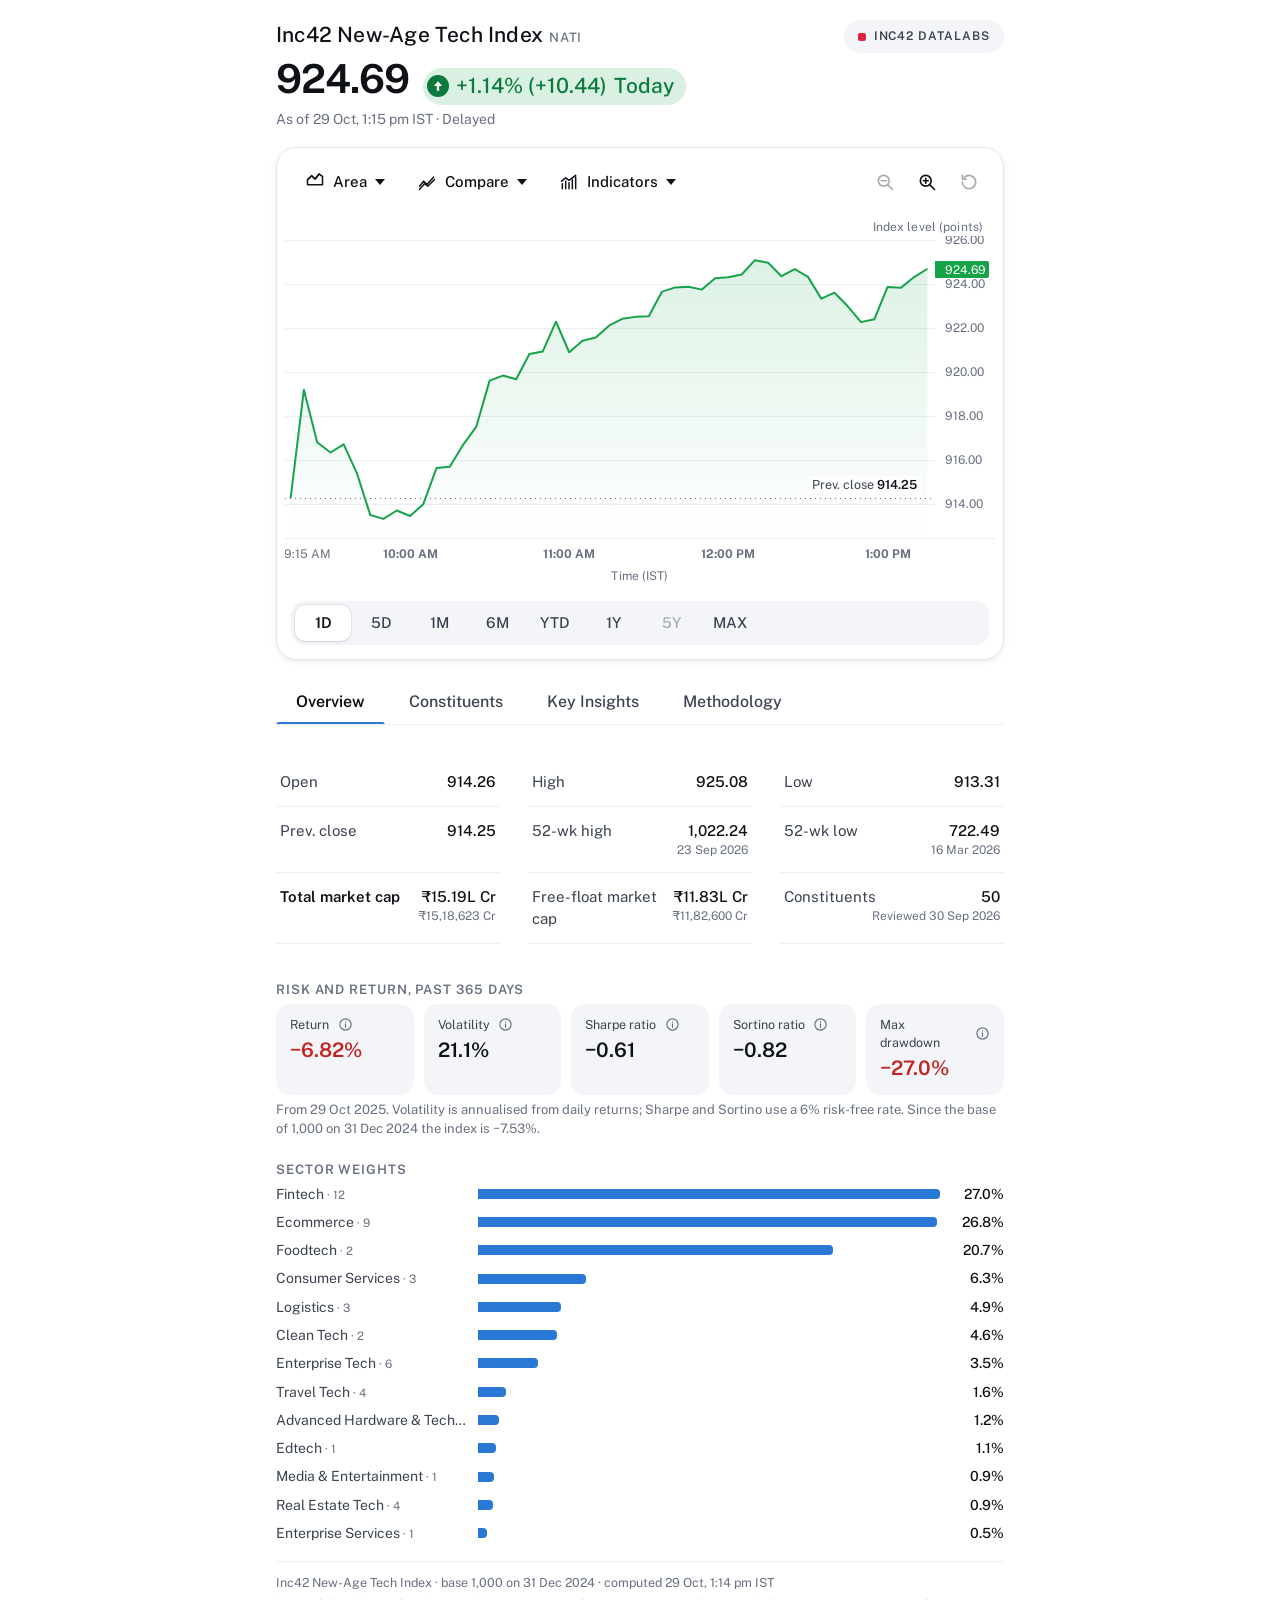
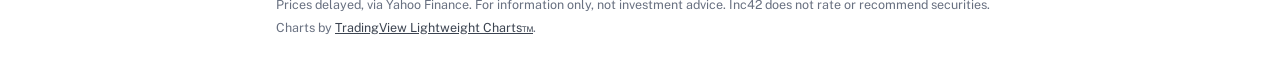
<file: v2/site/index.html>
<!doctype html>
<html lang="en">
<head>
<meta charset="utf-8">
<meta name="viewport" content="width=device-width, initial-scale=1, viewport-fit=cover">
<!-- /HEAD-START -->
<title>Inc42 New-Age Tech Index</title>
<meta name="description" content="The Inc42 New-Age Tech Index (NATI): 50 Indian new-age tech stocks, live chart and comparisons, constituent heatmap, weekly insights and company profiles.">
<link rel="icon" href="data:image/svg+xml,%3Csvg xmlns='http://www.w3.org/2000/svg' viewBox='0 0 32 32'%3E%3Crect width='32' height='32' rx='8' fill='%23dd2543'/%3E%3Cpath d='M7 22l6-7 5 4 7-9' fill='none' stroke='%23fff' stroke-width='3' stroke-linecap='round' stroke-linejoin='round'/%3E%3C/svg%3E">
<script>
  // Apply ?theme=light|dark (or #light/#dark) before first paint, so an embed in a white
  // article never flashes the dark theme while the chart library loads
  (function () {
    try {
      var q = new URLSearchParams(location.search).get("theme"), h = location.hash.replace("#", "");
      var t = q || (h === "light" || h === "dark" ? h : null);
      if (t === "light" || t === "dark") document.documentElement.setAttribute("data-theme", t);
    } catch (e) {}
  })();
</script>
<link rel="preconnect" href="https://fonts.googleapis.com">
<link rel="preconnect" href="https://fonts.gstatic.com" crossorigin>
<link rel="stylesheet" href="https://fonts.googleapis.com/css2?family=Public+Sans:wght@400;500;600;700&display=swap">
<style>
/* Layout: one column, quote header → chart card (toolbar, chart, range tabs) → tabbed detail (overview, constituents, method). Sized for an article column (≤ 760px). */
/* colour tokens live in assets/nati-ui.css, shared with the other page */

* { box-sizing: border-box; }
[hidden] { display: none !important; }
html, body { background: var(--bg); color: var(--ink); }
body { margin: 0; font: 15px/1.45 var(--font); -webkit-font-smoothing: antialiased; }
button { font: inherit; color: inherit; }
:focus-visible { outline: 2px solid var(--focus); outline-offset: 2px; }
.num { font-variant-numeric: tabular-nums; }

.wrap { max-width: 760px; margin: 0 auto; padding-block: 20px 28px; padding-inline: 16px; display: grid; gap: 18px; }

/* ---------- quote header ---------- */
.quote { display: grid; grid-template-columns: 1fr auto; gap: 4px 16px; align-items: start; }
.quote .name { grid-column: 1; grid-row: 1; font-size: 21px; font-weight: 500; letter-spacing: 0.01em; margin: 0; text-wrap: balance; }
.quote .name small { font-size: 13px; color: var(--muted); font-weight: 500; letter-spacing: 0.06em; margin-left: 6px; }
.mark { grid-column: 2; grid-row: 1; display: flex; align-items: center; gap: 8px; padding: 8px 14px; border-radius: var(--r-ctl);
  background: var(--surface); font-size: 12px; font-weight: 600; letter-spacing: 0.08em; text-transform: uppercase; color: var(--ink-2); white-space: nowrap; }
.mark i { width: 8px; height: 8px; border-radius: 2px; background: var(--brand); display: block; }
.price-row { display: flex; flex-wrap: wrap; align-items: baseline; gap: 6px 14px; grid-column: 1 / -1; grid-row: 2; }
.last { font-size: 40px; font-weight: 600; letter-spacing: -0.01em; line-height: 1.1; }
.chg { display: inline-flex; align-items: center; gap: 8px; font-size: 21px; font-weight: 500; }
.chg .dot { width: 22px; height: 22px; border-radius: 50%; display: grid; place-items: center; }
.chg.up { color: var(--up); } .chg.up .dot { background: var(--up); }
.chg.down { color: var(--down); } .chg.down .dot { background: var(--down); }
.chg .dot svg { width: 14px; height: 14px; fill: var(--bg); }
.chg.down .dot svg { transform: rotate(180deg); }
.stamp { grid-column: 1 / -1; grid-row: 3; color: var(--muted); font-size: 14px; }
.stamp .live { display: inline-flex; align-items: center; gap: 6px; }
.stamp .live::before { content: ""; width: 7px; height: 7px; border-radius: 50%; background: var(--up-line); }

/* ---------- chart card ---------- */
.card { background: var(--surface); border-radius: var(--r-card); padding: 6px; display: grid; gap: 6px; min-width: 0; }
.toolbar { display: flex; flex-wrap: wrap; gap: 4px; padding: 6px 6px 2px; }
.tb { position: relative; }
.tb > button { display: inline-flex; align-items: center; gap: 8px; height: 40px; padding: 0 14px; border: 0; border-radius: var(--r-ctl);
  background: transparent; cursor: pointer; font-weight: 500; font-size: 15px; }
.tb > button:hover, .tb > button[aria-expanded="true"] { background: var(--wash); }
.tb > button svg.ic { width: 20px; height: 20px; fill: none; stroke: currentColor; stroke-width: 1.8; stroke-linejoin: round; stroke-linecap: round; }
.tb > button .caret { width: 0; height: 0; border-left: 5px solid transparent; border-right: 5px solid transparent; border-top: 6px solid currentColor; transition: transform .15s; }
.tb > button[aria-expanded="true"] .caret { transform: rotate(180deg); }
.tb > button:disabled { opacity: .45; cursor: not-allowed; }
.pop { position: absolute; top: calc(100% + 6px); left: 0; z-index: 20; min-width: 220px; background: var(--raised); border-radius: 16px;
  box-shadow: var(--shadow); padding: 8px 0; }
.pop[hidden] { display: none !important; }
.menu-item { display: flex; align-items: center; gap: 14px; width: 100%; border: 0; background: none; padding: 12px 18px; cursor: pointer; text-align: left; font-size: 15px; }
.menu-item:hover, .menu-item:focus-visible { background: var(--wash); }
.menu-item[aria-checked="true"] { background: var(--wash); }
.menu-item svg { width: 22px; height: 22px; flex: none; fill: none; stroke: currentColor; stroke-width: 1.8; stroke-linejoin: round; stroke-linecap: round; }
.menu-item .check { width: 18px; flex: none; color: var(--focus); font-weight: 700; visibility: hidden; }
.menu-item[aria-checked="true"] .check { visibility: visible; }
.menu-item small { display: block; color: var(--muted); font-size: 12.5px; }

.cmp { width: min(420px, calc(100vw - 32px)); padding: 0; overflow: hidden; }
.cmp .search { display: flex; align-items: center; gap: 12px; padding: 12px 16px; border-bottom: 2px solid var(--focus); }
.cmp .search svg { width: 20px; height: 20px; fill: none; stroke: var(--focus); stroke-width: 2; flex: none; }
.cmp input { flex: 1; min-width: 0; border: 0; background: transparent; color: var(--ink); font: inherit; font-size: 16px; outline: none; }
.cmp input::placeholder { color: var(--muted); }
.cmp .x { border: 0; background: none; cursor: pointer; padding: 4px; color: var(--ink-2); font-size: 20px; line-height: 1; }
.cmp .list { max-height: 330px; overflow-y: auto; padding: 4px 0 8px; }
.cmp .group { padding: 12px 18px 4px; font-size: 13px; color: var(--muted); font-weight: 500; }
.sym { display: grid; grid-template-columns: 1fr auto; gap: 0 14px; width: 100%; border: 0; background: none; text-align: left; cursor: pointer; padding: 9px 18px; }
.sym:hover, .sym:focus-visible { background: var(--wash); }
.sym[aria-pressed="true"] { background: var(--wash); }
.sym:disabled { opacity: .45; cursor: not-allowed; }
.sym .n { font-weight: 600; font-size: 15.5px; display: flex; align-items: center; gap: 8px; min-width: 0; }
.sym .n span { overflow: hidden; text-overflow: ellipsis; white-space: nowrap; }
.sym .n i { width: 10px; height: 10px; border-radius: 3px; flex: none; }
.sym .s { color: var(--muted); font-size: 13px; overflow: hidden; text-overflow: ellipsis; white-space: nowrap; }
.sym .why { grid-column: 1 / -1; color: var(--muted); font-size: 12px; }
.sym .v { text-align: right; font-weight: 600; font-variant-numeric: tabular-nums; }
.sym .p { text-align: right; font-size: 13px; font-weight: 500; font-variant-numeric: tabular-nums; display: inline-flex; gap: 6px; align-items: center; justify-content: flex-end; }
.sym .p.up { color: var(--up); } .sym .p.down { color: var(--down); }
.sym .p b { width: 16px; height: 16px; border-radius: 50%; display: grid; place-items: center; }
.sym .p.up b { background: var(--up); } .sym .p.down b { background: var(--down); }
.sym .p b svg { width: 10px; height: 10px; fill: var(--bg); }
.sym .p.down b svg { transform: rotate(180deg); }
.cmp .empty { padding: 18px; color: var(--muted); }

.chips { display: flex; flex-wrap: wrap; gap: 6px; padding: 0 8px; }
.chips:empty { display: none; }
.chip { display: inline-flex; align-items: center; gap: 8px; height: 30px; padding: 0 6px 0 12px; border-radius: var(--r-ctl);
  background: var(--raised); font-size: 13.5px; font-weight: 500; border: 1px solid var(--hair); }
.chip i { width: 10px; height: 10px; border-radius: 3px; }
.chip .pct { font-variant-numeric: tabular-nums; color: var(--ink-2); }
.chip button { border: 0; background: none; cursor: pointer; width: 22px; height: 22px; border-radius: 50%; color: var(--ink-2); font-size: 16px; line-height: 1; }
.chip button:hover { background: var(--wash); }
.chip.na { opacity: .6; }

.plot { position: relative; background: var(--surface); border-radius: 12px; min-width: 0; }
#chart { height: 330px; }
#chart.with-macd { height: 430px; }
.axis-row { display: flex; justify-content: space-between; align-items: flex-end; gap: 4px 12px; flex-wrap: wrap; padding: 8px 12px 0; min-height: 26px; }
.legend { display: flex; flex-wrap: wrap; gap: 4px 14px; font-size: 12.5px; color: var(--ink-2); min-width: 0; }
.ytitle, .xtitle { font-size: 12px; color: var(--muted); letter-spacing: 0.01em; }
.ytitle { margin-left: auto; white-space: nowrap; }
.xtitle { text-align: center; padding: 2px 12px 8px; }
.chartbox { position: relative; }
.chartbox.zoomed #chart { cursor: grab; }
.chartbox.zoomed #chart:active { cursor: grabbing; }
#chart:focus-visible { outline: 2px solid var(--focus); outline-offset: -2px; border-radius: 8px; }
.zoom { margin-left: auto; display: flex; align-items: center; gap: 2px; }
.zoom button { width: 40px; height: 40px; border: 0; border-radius: 50%; background: transparent; cursor: pointer; display: grid; place-items: center; color: var(--ink); }
.zoom button:hover:not(:disabled) { background: var(--wash); }
.zoom button:disabled { opacity: .35; cursor: not-allowed; }
.zoom svg { width: 20px; height: 20px; fill: none; stroke: currentColor; stroke-width: 2; stroke-linecap: round; stroke-linejoin: round; }
.legend span { display: inline-flex; align-items: center; gap: 6px; }
.legend i { width: 14px; height: 0; border-top: 2px solid; display: inline-block; }
.legend i.dash { border-top-style: dashed; }
.legend .from { color: var(--muted); }
.legend b { font-weight: 600; font-variant-numeric: tabular-nums; color: var(--ink); }
.tip { position: absolute; top: 6px; z-index: 4; pointer-events: none; background: var(--raised); color: var(--ink); border-radius: 10px; box-shadow: var(--shadow);
  padding: 8px 11px; font-size: 13px; min-width: 120px; transform: translateX(-50%); white-space: nowrap; }
.tip[hidden] { display: none !important; }
.tip .t { color: var(--muted); font-size: 12px; margin-bottom: 2px; }
.tip .row { display: flex; align-items: center; gap: 8px; justify-content: space-between; font-variant-numeric: tabular-nums; }
.tip .row b { font-weight: 600; }
.tip .row i { width: 8px; height: 8px; border-radius: 2px; display: inline-block; margin-right: 6px; }
.tip .up { color: var(--up); } .tip .down { color: var(--down); }
.pcl { position: absolute; right: 74px; z-index: 2; transform: translateY(-120%); font-size: 12.5px; color: var(--ink-2); pointer-events: none; background: var(--surface); padding: 0 4px; }
.pcl b { color: var(--ink); font-weight: 600; font-variant-numeric: tabular-nums; }
.pcl.below { transform: translateY(20%); }
.loading { position: absolute; inset: 0; display: grid; place-items: center; color: var(--muted); font-size: 14px; }

.ranges { display: flex; gap: 4px; padding: 4px 6px 6px; overflow-x: auto; scrollbar-width: none; }
.ranges::-webkit-scrollbar { display: none; }
.ranges button { border: 0; background: none; cursor: pointer; height: 40px; min-width: 56px; padding: 0 12px; border-radius: 12px; font-size: 15px; font-weight: 500; color: var(--ink-2); flex: none; }
.ranges button:hover { background: var(--wash); }
.ranges button[aria-pressed="true"] { background: var(--raised); color: var(--ink); font-weight: 600; box-shadow: 0 0 0 1px var(--hair); }
.ranges button:disabled { opacity: .4; cursor: not-allowed; background: none; }

/* ---------- tabs ---------- */
.tabs { display: flex; gap: 4px; border-bottom: 1px solid var(--hair-strong); overflow-x: auto; scrollbar-width: none; }
.tabs button { border: 0; background: none; cursor: pointer; padding: 12px 20px 11px; font-size: 16px; font-weight: 500; color: var(--ink-2); position: relative; flex: none; }
.tabs button[aria-selected="true"] { color: var(--ink); }
.tabs button[aria-selected="true"]::after { content: ""; position: absolute; left: 0; right: 0; bottom: -1px; height: 3px; border-radius: 3px 3px 0 0; background: var(--focus); }
.panel { display: grid; gap: 22px; min-width: 0; }

.stats { display: grid; grid-template-columns: repeat(3, 1fr); column-gap: 28px; }
.stat { display: flex; justify-content: space-between; gap: 12px; padding: 13px 4px; border-bottom: 1px solid var(--hair); min-width: 0; }
.stat dt { color: var(--ink-2); min-width: 0; }
.stat dd { margin: 0; font-weight: 500; text-align: right; font-variant-numeric: tabular-nums; white-space: nowrap; }
.stat dd small { display: block; font-size: 12px; color: var(--muted); font-weight: 400; }
.stat.hl dt { color: var(--ink); font-weight: 600; }

h3 { margin: 0 0 4px; font-size: 13px; font-weight: 600; letter-spacing: 0.07em; text-transform: uppercase; color: var(--muted); }
.risk { display: grid; grid-template-columns: repeat(5, 1fr); gap: 10px; }
.risk div { background: var(--surface); border-radius: 12px; padding: 12px 14px; min-width: 0; }
.risk span { display: flex; align-items: center; gap: 4px; font-size: 12.5px; color: var(--ink-2); }
/* (i) explainers on the risk metrics: one shared card, placed under the tile that opened it */
.infowrap { position: relative; }
.info { display: inline-grid; place-items: center; width: 24px; height: 24px; margin: -4px -4px -4px 0; padding: 0; border: 0; border-radius: 50%;
  background: none; color: var(--muted); cursor: pointer; flex: none; }
.info svg { width: 15px; height: 15px; fill: none; stroke: currentColor; stroke-width: 1.8; stroke-linecap: round; }
.info:hover, .info[aria-expanded="true"] { color: var(--focus); background: var(--wash); }
.infopop { position: absolute; z-index: 6; width: min(300px, 100%); background: var(--raised); color: var(--ink); border-radius: 12px; box-shadow: var(--shadow);
  padding: 12px 14px; font-size: 13.5px; line-height: 1.45; }
.infopop b { display: block; font-size: 14px; margin-bottom: 4px; }
.infopop p { margin: 0 0 6px; color: var(--ink-2); }
.infopop p:last-child { margin-bottom: 0; }
.infopop em { font-style: normal; color: var(--ink); font-weight: 600; }
.risk b { display: block; font-size: 20px; font-weight: 600; margin-top: 2px; font-variant-numeric: tabular-nums; }
.risk b.up { color: var(--up); } .risk b.down { color: var(--down); }
.note { color: var(--muted); font-size: 13px; margin: 6px 0 0; }

.sectors { display: grid; gap: 8px; }
.sec { display: grid; grid-template-columns: minmax(0, 190px) 1fr 52px; gap: 12px; align-items: center; font-size: 14px; }
.sec .lab { overflow: hidden; text-overflow: ellipsis; white-space: nowrap; color: var(--ink-2); }
.sec .lab small { color: var(--muted); }
.sec .track { height: 10px; border-radius: 0 4px 4px 0; position: relative; }
.sec .track i { position: absolute; left: 0; top: 0; bottom: 0; background: var(--bar); border-radius: 0 4px 4px 0; min-width: 2px; }
.sec .val { text-align: right; font-variant-numeric: tabular-nums; font-weight: 500; }

/* constituents table */
.tools { display: flex; gap: 10px; align-items: center; flex-wrap: wrap; }
.tools input { flex: 1; min-width: 180px; height: 40px; border-radius: var(--r-ctl); border: 1px solid var(--hair-strong); background: var(--bg); color: var(--ink); padding: 0 16px; font: inherit; }
.tools span { color: var(--muted); font-size: 13px; }
.tablewrap { overflow-x: auto; }
table { width: 100%; border-collapse: collapse; font-size: 14px; }
th { text-align: left; font-weight: 500; color: var(--muted); font-size: 12.5px; padding: 8px 10px; border-bottom: 1px solid var(--hair-strong); white-space: nowrap; }
th button { border: 0; background: none; cursor: pointer; color: inherit; font: inherit; padding: 0; display: inline-flex; gap: 4px; align-items: center; }
th[aria-sort] button { color: var(--ink); font-weight: 600; }
th.r, td.r { text-align: right; }
td { padding: 10px; border-bottom: 1px solid var(--hair); font-variant-numeric: tabular-nums; vertical-align: middle; }
td .co { font-weight: 600; }
td .co small { display: block; font-weight: 400; color: var(--muted); font-size: 12.5px; }
td .w { display: grid; grid-template-columns: 1fr 52px; gap: 8px; align-items: center; min-width: 120px; }
td .w i { height: 8px; background: var(--bar); border-radius: 0 3px 3px 0; display: block; }
td.up { color: var(--up); } td.down { color: var(--down); }
.more { justify-self: center; height: 40px; padding: 0 20px; border-radius: var(--r-ctl); border: 1px solid var(--hair-strong);
  background: var(--bg); color: var(--ink); cursor: pointer; font-weight: 500; }
.more:hover { background: var(--wash); }
tr.cap td .w b::after { content: " cap"; font-size: 10.5px; color: var(--muted); font-weight: 500; }

/* constituents heatmap: sectors, then companies, sized by index weight and coloured by the day's change */
.seg { display: inline-flex; padding: 3px; border-radius: var(--r-ctl); background: var(--surface); flex: none; }
.seg button { border: 0; background: none; cursor: pointer; height: 34px; padding: 0 16px; border-radius: var(--r-ctl); font-weight: 500; font-size: 14px; color: var(--ink-2); }
.seg button[aria-pressed="true"] { background: var(--raised); color: var(--ink); font-weight: 600; box-shadow: 0 0 0 1px var(--hair); }
.heat { display: grid; gap: 10px; min-width: 0; }
.heat-controls { display: flex; flex-wrap: wrap; justify-content: space-between; gap: 8px 12px; }
.heat-controls .seg button { padding: 0 12px; }
.movers li small { color: var(--muted); font-size: 11.5px; }
.heat-key { display: flex; flex-wrap: wrap; justify-content: space-between; align-items: center; gap: 8px 16px; font-size: 13px; color: var(--ink-2); }
.heat-key .up { color: var(--up); font-weight: 600; } .heat-key .down { color: var(--down); font-weight: 600; }
.scale { display: grid; grid-template-columns: repeat(9, 24px); row-gap: 3px; font-size: 11px; color: var(--muted); font-variant-numeric: tabular-nums; }
.scale i { height: 10px; display: block; }
.scale i:first-child { border-radius: 3px 0 0 3px; } .scale i:nth-child(9) { border-radius: 0 3px 3px 0; }
.scale span { grid-row: 2; text-align: center; white-space: nowrap; }
.heatbox { position: relative; }
.heatmap { position: relative; background: var(--bg); }
.hsec { position: absolute; height: 18px; padding: 1px 2px 0; font-size: 10.5px; font-weight: 600; letter-spacing: 0.06em; text-transform: uppercase;
  color: var(--muted); overflow: hidden; white-space: nowrap; text-overflow: ellipsis; }
.ht { position: absolute; border: 0; padding: 5px 6px; margin: 0; cursor: pointer; overflow: hidden; text-align: left;
  display: flex; flex-direction: column; justify-content: center; align-items: center; gap: 1px; border-radius: 2px;
  color: var(--heat-lo); font-size: 11.5px; line-height: 1.2; }
.ht b { font-weight: 600; white-space: nowrap; max-width: 100%; overflow: hidden; text-overflow: clip; }
.ht span { font-variant-numeric: tabular-nums; white-space: nowrap; opacity: .9; }
.ht.big { font-size: 13px; } .ht.big b { font-size: 14px; }
.h-n { background: var(--heat-n); }
.h-u1 { background: var(--heat-u1); } .h-u2 { background: var(--heat-u2); }
.h-u3 { background: var(--heat-u3); color: var(--heat-hi); } .h-u4 { background: var(--heat-u4); color: var(--heat-hi); }
.h-d1 { background: var(--heat-d1); } .h-d2 { background: var(--heat-d2); }
.h-d3 { background: var(--heat-d3); color: var(--heat-hi); } .h-d4 { background: var(--heat-d4); color: var(--heat-hi); }
.ht.dim { opacity: .22; }
@media (hover: hover) { .ht:hover { box-shadow: inset 0 0 0 2px var(--ink); } }
.ht:focus-visible { outline: 2px solid var(--ink); outline-offset: -2px; z-index: 1; }
.ht.on { box-shadow: inset 0 0 0 2px var(--ink); }
.heattip { position: absolute; z-index: 5; pointer-events: none; background: var(--raised); color: var(--ink); border-radius: 10px; box-shadow: var(--shadow);
  padding: 9px 12px; font-size: 13px; min-width: 190px; max-width: 260px; }
.heattip .hn { font-weight: 600; font-size: 14.5px; }
.heattip .t { color: var(--muted); font-size: 12px; margin-bottom: 4px; }
.heattip .row { display: flex; justify-content: space-between; gap: 14px; font-variant-numeric: tabular-nums; }
.heattip .row b { font-weight: 600; }
.heattip .up { color: var(--up); } .heattip .down { color: var(--down); }
.heattip.pinned { pointer-events: auto; }
.heattip .go { display: block; margin-top: 7px; padding-top: 7px; border-top: 1px solid var(--hair); font-size: 12.5px; font-weight: 600; color: var(--focus); text-decoration: none; }
td .co a { color: inherit; text-decoration: underline; text-decoration-color: var(--hair-strong); text-underline-offset: 3px; }
td .co a:hover { text-decoration-color: currentColor; }
.movers { display: grid; grid-template-columns: 1fr 1fr; gap: 10px 24px; }
.movers h4 { margin: 0 0 4px; font-size: 12px; font-weight: 600; letter-spacing: 0.06em; text-transform: uppercase; color: var(--muted); }
.movers ol { margin: 0; padding: 0; list-style: none; display: grid; gap: 2px; }
.movers li { display: flex; justify-content: space-between; gap: 10px; font-size: 14px; padding: 5px 0; border-bottom: 1px solid var(--hair); }
.movers li span { overflow: hidden; text-overflow: ellipsis; white-space: nowrap; color: var(--ink-2); }
.movers li b { font-weight: 600; font-variant-numeric: tabular-nums; white-space: nowrap; }
.movers .up { color: var(--up); } .movers .down { color: var(--down); }

/* ---------- key insights ---------- */
.ins-head { display: flex; flex-wrap: wrap; justify-content: space-between; align-items: flex-end; gap: 8px 20px; }
.ins-head h3 { margin: 0 0 2px; }
.ins-title { display: grid; gap: 12px; justify-items: start; }
.days.many { gap: 3px; }
.days.many .day small { font-size: 11px; min-height: 2.5em; }
.days.many .day .col i { left: 8%; right: 8%; }
.ins-range { font-size: 14px; color: var(--ink-2); }
.ins-big { text-align: right; }
.ins-big b { display: block; font-size: 30px; font-weight: 600; line-height: 1.1; font-variant-numeric: tabular-nums; }
.ins-big b.up { color: var(--up); } .ins-big b.down { color: var(--down); }
.ins-big span { font-size: 13px; color: var(--muted); font-variant-numeric: tabular-nums; }
.ins-lines { margin: 0; padding: 0; list-style: none; display: grid; gap: 8px; }
.ins-lines li { position: relative; padding-left: 18px; color: var(--ink-2); max-width: 70ch; }
.ins-lines li::before { content: ""; position: absolute; left: 3px; top: 0.62em; width: 6px; height: 6px; border-radius: 50%; background: var(--focus); }
.ins-grid { display: grid; grid-template-columns: 1fr 1fr; gap: 14px; }
.ins-card { background: var(--surface); border-radius: 14px; padding: 14px 16px 16px; display: grid; gap: 10px; min-width: 0; align-content: start; }
.ins-card h4 { margin: 0; font-size: 15px; font-weight: 600; display: flex; align-items: center; gap: 4px; }
.ins-card .sub { margin: -6px 0 0; font-size: 12.5px; color: var(--muted); }
/* diverging bars: label | two-sided track around zero | value */
.dvs { display: grid; gap: 9px; }
.dv { display: grid; grid-template-columns: minmax(0, 118px) 1fr 62px; gap: 10px; align-items: center; font-size: 13.5px; }
.dv .lab { overflow: hidden; text-overflow: ellipsis; white-space: nowrap; color: var(--ink-2); }
.dv.me .lab { color: var(--ink); font-weight: 600; }
.dv .trk { position: relative; height: 12px; }
.dv .trk::before { content: ""; position: absolute; left: 50%; top: -4px; bottom: -4px; width: 1px; background: var(--hair-strong); }
.dv .trk i { position: absolute; top: 0; bottom: 0; min-width: 2px; }
.dv .trk i.pos { left: 50%; background: var(--up-line); border-radius: 0 4px 4px 0; }
.dv .trk i.neg { right: 50%; background: var(--down-line); border-radius: 4px 0 0 4px; }
.dvs.one .trk::before { left: 0; }
.dvs.one .trk i.pos, .dvs.one .trk i.neg { left: 0; right: auto; border-radius: 0 4px 4px 0; }
.dvs.wide .dv { grid-template-columns: minmax(0, 210px) 1fr 62px; }
.dv .val { text-align: right; font-weight: 600; font-variant-numeric: tabular-nums; white-space: nowrap; }
/* day-by-day columns around a zero line */
.days { display: grid; grid-template-columns: repeat(5, 1fr); gap: 8px; }
.day { display: grid; grid-template-rows: 132px auto; gap: 6px; text-align: center; min-width: 0; }
.day .col { position: relative; }
.day .col::before { content: ""; position: absolute; left: -4px; right: -4px; top: var(--zero); height: 1px; background: var(--hair-strong); }
.day .col i { position: absolute; left: 18%; right: 18%; min-height: 2px; }
.day .col i.pos { background: var(--up-line); border-radius: 4px 4px 0 0; }
.day .col i.neg { background: var(--down-line); border-radius: 0 0 4px 4px; }
.day .col span { position: absolute; left: -4px; right: -4px; font-size: 11.5px; font-weight: 600; font-variant-numeric: tabular-nums; color: var(--ink-2); white-space: nowrap; }
.day small { font-size: 12px; color: var(--muted); line-height: 1.25; }
.day small b { display: block; color: var(--ink-2); font-weight: 600; }
/* movers: lifted | dragged, each with a bar scaled to the largest move */
.movers2 { display: grid; grid-template-columns: 1fr 1fr; gap: 6px 28px; }
.movers2 h5 { margin: 0 0 2px; font-size: 12px; font-weight: 600; letter-spacing: 0.06em; text-transform: uppercase; color: var(--muted); }
.movers2 ol { margin: 0; padding: 0; list-style: none; }
.movers2 li { display: grid; grid-template-columns: minmax(0, 1fr) auto; gap: 2px 10px; padding: 8px 0; border-bottom: 1px solid var(--hair); }
.movers2 .co { min-width: 0; font-weight: 600; font-size: 14px; overflow: hidden; text-overflow: ellipsis; white-space: nowrap; }
.movers2 .co a { color: inherit; text-decoration: none; } .movers2 .co a:hover { text-decoration: underline; text-underline-offset: 3px; }
.movers2 .co small { display: block; font-weight: 400; font-size: 12px; color: var(--muted); overflow: hidden; text-overflow: ellipsis; }
.movers2 b { font-variant-numeric: tabular-nums; font-weight: 600; text-align: right; }
.movers2 .bar { grid-column: 1 / -1; height: 4px; border-radius: 2px; background: var(--wash); position: relative; overflow: hidden; }
.movers2 .bar i { position: absolute; left: 0; top: 0; bottom: 0; border-radius: 2px; }
.movers2 .up { color: var(--up); } .movers2 .down { color: var(--down); }
.movers2 .bar i.up { background: var(--up-line); } .movers2 .bar i.down { background: var(--down-line); }
/* correlation chart */
.corrlegend { display: flex; flex-wrap: wrap; gap: 4px 16px; font-size: 13px; color: var(--ink-2); }
.corrlegend span { display: inline-flex; align-items: center; gap: 6px; }
.corrlegend i { width: 14px; height: 0; border-top: 2px solid; }
.corrlegend b { color: var(--ink); font-weight: 600; font-variant-numeric: tabular-nums; }
.corrbox { position: relative; }
#insCorr { display: block; width: 100%; height: 220px; overflow: visible; touch-action: pan-y; }
#insCorr text { font: 11.5px var(--font); fill: var(--muted); font-variant-numeric: tabular-nums; }
#insCorr .dl { font-size: 12px; font-weight: 600; fill: var(--ink-2); }
.ctip { position: absolute; z-index: 4; pointer-events: none; background: var(--raised); color: var(--ink); border-radius: 10px; box-shadow: var(--shadow);
  padding: 8px 11px; font-size: 13px; white-space: nowrap; transform: translateX(-50%); }
.ctip .t { color: var(--muted); font-size: 12px; margin-bottom: 2px; }
.ctip .row { display: flex; justify-content: space-between; gap: 14px; font-variant-numeric: tabular-nums; }
.ctip .row i { width: 8px; height: 8px; border-radius: 2px; display: inline-block; margin-right: 6px; }
.corrtable summary { font-size: 13px; font-weight: 500; color: var(--ink-2); }
.corrtable table { margin-top: 8px; }
.method { display: grid; gap: 14px; max-width: 65ch; }
.method p, .method li { color: var(--ink-2); }
.method ul { margin: 0; padding-left: 18px; display: grid; gap: 6px; }
.method b { color: var(--ink); }
details { border-top: 1px solid var(--hair); padding-top: 10px; }
summary { cursor: pointer; font-weight: 600; }
details ul { margin-top: 8px; }

footer { color: var(--muted); font-size: 12.5px; display: grid; gap: 4px; border-top: 1px solid var(--hair); padding-top: 12px; }
footer a { color: var(--ink-2); }

@media (max-width: 640px) {
  .last { font-size: 32px; }
  .chg { font-size: 17px; }
  .quote .name { font-size: 18px; }
  .quote .name { grid-column: 1 / -1; grid-row: 2; }
  .mark { grid-row: 1; grid-column: 1 / -1; justify-self: start; padding: 6px 12px; }
  .price-row { grid-row: 3; } .stamp { grid-row: 4; }
  #chart { height: 260px; } #chart.with-macd { height: 350px; }
  .toolbar { position: relative; gap: 0; padding-inline: 2px; }
  .tb { position: static; }
  .pop { left: 6px; }
  .tb > button { padding: 0 9px; gap: 6px; font-size: 14px; }
  .tb > button .caret { border-left-width: 4px; border-right-width: 4px; border-top-width: 5px; }
  .tabs button { padding: 12px 14px 11px; font-size: 15px; }
  .tb > button .lbl-opt { display: none; }
  .stats { grid-template-columns: 1fr; }
  .risk { grid-template-columns: repeat(2, 1fr); }
  .sec { grid-template-columns: minmax(0, 120px) 1fr 48px; }
  .hide-sm { display: none; }
  .movers { grid-template-columns: 1fr; }
  .ins-grid, .movers2 { grid-template-columns: 1fr; }
  .ins-big { text-align: left; }
  .dv, .dvs.wide .dv { grid-template-columns: minmax(0, 118px) 1fr 58px; }
  .tools #consCount { margin-left: auto; }
  .tools input { order: 1; flex-basis: 100%; }
  .ranges { gap: 0; padding-inline: 2px; justify-content: space-between; }
  .ranges button { min-width: 0; padding: 0 9px; font-size: 14px; height: 36px; }
  .zoom button { width: 34px; height: 34px; }
  .zoom svg { width: 18px; height: 18px; }
  .axis-row { padding-inline: 8px; }
}
@media (max-width: 420px) { .lbl-long { display: none; } .tb > button svg.ic, #typeIcon { display: none; } .tb > button { padding: 0 7px; } #zoomReset { display: none; }
  .tabs button { padding: 12px 11px 11px; } }
@media (max-width: 359px) {
  .wrap { padding-inline: 12px; }
  .tb > button { padding: 0 5px; gap: 4px; font-size: 13.5px; }
  .zoom button { width: 30px; height: 32px; }
  .ranges button { padding: 0 5px; font-size: 13px; }
  .tabs button { padding: 12px 8px 11px; font-size: 14px; }
}
.stamp .nw { white-space: nowrap; }
@media (min-width: 641px) and (max-width: 760px) { .risk { grid-template-columns: repeat(3, 1fr); } }
@media (prefers-reduced-motion: reduce) { * { transition: none !important; } }
</style>
<link rel="stylesheet" href="assets/nati-ui.css">
<!-- /HEAD-END -->
</head>
<body>
<!-- /BODY-START -->
<noscript><p style="padding:16px;font:15px/1.5 system-ui,sans-serif">The Inc42 New-Age Tech Index chart needs JavaScript. Please enable it to see the index.</p></noscript>
<div class="wrap" id="app">
  <header class="quote">
    <h1 class="name">Inc42 New-Age Tech Index<small>NATI</small></h1>
    <div class="mark" title="Inc42 Datalabs"><i></i>Inc42 Datalabs</div>
    <div class="price-row">
      <span class="last num" id="last">—</span>
      <span class="chg" id="chg"></span>
    </div>
    <div class="stamp" id="stamp">Loading index…</div>
  </header>

  <section class="card" aria-label="Index chart">
    <div class="toolbar">
      <div class="tb">
        <button id="typeBtn" aria-haspopup="menu" aria-expanded="false" aria-controls="typeMenu">
          <span id="typeIcon"></span><span id="typeLabel">Area</span><span class="caret"></span>
        </button>
        <div class="pop" id="typeMenu" role="menu" hidden></div>
      </div>
      <div class="tb">
        <button id="cmpBtn" aria-haspopup="dialog" aria-expanded="false" aria-controls="cmpPop">
          <svg class="ic" viewBox="0 0 24 24"><path d="M3 17l5-6 4 4 8-9"/><path d="M3 21l6-7 4 3 8-8"/></svg><span>Compare</span><span class="caret"></span>
        </button>
        <div class="pop cmp" id="cmpPop" role="dialog" aria-label="Compare with an index or a constituent" hidden>
          <div class="search">
            <svg viewBox="0 0 24 24"><circle cx="10.5" cy="10.5" r="6.5"/><path d="M15.5 15.5L21 21"/></svg>
            <input id="cmpSearch" type="search" placeholder="Search indices or companies…" autocomplete="off" aria-label="Search indices or companies">
            <button class="x" id="cmpClose" aria-label="Close">×</button>
          </div>
          <div class="list" id="cmpList"></div>
        </div>
      </div>
      <div class="tb">
        <button id="indBtn" aria-haspopup="menu" aria-expanded="false" aria-controls="indMenu">
          <svg class="ic" viewBox="0 0 24 24"><path d="M4 20V14M8 20V11M12 20V13M16 20V9M20 20V6"/><path d="M3 11l5-4 4 3 8-6"/></svg><span>Indicators</span><span class="caret"></span>
        </button>
        <div class="pop" id="indMenu" role="menu" hidden></div>
      </div>
      <div class="zoom" role="group" aria-label="Zoom">
        <button id="zoomOut" type="button" aria-label="Zoom out" title="Zoom out (−)"><svg viewBox="0 0 24 24"><circle cx="10.5" cy="10.5" r="6.5"/><path d="M15.5 15.5L21 21M7.5 10.5h6"/></svg></button>
        <button id="zoomIn" type="button" aria-label="Zoom in" title="Zoom in (+)"><svg viewBox="0 0 24 24"><circle cx="10.5" cy="10.5" r="6.5"/><path d="M15.5 15.5L21 21M7.5 10.5h6M10.5 7.5v6"/></svg></button>
        <button id="zoomReset" type="button" aria-label="Reset zoom" title="Reset zoom (0)"><svg viewBox="0 0 24 24"><path d="M4 12a8 8 0 1 0 2.4-5.7"/><path d="M4 4v4.5h4.5"/></svg></button>
      </div>
    </div>
    <div class="chips" id="chips"></div>
    <div class="plot">
      <div class="axis-row">
        <div class="legend" id="legend"></div>
        <div class="ytitle" id="ytitle" aria-hidden="true">Index level (points)</div>
      </div>
      <div class="chartbox" id="chartbox">
        <div id="chart" role="img" tabindex="0" aria-label="Index chart"></div>
        <div class="tip" id="tip" hidden></div>
        <div class="pcl" id="pcl" hidden></div>
        <div class="loading" id="loading">Loading chart…</div>
      </div>
      <div class="xtitle" id="xtitle" aria-hidden="true"></div>
    </div>
    <div class="ranges" id="ranges" role="group" aria-label="Time range"></div>
  </section>

  <nav class="tabs" role="tablist" aria-label="Index details">
    <button role="tab" id="tab-overview" aria-selected="true" aria-controls="p-overview">Overview</button>
    <button role="tab" id="tab-constituents" aria-selected="false" aria-controls="p-constituents">Constituents</button>
    <button role="tab" id="tab-insights" aria-selected="false" aria-controls="p-insights" aria-label="Key Insights" hidden><span class="lbl-long">Key </span>Insights</button>
    <button role="tab" id="tab-method" aria-selected="false" aria-controls="p-method" aria-label="Methodology">Method<span class="lbl-long">ology</span></button>
  </nav>

  <section class="panel" id="p-overview" role="tabpanel" aria-labelledby="tab-overview">
    <dl class="stats" id="stats"></dl>
    <div>
      <h3>Risk and return, past 365 days</h3>
      <div class="riskwrap infowrap">
        <div class="risk" id="risk"></div>
        <div class="infopop" id="infoPop" role="note" hidden></div>
      </div>
      <p class="note" id="riskNote"></p>
    </div>
    <div>
      <h3>Sector weights</h3>
      <div class="sectors" id="sectors"></div>
    </div>
  </section>

  <section class="panel" id="p-constituents" role="tabpanel" aria-labelledby="tab-constituents" hidden>
    <div class="tools">
      <div class="seg" id="consView" role="group" aria-label="Show constituents as">
        <button type="button" data-view="map" aria-pressed="true">Heatmap</button>
        <button type="button" data-view="table" aria-pressed="false">Table</button>
      </div>
      <input id="consSearch" type="search" placeholder="Filter by company or sector" aria-label="Filter constituents">
      <span id="consCount"></span>
    </div>
    <div class="heat" id="heatView">
      <div class="heat-controls">
        <div class="seg" id="heatPeriod" role="group" aria-label="Return period">
          <button type="button" data-hp="1D" aria-pressed="true">1D</button>
          <button type="button" data-hp="1W" aria-pressed="false">1W</button>
          <button type="button" data-hp="1M" aria-pressed="false">1M</button>
          <button type="button" data-hp="YTD" aria-pressed="false">YTD</button>
          <button type="button" data-hp="1Y" aria-pressed="false">1Y</button>
        </div>
        <div class="seg" id="heatGroup" role="group" aria-label="Group companies by">
          <button type="button" data-hg="sector" aria-pressed="true">By sector</button>
          <button type="button" data-hg="return" aria-pressed="false">By return</button>
        </div>
      </div>
      <div class="heat-key"><span id="heatBreadth"></span><div class="scale" id="heatScale" aria-hidden="true"></div></div>
      <div class="heatbox">
        <div class="heatmap" id="heatmap" role="group" aria-label="Heatmap of index constituents"></div>
        <div class="heattip" id="heatTip" hidden></div>
      </div>
      <div class="movers" id="heatMovers"></div>
      <p class="note" id="heatNote"></p>
    </div>
    <div class="tablewrap" id="tableView" hidden>
      <table>
        <thead><tr id="consHead"></tr></thead>
        <tbody id="consBody"></tbody>
      </table>
    </div>
    <button class="more" id="consMore" type="button" aria-expanded="false" hidden></button>
  </section>

  <section class="panel" id="p-insights" role="tabpanel" aria-labelledby="tab-insights" hidden>
    <div class="ins-head">
      <div class="ins-title">
        <div class="seg" id="insWin" role="group" aria-label="Insights period">
          <button type="button" data-win="5" aria-pressed="true" aria-label="Past 5 sessions">1W</button>
          <button type="button" data-win="10" aria-pressed="false" aria-label="Past 10 sessions">2W</button>
          <button type="button" data-win="20" aria-pressed="false" aria-label="Past 20 sessions">1M</button>
        </div>
        <div><h3 id="insLabel">Past week</h3><div class="ins-range" id="insRange"></div></div>
      </div>
      <div class="ins-big" id="insBig"></div>
    </div>
    <ul class="ins-lines" id="insLines"></ul>
    <div class="ins-grid">
      <div class="ins-card"><h4>Against benchmarks</h4><p class="sub" id="insBenchSub">Change over the same sessions</p><div class="dvs" id="insBench"></div></div>
      <div class="ins-card"><h4>Day by day</h4><p class="sub">NATI's change each session</p><div class="days" id="insDays"></div></div>
    </div>
    <div class="ins-card">
      <h4>What moved the index</h4>
      <p class="sub" id="insMoversSub">Index points each company added or took away (its weight going into each session × its move)</p>
      <div class="movers2" id="insMovers"></div>
      <p class="note" id="insPct"></p>
    </div>
    <div class="ins-card"><h4>By sector</h4><p class="sub" id="insSectorsSub">Index points by sector</p><div class="dvs wide" id="insSectors"></div></div>
    <div class="ins-card infowrap" id="insCorrCard">
      <h4 data-anchor>Correlation with benchmarks<button type="button" class="info" data-info="corr" aria-expanded="false"
        aria-controls="infoPop2" aria-label="What is correlation?"><svg viewBox="0 0 24 24" aria-hidden="true"><circle cx="12" cy="12" r="9"/><path d="M12 11v5.5M12 7.6v.2"/></svg></button></h4>
      <div class="infopop" id="infoPop2" role="note" hidden></div>
      <p class="sub" id="insCorrSub"></p>
      <div class="corrlegend" id="insCorrLegend"></div>
      <div class="corrbox" id="insCorrBox"><svg id="insCorr" role="img"></svg><div class="ctip" id="insCorrTip" hidden></div></div>
      <details class="corrtable"><summary>Show as a table</summary><div class="tablewrap"><table id="insCorrTable"></table></div></details>
      <p class="note" id="insCorrNote"></p>
    </div>
  </section>

  <section class="panel" id="p-method" role="tabpanel" aria-labelledby="tab-method" hidden>
    <div class="method" id="method"></div>
  </section>

  <footer id="foot"></footer>
</div>

<script src="vendor/lightweight-charts-5.0.9.standalone.production.js"></script>
<script>
(() => {
"use strict";
const LWC = window.LightweightCharts;
const DATA = "data/";
const MAX_COMPARE = 4;
const RANGES = [
  { id: "1D", label: "1D", phrase: "Today" },
  { id: "5D", label: "5D", phrase: "past 5 days" },
  { id: "1M", label: "1M", phrase: "past month" },
  { id: "6M", label: "6M", phrase: "past 6 months" },
  { id: "YTD", label: "YTD", phrase: "year to date" },
  { id: "1Y", label: "1Y", phrase: "past year" },
  { id: "5Y", label: "5Y", phrase: "past 5 years" },
  { id: "MAX", label: "MAX", phrase: "since launch base" },
];
const TYPES = [
  { id: "line", label: "Line", icon: '<path d="M3 17l6-6 4 4 8-8"/>' },
  { id: "area", label: "Area", icon: '<path d="M3 19V13l5-5 4 4 5-6 4 3v10z"/><path d="M3 13l5-5 4 4 5-6 4 3"/>' },
  { id: "candle", label: "Candle", icon: '<path d="M8 3v4M8 15v6M16 3v6M16 17v4"/><rect x="5.5" y="7" width="5" height="8" rx="1"/><rect x="13.5" y="9" width="5" height="8" rx="1"/>' },
  { id: "bar", label: "Bar", icon: '<path d="M6 20V11M12 20V5M18 20V14"/><path d="M4 11h2M12 8h2M10 5h2M16 14h2M18 17h2"/>' },
];
const INDICATORS = [
  { id: "ma", label: "Moving average", sub: "20 sessions intraday and 1M · 50 sessions on longer ranges" },
  { id: "macd", label: "Moving average convergence divergence", sub: "MACD 12, 26, 9 · shown below the chart" },
  { id: "env", label: "Moving average envelope", sub: "20-period average ± 2.5%" },
];
const ARROW = '<svg viewBox="0 0 24 24"><path d="M12 4l7 8h-5v8h-4v-8H5z"/></svg>';

const state = {
  range: "1D", type: "area", compares: [], ind: { ma: false, macd: false, env: false },
  sortKey: "weight", sortDir: -1, consFilter: "", consAll: false, consView: "map", insWin: "5", heatPeriod: "1D", heatGroup: "sector",
};
let IDX, SYMBOLS, CONS, REVIEWS;
// The reader's view (range, chart type, comparisons, indicators, tab, constituents view) is kept
// for the browser tab's session, so a reload or a trip to a company profile and back keeps it
const STORE_KEY = "nati:v2:index";
function saveState() {
  try {
    const tab = document.querySelector('[role="tab"][aria-selected="true"]');
    sessionStorage.setItem(STORE_KEY, JSON.stringify({ range: state.range, type: state.type, compares: state.compares,
      ind: state.ind, sortKey: state.sortKey, sortDir: state.sortDir, consView: state.consView, insWin: state.insWin, heatPeriod: state.heatPeriod, heatGroup: state.heatGroup, tab: tab ? tab.id : null }));
  } catch (e) { /* storage blocked (private mode, partitioned iframe): the view simply isn't remembered */ }
}
// Restores what is still valid against the current data; returns the saved tab id
function restoreState() {
  let s = null;
  try { s = JSON.parse(sessionStorage.getItem(STORE_KEY) || "null"); } catch (e) {}
  if (!s || typeof s !== "object") return null;
  if (RANGES.some((r) => r.id === s.range)) state.range = s.range;
  if (TYPES.some((t) => t.id === s.type)) state.type = s.type;
  if (Array.isArray(s.compares)) state.compares = s.compares.filter((id) => findSymbol(id)).slice(0, MAX_COMPARE);
  if (s.ind) for (const k of Object.keys(state.ind)) state.ind[k] = !!s.ind[k];
  if (COLS.some((c) => c.key === s.sortKey)) { state.sortKey = s.sortKey; state.sortDir = s.sortDir === 1 ? 1 : -1; }
  if (s.consView === "map" || s.consView === "table") state.consView = s.consView;
  if (["5", "10", "20"].includes(s.insWin)) state.insWin = s.insWin;
  if (["1D", "1W", "1M", "YTD", "1Y"].includes(s.heatPeriod)) state.heatPeriod = s.heatPeriod;
  if (s.heatGroup === "sector" || s.heatGroup === "return") state.heatGroup = s.heatGroup;
  return typeof s.tab === "string" ? s.tab : null;
}
// Companies with a profile page (data/companies/index.json); none when the list is missing
let PROFILES = new Set();
let RETURNS = {};       // id -> {"1W", "1M", "YTD", "1Y", since?}: the heatmap's longer periods
const profileHref = (id) => {
  const q = new URLSearchParams({ id });
  const t = new URLSearchParams(location.search).get("theme");
  if (t) q.set("theme", t);
  return "company.html?" + q + "#" + id;     // the hash carries the id where a host drops the query
};
const seriesCache = new Map();
let chart = null;

const $ = (s) => document.querySelector(s);
const css = (name) => getComputedStyle(document.documentElement).getPropertyValue(name).trim();
const nf2 = new Intl.NumberFormat("en-IN", { minimumFractionDigits: 2, maximumFractionDigits: 2 });
const nf0 = new Intl.NumberFormat("en-IN", { maximumFractionDigits: 0 });
const fmt = (v) => nf2.format(v);
const pct = (v, d = 2) => (v > 0 ? "+" : v < 0 ? "−" : "") + Math.abs(v * 100).toFixed(d) + "%";
const signed = (v) => (v > 0 ? "+" : v < 0 ? "−" : "") + nf2.format(Math.abs(v));
const lakhCr = (cr) => "₹" + (cr / 1e5).toFixed(2) + "L Cr";
const ratio = (v) => (v == null ? "—" : (v < 0 ? "−" : "") + Math.abs(v).toFixed(2));
const MONTHS = ["Jan","Feb","Mar","Apr","May","Jun","Jul","Aug","Sep","Oct","Nov","Dec"];
const dstr = (s) => { const [y, m, d] = s.split("-").map(Number); return `${d} ${MONTHS[m - 1]} ${y}`; };
const clock = (sec) => { const d = new Date(sec * 1000); let h = d.getUTCHours(); const m = d.getUTCMinutes();
  const ap = h >= 12 ? "PM" : "AM"; h = h % 12 || 12; return `${h}:${String(m).padStart(2, "0")} ${ap}`; };
const dayOf = (sec) => { const d = new Date(sec * 1000); return `${MONTHS[d.getUTCMonth()]} ${d.getUTCDate()}`; };

async function getJSON(path) {
  const r = await fetch(DATA + path, { cache: "no-cache" });
  if (!r.ok) throw new Error(`${path}: ${r.status}`);
  return r.json();
}
// Every constituent with a profile can be compared too, in weight order
function constituentSymbols() {
  return [...CONS].filter((c) => PROFILES.has(c.id)).sort((a, b) => b.weight - a.weight).map((c) => ({
    id: c.id, name: c.company, sub: `${c.ticker} · ${c.sector}`,
    kind: "constituent", region: "IN", intraday: true, last: c.price, change_pct: c.change_pct, rupee: true }));
}
const findSymbol = (id) => SYMBOLS.find((s) => s.id === id) || constituentSymbols().find((s) => s.id === id);
const isConstituent = (id) => CONS.some((c) => c.id === id);
async function getSeries(id) {
  if (!seriesCache.has(id)) {
    // a company's prices come from its profile file, reshaped like an index series
    const p = isConstituent(id)
      ? getJSON(`companies/${id}.json`).then((d) => ({ id, name: d.company, daily: d.daily.map((r) => [r[0], r[4]]), sessions: d.sessions }))
      : getJSON(`series/${id}.json`);
    p.catch(() => seriesCache.delete(id));
    seriesCache.set(id, p);
  }
  return seriesCache.get(id);
}
// One entry per comparison; null where the file could not be loaded (the chart still draws)
async function loadCompares() {
  const res = await Promise.allSettled(state.compares.map(getSeries));
  return res.map((x) => (x.status === "fulfilled" ? x.value : null));
}
// A compare index on NATI's own sessions: the last close on or before each date
// (Indian and US markets keep different holidays, and US closes come later in the day)
function alignDaily(rows, dates) {
  const out = []; let i = -1;
  for (const d of dates) {
    while (i + 1 < rows.length && rows[i + 1][0] <= d) i++;
    if (i >= 0) out.push({ time: d, value: rows[i][1] });
  }
  return out;
}
const shortDate = (s) => { const [, m, d] = s.split("-").map(Number); return `${d} ${MONTHS[m - 1]}`; };
// "Live" only while the market is open and the last refresh is recent; a stalled refresh
// must not keep showing a live dot
const isLive = () => IDX.market_open &&
  Date.now() - new Date(IDX.as_of).getTime() < ((IDX.refresh_minutes || 20) + 45) * 60000;

/* ---------------- range maths ---------------- */
const isIntraday = (r) => r === "1D" || r === "5D";
function rangeStart(lastDate, r) {
  const d = new Date(lastDate + "T00:00:00Z");
  const back = { "1M": [0, 1], "6M": [0, 6], "1Y": [1, 0], "5Y": [5, 0] }[r];
  if (back) { d.setUTCFullYear(d.getUTCFullYear() - back[0]); d.setUTCMonth(d.getUTCMonth() - back[1]); }
  if (r === "YTD") return `${d.getUTCFullYear() - 1}-12-31`;
  if (r === "MAX") return "0000-00-00";
  return d.toISOString().slice(0, 10);
}
// daily rows [[date, ...]] → slice from the last row on or before the range start (the anchor)
function sliceDaily(rows, r, lastDate) {
  const start = rangeStart(lastDate, r);
  let i = 0;
  for (let k = 0; k < rows.length; k++) { if (rows[k][0] <= start) i = k; else break; }
  return rows.slice(i);
}
// intraday sessions → points plus the baseline (previous close)
function sliceSessions(sessions, r) {
  const use = r === "1D" ? sessions.slice(-1) : sessions.slice(-5);
  if (!use.length) return null;
  const pts = use.flatMap((s) => s.points);
  return { pts, base: use[0].prev_close ?? pts[0][1], dates: use.map((s) => s.date) };
}

function indexView(r) {
  if (isIntraday(r)) {
    const s = sliceSessions(IDX.sessions, r);
    return { kind: "intraday", pts: s.pts.map(([t, v]) => ({ time: t, value: v })), base: s.base, dates: s.dates };
  }
  const rows = sliceDaily(IDX.daily, r, IDX.session_date);
  return {
    kind: "daily",
    pts: rows.map((x) => ({ time: x[0], value: x[4] })),
    ohlc: rows.map((x) => ({ time: x[0], open: x[1], high: x[2], low: x[3], close: x[4] })),
    base: rows[0][4],
  };
}

// Candles for intraday ranges, built from the index's own 5-minute path
function intradayCandles(pts, minutes) {
  const out = []; let cur = null; let prev = null;
  for (const p of pts) {
    const b = Math.floor(p.time / (minutes * 60)) * minutes * 60;
    if (!cur || cur.time !== b) {
      if (cur) out.push(cur);
      const o = prev && dayOf(prev.time) === dayOf(p.time) ? prev.value : p.value;
      cur = { time: b, open: o, high: Math.max(o, p.value), low: Math.min(o, p.value), close: p.value };
    } else {
      cur.high = Math.max(cur.high, p.value); cur.low = Math.min(cur.low, p.value); cur.close = p.value;
    }
    prev = p;
  }
  if (cur) out.push(cur);
  return out;
}

/* ---------------- indicators ---------------- */
function sma(vals, n) { const out = new Array(vals.length).fill(null); let s = 0;
  for (let i = 0; i < vals.length; i++) { s += vals[i]; if (i >= n) s -= vals[i - n]; if (i >= n - 1) out[i] = s / n; } return out; }
function ema(vals, n) { const out = new Array(vals.length).fill(null); const k = 2 / (n + 1); let e = null;
  for (let i = 0; i < vals.length; i++) { if (vals[i] == null) continue; e = e == null ? vals[i] : vals[i] * k + e * (1 - k); out[i] = i >= n - 1 ? e : null; } return out; }
// Full-history series for the active granularity, so indicators are warmed up at the range start
function fullIndexSeries(r) {
  if (isIntraday(r)) return IDX.sessions.flatMap((s) => s.points).map(([t, v]) => ({ time: t, value: v }));
  return IDX.daily.map((x) => ({ time: x[0], value: x[4] }));
}

/* ---------------- header ---------------- */
function renderHeader(view) {
  const last = isIntraday(state.range) ? IDX.last : view.pts[view.pts.length - 1].value;
  const ch = last - view.base;
  const up = ch >= 0;
  $("#last").textContent = fmt(isIntraday(state.range) ? IDX.last : last);
  const phrase = RANGES.find((x) => x.id === state.range).phrase;
  const el = $("#chg");
  el.className = "chg " + (up ? "up" : "down");
  el.innerHTML = `<span class="dot" aria-hidden="true">${ARROW}</span><span class="num">${pct(ch / view.base)} (${signed(ch)})</span><span>${phrase}</span>`;
  renderStamp();
}
function renderStamp() {
  const t = new Date(IDX.as_of);
  const when = t.toLocaleString("en-IN", { timeZone: "Asia/Kolkata", month: "short", day: "numeric", hour: "numeric", minute: "2-digit" });
  $("#stamp").innerHTML = isLive()
    ? `<span class="live">${when} IST</span> · Delayed · <span class="nw">Updates every ${IDX.refresh_minutes || 20} minutes</span>`
    : IDX.market_open ? `As of ${when} IST · Delayed` : `${when} IST · At close`;
}

/* ---------------- chart ---------------- */
function themeColors() {
  return {
    surface: css("--card"), ink: css("--ink"), ink2: css("--ink-2"), muted: css("--muted"), hair: css("--hair"),
    up: css("--up-line"), upFill: css("--up-fill"), down: css("--down-line"), downFill: css("--down-fill"),
    s: [css("--s1"), css("--s2"), css("--s3"), css("--s4"), css("--s5")], font: css("--font"),
  };
}
function transparent(c) { return c.startsWith("rgba") ? c.replace(/[\d.]+\)$/, "0)") : c + "00"; }

let renderToken = 0;
let chartSlots = 0, dataSlots = 0, chartFit = null, zoomMemo = null;
// The reader's zoom (a visible time range), or null when the whole range is shown. Only
// recorded once a new chart has settled, so its initial default view never counts as a zoom.
let zoomState = null, settling = false;
const MIN_ZOOM_SLOTS = 8;

function isZoomed() {
  if (!chart) return false;
  const lr = chart.timeScale().getVisibleLogicalRange();
  return !!lr && lr.to - lr.from < (chartSlots - 1) * 0.98;
}
function updateZoomUI() {
  const lr = chart && chart.timeScale().getVisibleLogicalRange();
  const w = lr ? lr.to - lr.from : 0;
  const zoomed = isZoomed();
  $("#zoomIn").disabled = !lr || w <= Math.min(MIN_ZOOM_SLOTS, chartSlots - 1) + 0.5;
  $("#zoomOut").disabled = !zoomed;
  $("#zoomReset").disabled = !zoomed;
  $("#chartbox").classList.toggle("zoomed", zoomed);
}
// f < 1 zooms in, f > 1 zooms out. Zooming keeps the latest data in view when it already is.
function zoomBy(f) {
  if (!chart) return;
  const ts = chart.timeScale();
  const lr = ts.getVisibleLogicalRange();
  if (!lr) return;
  const max = chartSlots - 1, end = dataSlots - 1;
  const nw = Math.max(Math.min(MIN_ZOOM_SLOTS, max), Math.min(max, (lr.to - lr.from) * f));
  if (nw >= max * 0.98) { chartFit(); return; }
  let to = lr.to >= end - 0.5 ? end : (lr.from + lr.to) / 2 + nw / 2;
  let from = to - nw;
  if (from < 0) { from = 0; to = nw; }
  if (to > max) { to = max; from = max - nw; }
  ts.setVisibleLogicalRange({ from, to });
}
function panBy(frac) {
  if (!chart || !isZoomed()) return;
  const ts = chart.timeScale();
  const lr = ts.getVisibleLogicalRange();
  const w = lr.to - lr.from, max = chartSlots - 1;
  const from = Math.max(0, Math.min(max - w, lr.from + w * frac));
  ts.setVisibleLogicalRange({ from, to: from + w });
}

async function renderChart() {
  const token = ++renderToken;
  saveState();
  const r = state.range;
  const view = indexView(r);
  renderHeader(view);
  const comparing = state.compares.length > 0;
  const compareData = comparing ? await loadCompares() : [];
  if (token !== renderToken) return;
  // A redraw of the same view (indicator toggled, theme change, resize) keeps the zoom
  const zoomKey = `${r}|${comparing ? "cmp" : state.type}`;
  const keep = zoomMemo === zoomKey ? zoomState : null;
  if (!keep) zoomState = null;

  const C = themeColors();
  const el = $("#chart");
  $("#tip").hidden = true;
  el.classList.toggle("with-macd", state.ind.macd);
  if (chart) { chart.remove(); chart = null; }
  $("#loading").hidden = true;

  const intraday = view.kind === "intraday";
  chart = LWC.createChart(el, {
    autoSize: true,
    layout: { background: { type: "solid", color: C.surface }, textColor: C.muted, fontFamily: C.font, fontSize: 12,
      attributionLogo: false, panes: { separatorColor: C.hair, enableResize: false } },
    grid: { vertLines: { visible: false }, horzLines: { color: C.hair } },
    rightPriceScale: { borderVisible: false, scaleMargins: { top: 0.08, bottom: 0.06 } },
    timeScale: { borderVisible: false, timeVisible: intraday, secondsVisible: false, rightOffset: 0,
      fixLeftEdge: true, fixRightEdge: true,
      lockVisibleTimeRangeOnResize: true,
      tickMarkFormatter: (time, type) => {
        if (typeof time === "number") return type === LWC.TickMarkType.Time ? clock(time) : dayOf(time);
        const s = typeof time === "string" ? time : `${time.year}-${String(time.month).padStart(2, "0")}-${String(time.day).padStart(2, "0")}`;
        const [y, m, d] = s.split("-").map(Number);
        if (type === LWC.TickMarkType.Year) return String(y);
        if (type === LWC.TickMarkType.Month) return MONTHS[m - 1];
        return `${MONTHS[m - 1]} ${d}`;
      } },
    crosshair: { mode: LWC.CrosshairMode.Normal,
      vertLine: { color: C.muted, width: 1, style: LWC.LineStyle.Solid, labelVisible: false },
      horzLine: { color: C.muted, width: 1, style: LWC.LineStyle.Dashed, labelBackgroundColor: C.ink2 } },
    // Wheel scrolling is left to the page (the widget sits inside articles). Zoom with the
    // buttons, Ctrl/⌘ + wheel, a pinch, or by dragging the date axis; drag the chart to pan.
    handleScroll: { mouseWheel: false, pressedMouseMove: true, horzTouchDrag: true, vertTouchDrag: false },
    handleScale: { mouseWheel: false, pinch: true, axisPressedMouseMove: { time: true, price: false },
      axisDoubleClickReset: { time: true, price: true } },
    localization: { locale: "en-IN", priceFormatter: (v) => comparing ? (v >= 0 ? "+" : "−") + Math.abs(v).toFixed(2) + "%" : fmt(v) },
  });

  const up = view.pts[view.pts.length - 1].value >= view.base;
  const lineCol = comparing ? C.s[0] : up ? C.up : C.down;
  const toPct = (v, base) => (v / base - 1) * 100;
  const legend = [];
  const tipSeries = [];       // [{series, label, color, kind}]
  let main, mainData = [], padSlots = 0;
  let natiBase = view.base;              // a comparison may start NATI later than the range start

  if (comparing) {
    // Each comparison's points over the view: intraday sessions, or daily closes on NATI's dates
    const lines = compareData.map((sd) => {
      if (!sd) return null;                              // failed to load; the chip says so
      if (intraday) {
        const sess = sliceSessions(sd.sessions || [], r);
        return sess ? { sd, pts: sess.pts.map(([t, v]) => ({ time: t, value: v })), base: sess.base } : null;  // daily-only index
      }
      const pts = alignDaily(sd.daily, view.pts.map((p) => p.time));
      return pts.length ? { sd, pts } : null;
    });
    // A company listed after the start of the range has a shorter history: every line then starts
    // on the latest first date, so all the percentages cover the same days
    let from = view.pts[0].time;
    if (!intraday) for (const l of lines) if (l && l.pts[0].time > from) from = l.pts[0].time;
    const own = view.pts.filter((p) => p.time >= from);
    natiBase = from === view.pts[0].time ? view.base : own[0].value;
    main = chart.addSeries(LWC.LineSeries, { color: lineCol, lineWidth: 2, priceLineVisible: false, crosshairMarkerRadius: 4 });
    mainData = own.map((p) => ({ time: p.time, value: toPct(p.value, natiBase) }));
    main.setData(mainData);
    tipSeries.push({ series: main, label: "NATI", color: lineCol, pct: true });
    // each line's change over the period sits in the legend, as on the company profile
    const endPct = (d) => { const v = d[d.length - 1].value; return (v >= 0 ? "+" : "−") + Math.abs(v).toFixed(2) + "%"; };
    legend.push(`<span><i style="border-color:${lineCol}"></i>NATI <b>${endPct(mainData)}</b></span>`);
    lines.forEach((l, k) => {
      if (!l) return;
      const col = C.s[k + 1];
      const pts = intraday ? l.pts : l.pts.filter((p) => p.time >= from);
      const base = intraday ? l.base : pts[0].value;
      const s = chart.addSeries(LWC.LineSeries, { color: col, lineWidth: 2, priceLineVisible: false, crosshairMarkerRadius: 4 });
      const line = pts.map((p) => ({ time: p.time, value: toPct(p.value, base) }));
      s.setData(line);
      tipSeries.push({ series: s, label: l.sd.name, color: col, pct: true });
      legend.push(`<span><i style="border-color:${col}"></i>${l.sd.name} <b>${endPct(line)}</b></span>`);
    });
    if (from !== view.pts[0].time) {
      const late = lines.filter((l) => l && l.pts[0].time === from).map((l) => l.sd.name);
      legend.push(`<span class="from">From ${dstr(from)}, when ${late.join(" and ")} ${late.length > 1 ? "were" : "was"} listed</span>`);
    }
  } else if (state.type === "candle" || state.type === "bar") {
    const data = intraday ? intradayCandles(view.pts, r === "1D" ? 15 : 60) : view.ohlc;
    const def = state.type === "candle" ? LWC.CandlestickSeries : LWC.BarSeries;
    const opts = state.type === "candle"
      ? { upColor: C.up, downColor: C.down, borderVisible: false, wickUpColor: C.up, wickDownColor: C.down, priceLineVisible: false }
      : { upColor: C.up, downColor: C.down, thinBars: false, priceLineVisible: false };
    main = chart.addSeries(def, opts);
    mainData = data;
    main.setData(data);
    tipSeries.push({ series: main, label: "NATI", color: lineCol, ohlc: true });
  } else if (state.type === "line") {
    main = chart.addSeries(LWC.LineSeries, { color: lineCol, lineWidth: 2, priceLineVisible: false, crosshairMarkerRadius: 4 });
    mainData = view.pts;
    main.setData(mainData);
    tipSeries.push({ series: main, label: "NATI", color: lineCol });
  } else {
    main = chart.addSeries(LWC.AreaSeries, { lineColor: lineCol, topColor: up ? C.upFill : C.downFill,
      bottomColor: transparent(up ? C.upFill : C.downFill), lineWidth: 2, priceLineVisible: false, crosshairMarkerRadius: 4 });
    mainData = view.pts;
    main.setData(mainData);
    tipSeries.push({ series: main, label: "NATI", color: lineCol });
  }

  // Whitespace to the end of today's session so the 1D chart spans 9:15 AM–3:30 PM
  if (intraday && r === "1D" && isLive()) {
    const lastT = view.pts[view.pts.length - 1].time;
    const close = lastT - (lastT % 86400) + (15 * 60 + 30) * 60;
    const ws = [];
    const step = state.type === "candle" || state.type === "bar" ? (comparing ? 300 : 900) : 300;
    for (let t = lastT + step; t < close; t += step) ws.push({ time: t });
    if (ws.length) {
      main.setData([...mainData, ...ws]); padSlots = ws.length;
      // fixRightEdge stops at the last real bar, which would push the line to the right edge
      // and leave the morning blank; the range handler below keeps the right edge at 3:30 PM
      chart.applyOptions({ timeScale: { fixRightEdge: false } });
    }
  }

  // Previous close reference on intraday ranges
  const pcl = $("#pcl");
  pcl.hidden = true;
  if (intraday && !comparing) {
    main.createPriceLine({ price: view.base, color: C.muted, lineWidth: 1, lineStyle: LWC.LineStyle.SparseDotted,
      axisLabelVisible: false, title: "" });
    // Keep the reference line inside the price scale, so it never sits off the chart
    main.applyOptions({ autoscaleInfoProvider: (orig) => {
      const res = orig();
      if (!res || !res.priceRange) return res;
      return { ...res, priceRange: { minValue: Math.min(res.priceRange.minValue, view.base),
                                     maxValue: Math.max(res.priceRange.maxValue, view.base) } };
    } });
    pcl.innerHTML = `${r === "1D" ? "Prev. close" : "Close before period"} <b>${fmt(view.base)}</b>`;
    const owner = chart;
    const placePcl = () => {
      if (chart !== owner) return;                    // a newer chart has replaced this one
      const y = main.priceToCoordinate(view.base);
      if (y == null) { pcl.hidden = true; return; }
      pcl.style.top = y + "px";
      pcl.classList.toggle("below", y < 24);          // no room above the line: label goes under it
      pcl.hidden = false;
    };
    requestAnimationFrame(placePcl);
    chart.timeScale().subscribeVisibleLogicalRangeChange(() => requestAnimationFrame(placePcl));
  }

  // Indicators on the index (price, or % when comparing)
  const full = fullIndexSeries(r);
  const firstTime = (comparing ? mainData[0] : view.pts[0]).time;
  const startAt = full.findIndex((p) => p.time === firstTime);
  const vals = full.map((p) => p.value);
  const tx = (v) => (comparing ? toPct(v, natiBase) : v);
  const showFrom = (arr) => arr.map((v, i) => ({ time: full[i].time, value: v })).slice(Math.max(startAt, 0)).filter((p) => p.value != null).map((p) => ({ time: p.time, value: tx(p.value) }));
  const maN = r === "1D" || r === "5D" || r === "1M" ? 20 : 50;
  if (state.ind.ma) {
    const s = chart.addSeries(LWC.LineSeries, { color: C.ink2, lineWidth: 1.5, priceLineVisible: false, lastValueVisible: false, crosshairMarkerVisible: false });
    s.setData(showFrom(sma(vals, maN)));
    legend.push(`<span><i style="border-color:${C.ink2}"></i>MA ${maN}</span>`);
    tipSeries.push({ series: s, label: `MA ${maN}`, color: C.ink2, pct: comparing, quiet: true });
  }
  if (state.ind.env) {
    const m = sma(vals, 20);
    for (const f of [1.025, 0.975]) {
      const s = chart.addSeries(LWC.LineSeries, { color: C.muted, lineWidth: 1, lineStyle: LWC.LineStyle.Dashed, priceLineVisible: false, lastValueVisible: false, crosshairMarkerVisible: false });
      s.setData(showFrom(m.map((v) => (v == null ? null : v * f))));
    }
    legend.push(`<span><i class="dash" style="border-color:${C.muted}"></i>Envelope 20 ± 2.5%</span>`);
  }
  if (state.ind.macd) {
    const e12 = ema(vals, 12), e26 = ema(vals, 26);
    const macd = vals.map((_, i) => (e12[i] != null && e26[i] != null ? e12[i] - e26[i] : null));
    const firstMacd = macd.findIndex((v) => v != null);
    const sig = new Array(vals.length).fill(null);
    if (firstMacd >= 0) ema(macd.slice(firstMacd), 9).forEach((v, i) => (sig[firstMacd + i] = v));
    const pick = (arr) => arr.map((v, i) => ({ time: full[i].time, value: v })).slice(Math.max(startAt, 0)).filter((p) => p.value != null);
    const hist = macd.map((v, i) => (v != null && sig[i] != null ? v - sig[i] : null));
    const h = chart.addSeries(LWC.HistogramSeries, { priceLineVisible: false, lastValueVisible: false, priceFormat: { type: "price", precision: 2, minMove: 0.01 } }, 1);
    h.setData(pick(hist).map((p) => ({ ...p, color: p.value >= 0 ? C.upFill : C.downFill })));
    const ml = chart.addSeries(LWC.LineSeries, { color: C.s[0], lineWidth: 1.5, priceLineVisible: false, lastValueVisible: false, crosshairMarkerVisible: false }, 1);
    ml.setData(pick(macd));
    const sl = chart.addSeries(LWC.LineSeries, { color: C.s[1], lineWidth: 1.5, priceLineVisible: false, lastValueVisible: false, crosshairMarkerVisible: false }, 1);
    sl.setData(pick(sig));
    const panes = chart.panes();
    if (panes[1]) panes[1].setHeight(el.clientHeight > 380 ? 96 : 80);
    legend.push(`<span><i style="border-color:${C.s[0]}"></i>MACD</span><span><i style="border-color:${C.s[1]}"></i>Signal</span>`);
    tipSeries.push({ series: ml, label: "MACD", color: C.s[0], quiet: true, raw: true });
  }

  // Whole range in view unless zoomed; refit after a resize only when not zoomed
  dataSlots = mainData.length;
  chartSlots = dataSlots + padSlots;
  const ts = chart.timeScale();
  chartFit = () => (padSlots ? ts.setVisibleLogicalRange({ from: 0, to: chartSlots - 1 }) : ts.fitContent());
  settling = true;
  chartFit();
  if (keep) { try { ts.setVisibleRange(keep); } catch (e) { chartFit(); } }
  zoomMemo = zoomKey;
  const thisChart = chart;
  // a timer, not animation frames: frames pause in hidden tabs and off-screen iframes
  setTimeout(() => {
    if (chart !== thisChart) return;
    settling = false;
    updateZoomUI();
  }, 120);
  ts.subscribeSizeChange(() => { if (!zoomState) chartFit(); });
  ts.subscribeVisibleLogicalRangeChange(() => {
    const lr = padSlots && ts.getVisibleLogicalRange();
    if (lr && lr.to > chartSlots - 0.5) {            // panned or zoomed out past the session close
      ts.setVisibleLogicalRange({ from: Math.max(0, lr.from - (lr.to - (chartSlots - 1))), to: chartSlots - 1 });
      return;
    }
    if (!settling) zoomState = isZoomed() ? ts.getVisibleRange() : null;
    updateZoomUI();
  });
  $("#ytitle").textContent = comparing ? "Change since start of period (%)" : "Index level (points)";
  $("#xtitle").textContent = r === "1D" ? "Time (IST)" : r === "5D" ? "Date and time (IST)" : "Date";
  $("#legend").innerHTML = legend.join("");
  el.setAttribute("aria-label", `NATI ${RANGES.find((x) => x.id === r).phrase}: from ${fmt(view.base)} to ${fmt(view.pts[view.pts.length - 1].value)}`);
  renderChips(compareData, intraday);
  wireTooltip(tipSeries, intraday, comparing, view.base);
}

function wireTooltip(tipSeries, intraday, comparing, base) {
  const tip = $("#tip");
  chart.subscribeCrosshairMove((p) => {
    if (!p || p.time == null || !p.point || p.point.x < 0) { tip.hidden = true; return; }
    const rows = [];
    for (const t of tipSeries) {
      const d = p.seriesData.get(t.series);
      if (!d) continue;
      if (t.ohlc) {
        rows.push(`<div class="row"><span>Open</span><b>${fmt(d.open)}</b></div><div class="row"><span>High</span><b>${fmt(d.high)}</b></div><div class="row"><span>Low</span><b>${fmt(d.low)}</b></div><div class="row"><span>Close</span><b>${fmt(d.close)}</b></div>`);
      } else if (t.pct) {
        const v = d.value;
        rows.push(`<div class="row"><span><i style="background:${t.color}"></i>${t.label}</span><b class="${v >= 0 ? "up" : "down"}">${v >= 0 ? "+" : "−"}${Math.abs(v).toFixed(2)}%</b></div>`);
      } else if (t.quiet) {
        rows.push(`<div class="row"><span>${t.label}</span><span>${fmt(d.value)}</span></div>`);
      } else {
        const ch = d.value / base - 1;
        rows.push(`<div class="row"><b style="font-size:15px">${fmt(d.value)}</b><span class="${ch >= 0 ? "up" : "down"}">${pct(ch)}</span></div>`);
      }
    }
    if (!rows.length) { tip.hidden = true; return; }
    const tl = typeof p.time === "number" ? `${dayOf(p.time)}, ${clock(p.time)}` : dstr(p.time);
    tip.innerHTML = `<div class="t">${tl}</div>${rows.join("")}`;
    tip.hidden = false;
    const w = $("#chart").clientWidth;
    const half = tip.offsetWidth / 2;
    tip.style.left = Math.min(Math.max(p.point.x, half + 4), w - half - 60) + "px";
  });
}

/* ---------------- compare ---------------- */
function renderChips(compareData, intraday) {
  const C = themeColors();
  const self = state.compares.length ? `<span class="chip"><i style="background:${C.s[0]}"></i>NATI</span>` : "";
  $("#chips").innerHTML = self + state.compares.map((id, k) => {
    const sym = findSymbol(id);
    const sd = compareData[k];
    const failed = !sd;
    const dailyOnly = !failed && intraday && !(sd.sessions || []).length;
    const why = failed ? "Could not load. Try again later" : dailyOnly ? "Daily data only. Pick 1M or longer" : "";
    const tag = failed ? " · unavailable" : dailyOnly ? " · 1M and longer" : "";
    return `<span class="chip${why ? " na" : ""}" title="${why}"><i style="background:${C.s[k + 1]}"></i>${sym ? sym.name : id}${tag}<button aria-label="Remove ${sym ? sym.name : id}" data-rm="${id}">×</button></span>`;
  }).join("");
}
function symRow(s) {
  const on = state.compares.includes(s.id);
  const full = !on && state.compares.length >= MAX_COMPARE;
  const dailyOnly = !on && isIntraday(state.range) && !s.intraday;
  const k = state.compares.indexOf(s.id);
  const dir = s.change_pct >= 0 ? "up" : "down";
  const sub = s.region === "US" && s.last_date ? `${s.sub} · ${shortDate(s.last_date)} close` : s.sub;
  return `<button class="sym" data-id="${s.id}" aria-pressed="${on}" ${full || dailyOnly ? "disabled" : ""}>
    <span class="n">${on ? `<i style="background:var(--s${k + 2})"></i>` : ""}<span>${s.name}</span></span>
    <span class="v">${s.rupee ? "₹" : ""}${fmt(s.last)}</span>
    <span class="s">${sub}</span>
    <span class="p ${dir}">${pct(s.change_pct)}<b aria-hidden="true">${ARROW}</b></span>
    ${dailyOnly ? `<span class="why">Trades outside Indian hours. Pick 1M or longer to compare.</span>` : ""}</button>`;
}
function renderCompareList() {
  const q = $("#cmpSearch").value.trim().toLowerCase();
  const match = (s) => !q || s.name.toLowerCase().includes(q) || s.sub.toLowerCase().includes(q) || s.id.toLowerCase().includes(q);
  const india = SYMBOLS.filter((s) => s.region !== "US" && match(s));
  const us = SYMBOLS.filter((s) => s.region === "US" && match(s));
  const cos = constituentSymbols().filter(match);
  let html = "";
  if (india.length) html += `<div class="group">Indian indices</div>` + india.map(symRow).join("");
  if (us.length) html += `<div class="group">US indices · daily</div>` + us.map(symRow).join("");
  if (cos.length) html += `<div class="group">NATI constituents${q ? "" : ` · ${cos.length}`}</div>` + cos.map(symRow).join("");
  const safe = q.replace(/[&<>"]/g, (ch) => ({ "&": "&amp;", "<": "&lt;", ">": "&gt;", '"': "&quot;" })[ch]);
  if (!html) html = `<div class="empty">No index or company matches “${safe}”.</div>`;
  if (state.compares.length >= MAX_COMPARE) html = `<div class="group">Up to ${MAX_COMPARE} comparisons. Remove one to add another.</div>` + html;
  $("#cmpList").innerHTML = html;
}
function toggleCompare(id) {
  const i = state.compares.indexOf(id);
  if (i >= 0) state.compares.splice(i, 1);
  else if (state.compares.length < MAX_COMPARE) state.compares.push(id);
  renderTypeMenu();
  renderCompareList();
  renderChart();
}

/* ---------------- menus ---------------- */
function renderTypeMenu() {
  const t = TYPES.find((x) => x.id === state.type);
  const comparing = state.compares.length > 0;
  $("#typeIcon").innerHTML = `<svg class="ic" viewBox="0 0 24 24">${(comparing ? TYPES[0] : t).icon}</svg>`;
  $("#typeLabel").textContent = comparing ? "Line" : t.label;
  $("#typeBtn").disabled = comparing;
  $("#typeBtn").title = comparing ? "Comparisons are drawn as lines" : "";
  $("#typeMenu").innerHTML = TYPES.map((x) => `<button class="menu-item" role="menuitemradio" aria-checked="${x.id === state.type}" data-type="${x.id}">
      <svg viewBox="0 0 24 24" style="${x.id === state.type ? "stroke:var(--focus);stroke-width:2.4" : ""}">${x.id === state.type ? '<path d="M4 12.5l5 5L20 6.5"/>' : x.icon}</svg><span>${x.label}</span></button>`).join("");
}
function renderIndMenu() {
  $("#indMenu").innerHTML = INDICATORS.map((x) => `<button class="menu-item" role="menuitemcheckbox" aria-checked="${state.ind[x.id]}" data-ind="${x.id}">
      <span class="check">✓</span><span>${x.label}<small>${x.sub}</small></span></button>`).join("");
}
function openPop(btn, pop, open) {
  for (const [b, p] of [["#typeBtn", "#typeMenu"], ["#cmpBtn", "#cmpPop"], ["#indBtn", "#indMenu"]]) {
    const on = open && $(b) === btn;
    $(b).setAttribute("aria-expanded", on);
    $(p).hidden = !on;
  }
  if (open && pop.id === "cmpPop") { renderCompareList(); setTimeout(() => $("#cmpSearch").focus(), 0); }
  else if (open) { const first = pop.querySelector("button"); if (first) first.focus(); }
}

/* ---------------- ranges ---------------- */
function renderRanges() {
  const first = IDX.daily[0][0];
  $("#ranges").innerHTML = RANGES.map((r) => {
    const unavailable = !isIntraday(r.id) && r.id !== "MAX" && rangeStart(IDX.session_date, r.id) < first;
    return `<button data-range="${r.id}" aria-pressed="${state.range === r.id}" ${unavailable ? `disabled title="Index history starts ${dstr(first)}"` : ""}>${r.label}</button>`;
  }).join("");
}

/* ---------------- overview ---------------- */
function renderOverview() {
  const o = IDX.overview;
  const stat = (k, v, sub, hl) => `<div class="stat${hl ? " hl" : ""}"><dt>${k}</dt><dd>${v}${sub ? `<small>${sub}</small>` : ""}</dd></div>`;
  $("#stats").innerHTML = [
    stat("Open", fmt(o.open)), stat("High", fmt(o.high)), stat("Low", fmt(o.low)),
    stat("Prev. close", fmt(o.prev_close)),
    stat("52-wk high", fmt(o.wk52_high), dstr(o.wk52_high_date)),
    stat("52-wk low", fmt(o.wk52_low), dstr(o.wk52_low_date)),
    stat("Total market cap", lakhCr(o.total_mcap_cr), `₹${nf0.format(o.total_mcap_cr)} Cr`, true),
    stat("Free-float market cap", lakhCr(o.ffmc_cr), `₹${nf0.format(o.ffmc_cr)} Cr`),
    stat("Constituents", o.constituents, `Reviewed ${dstr(o.last_review)}`),
  ].join("");
  const m = IDX.metrics_1y;
  const tile = (key, k, v, cls) => `<div><span>${k}<button type="button" class="info" data-info="${key}" aria-expanded="false"
      aria-controls="infoPop" aria-label="What is ${k.toLowerCase()}?">${INFO_ICON}</button></span><b class="${cls || ""}">${v}</b></div>`;
  $("#risk").innerHTML = [
    tile("ret", "Return", pct(m.total_return), m.total_return >= 0 ? "up" : "down"),
    tile("vol", "Volatility", (m.volatility * 100).toFixed(1) + "%"),
    tile("sharpe", "Sharpe ratio", ratio(m.sharpe)),
    tile("sortino", "Sortino ratio", ratio(m.sortino)),
    tile("mdd", "Max drawdown", pct(m.max_drawdown, 1), "down"),
  ].join("");
  closeInfo();
  $("#riskNote").textContent = `From ${dstr(m.window_start)}. Volatility is annualised from daily returns; Sharpe and Sortino use a ${(m.risk_free * 100).toFixed(0)}% risk-free rate. Since the base of ${nf0.format(IDX.base_value)} on ${dstr(IDX.base_date)} the index is ${pct(IDX.since_base)}.`;
  const max = Math.max(...IDX.sectors.map((s) => s.weight));
  $("#sectors").innerHTML = IDX.sectors.map((s) => `<div class="sec"><span class="lab" title="${s.sector}">${s.sector} <small>· ${s.count}</small></span>
    <span class="track"><i style="width:${(s.weight / max) * 100}%"></i></span><span class="val">${(s.weight * 100).toFixed(1)}%</span></div>`).join("");
}

/* ---------------- metric explainers ---------------- */
const INFO_ICON = '<svg viewBox="0 0 24 24" aria-hidden="true"><circle cx="12" cy="12" r="9"/><path d="M12 11v5.5M12 7.6v.2"/></svg>';
// What the metric is · how it is worked out · how to read it
function infoText(key) {
  const m = IDX.metrics_1y, rf = `${(m.risk_free * 100).toFixed(0)}%`;
  return {
    ret: ["Return", "How much the index rose or fell over the past 365 days.",
      "Latest close ÷ the close a year earlier, minus 1. NATI is a price index, so dividends are not added back.",
      "The headline number: what holding the whole basket for the year would have done to its price."],
    vol: ["Volatility", "How widely the index swings from day to day.",
      "Standard deviation of daily returns, scaled to a year (× √252 trading days).",
      "Higher means bigger moves in both directions. It measures bumpiness, not direction."],
    sharpe: ["Sharpe ratio", "Return earned for each unit of risk taken.",
      `(Annualised return − ${rf} risk-free rate) ÷ volatility.`,
      "Above 1 is generally seen as good. Below 0 means the index returned less than a risk-free deposit."],
    sortino: ["Sortino ratio", "Like Sharpe, but only falls count as risk; upside swings are not penalised.",
      `(Annualised return − ${rf}) ÷ downside deviation, the volatility of returns below the risk-free rate.`,
      "Higher is better. A Sortino well above the Sharpe means most of the swings were upward."],
    corr: ["Correlation", "How closely NATI's daily moves track another index's, from −1 to +1.",
      "Pearson correlation of daily % changes within each quarter. NASDAQ-100 uses the previous US session, the last US move Indian markets have seen when they open.",
      "Near +1: they rise and fall together. Near 0: little relation. Above 0.7 is close; below 0.2 the two barely move together."],
    mdd: ["Max drawdown", "The deepest fall from a high to a later low during the year.",
      "On daily closes: lowest point ÷ the highest close before it, minus 1.",
      "The worst loss a holder could have sat through in the window. Smaller is easier to stomach."],
  }[key];
}
let infoBtn = null;
function closeInfo() {
  for (const p of document.querySelectorAll(".infopop")) p.hidden = true;
  if (infoBtn) infoBtn.setAttribute("aria-expanded", "false");
  infoBtn = null;
}
function openInfo(btn) {
  if (infoBtn === btn) { closeInfo(); return; }
  closeInfo();
  const [title, what, how, read] = infoText(btn.dataset.info);
  // the card opens in the button's .infowrap, under its [data-anchor] (or the tile around it)
  const wrap = btn.closest(".infowrap"), pop = wrap.querySelector(".infopop");
  pop.innerHTML = `<b>${title}</b><p>${what}</p><p><em>How it's calculated:</em> ${how}</p><p><em>How to read it:</em> ${read}</p>`;
  pop.hidden = false;
  const tileEl = btn.closest("[data-anchor]") || btn.closest("div");
  pop.style.top = tileEl.offsetTop + tileEl.offsetHeight + 6 + "px";
  pop.style.left = Math.max(0, Math.min(tileEl.offsetLeft, wrap.clientWidth - pop.offsetWidth)) + "px";
  btn.setAttribute("aria-expanded", "true");
  infoBtn = btn;
}

/* ---------------- constituents ---------------- */
const COLS = [
  { key: "company", label: "Company", cls: "" },
  { key: "weight", label: "Weight", cls: "" },
  { key: "price", label: "Price (₹)", cls: "r hide-sm" },
  { key: "change_pct", label: "Day", cls: "r" },
  { key: "mcap_cr", label: "Market cap (₹ Cr)", cls: "r hide-sm" },
];
function renderConstituents() {
  $("#consHead").innerHTML = COLS.map((c) => `<th class="${c.cls}" ${state.sortKey === c.key ? `aria-sort="${state.sortDir > 0 ? "ascending" : "descending"}"` : ""}>
    <button data-sort="${c.key}">${c.label}${state.sortKey === c.key ? (state.sortDir > 0 ? " ↑" : " ↓") : ""}</button></th>`).join("");
  const q = state.consFilter.toLowerCase();
  const rows = CONS.filter((c) => !q || c.company.toLowerCase().includes(q) || c.sector.toLowerCase().includes(q) || c.ticker.toLowerCase().includes(q))
    .sort((a, b) => { const x = a[state.sortKey], y = b[state.sortKey]; return (typeof x === "string" ? x.localeCompare(y) : x - y) * state.sortDir; });
  const maxW = Math.max(...CONS.map((c) => c.weight));
  const shown = q || state.consAll ? rows : rows.slice(0, CONS_PREVIEW);
  $("#consBody").innerHTML = shown.map((c) => `<tr class="${c.weight_at_review >= 0.1499 ? "cap" : ""}">
    <td><div class="co">${PROFILES.has(c.id) ? `<a href="${profileHref(c.id)}">${c.company}</a>` : c.company}<small>${c.sector} · ${c.ticker}</small></div></td>
    <td><div class="w"><i style="width:${(c.weight / maxW) * 100}%"></i><b${c.weight_at_review >= 0.1499 ? ' title="Capped at 15% at the last review; the weight has moved with prices since"' : ""}>${(c.weight * 100).toFixed(2)}%</b></div></td>
    <td class="r hide-sm">${fmt(c.price)}</td>
    <td class="r ${c.change_pct >= 0 ? "up" : "down"}">${pct(c.change_pct)}</td>
    <td class="r hide-sm">${nf0.format(c.mcap_cr)}</td></tr>`).join("");
  const map = state.consView === "map";
  $("#consCount").textContent = q
    ? `${rows.length} of ${CONS.length} match${map ? "" : " · 15% cap applies at each review; weights drift in between"}`
    : `${CONS.length} constituents${map ? "" : " · 15% cap applies at each review; weights drift in between"}`;
  const more = $("#consMore");
  more.hidden = map || !!q || rows.length <= CONS_PREVIEW;
  more.textContent = state.consAll ? `Show top ${CONS_PREVIEW}` : `Show all ${rows.length} constituents`;
  more.setAttribute("aria-expanded", state.consAll);
  for (const b of document.querySelectorAll("#consView [data-view]")) b.setAttribute("aria-pressed", b.dataset.view === state.consView);
  $("#heatView").hidden = !map;
  $("#tableView").hidden = map;
  if (map) renderHeatmap();
  saveState();
}
const CONS_PREVIEW = 15;

/* ---------------- heatmap ---------------- */
// Squarified treemap (Bruls, Huizing, van Wijk): fill the box row by row, adding items to a
// row while that keeps its rectangles closer to square. items: [{v}] sorted largest first.
function squarify(items, x, y, w, h) {
  const total = items.reduce((s, it) => s + it.v, 0);
  const out = [];
  if (!total || w <= 0 || h <= 0) return out;
  let rest = items.map((it) => ({ it, a: (it.v / total) * w * h }));
  const worst = (row, side) => {
    let s = 0, mx = 0, mn = Infinity;
    for (const r of row) { s += r.a; mx = Math.max(mx, r.a); mn = Math.min(mn, r.a); }
    return Math.max((side * side * mx) / (s * s), (s * s) / (side * side * mn));
  };
  while (rest.length) {
    const side = Math.min(w, h);
    let n = 1, best = worst(rest.slice(0, 1), side);
    while (n < rest.length) { const next = worst(rest.slice(0, n + 1), side); if (next > best) break; best = next; n++; }
    const row = rest.slice(0, n), sum = row.reduce((s, r) => s + r.a, 0);
    rest = rest.slice(n);
    if (w >= h) {
      const cw = sum / h; let yy = y;
      for (const r of row) { const rh = r.a / cw; out.push({ it: r.it, x, y: yy, w: cw, h: rh }); yy += rh; }
      x += cw; w -= cw;
    } else {
      const rh = sum / w; let xx = x;
      for (const r of row) { const rw = r.a / rh; out.push({ it: r.it, x: xx, y, w: rw, h: rh }); xx += rw; }
      y += rh; h -= rh;
    }
  }
  return out;
}
// Colour steps for each return period: flat, then three steps up or down, then beyond. Longer periods
// move more, so their steps are wider (a 3% day is as notable as a 15% month)
const HEAT_PERIODS = {
  "1D": { steps: [0.001, 0.01, 0.02, 0.03], word: () => sessionWord(), long: "today" },
  "1W": { steps: [0.0025, 0.025, 0.05, 0.075], word: () => "over the past week", long: "past week" },
  "1M": { steps: [0.005, 0.05, 0.10, 0.15], word: () => "over the past month", long: "past month" },
  "YTD": { steps: [0.01, 0.10, 0.20, 0.30], word: () => "this year", long: "year to date" },
  "1Y": { steps: [0.01, 0.10, 0.25, 0.40], word: () => "over the past year", long: "past year" },
};
function heatLevel(r, steps) {
  if (r == null) return "n";
  const a = Math.abs(r); let k = 0;
  while (k < steps.length && a >= steps[k]) k++;
  return k === 0 ? "n" : (r > 0 ? "u" : "d") + k;
}
const pctK = (v) => (v * 100 >= 10 || v * 100 <= -10 ? Math.round(v * 100) : +(v * 100).toFixed(1)) + "%";
// A company's return over the chosen period (1D from the index build, longer ones from the profiles)
function heatRet(c) {
  const P = state.heatPeriod;
  if (P === "1D") return c.change_pct;
  const r = RETURNS[c.id];
  return r && r[P] != null ? r[P] : null;
}
const heatSince = (c) => (state.heatPeriod !== "1D" && RETURNS[c.id] && RETURNS[c.id].since && RETURNS[c.id].since[state.heatPeriod]) || null;
// Group by return: five bands from the period's own steps, best first
function returnBands(steps) {
  const s1 = steps[1], s3 = steps[3];
  return [
    { name: `Up ${pctK(s3)} or more`, test: (r) => r >= s3 },
    { name: `Up ${pctK(s1)} to ${pctK(s3)}`, test: (r) => r >= s1 && r < s3 },
    { name: `Within ±${pctK(s1)}`, test: (r) => r > -s1 && r < s1 },
    { name: `Down ${pctK(s1)} to ${pctK(s3)}`, test: (r) => r <= -s1 && r > -s3 },
    { name: `Down ${pctK(s3)} or more`, test: (r) => r <= -s3 },
  ];
}
// Each company's share of today's index move, in index points. Weights in constituents.json
// already include today's price, so take them back to the previous close first.
function contributions() {
  const prevW = CONS.map((c) => c.weight / (1 + c.change_pct));
  const sum = prevW.reduce((a, b) => a + b, 0);
  return new Map(CONS.map((c, i) => [c.id, (prevW[i] / sum) * c.change_pct * IDX.prev_close]));
}
const sessionWord = () => {
  const today = new Date().toLocaleDateString("en-CA", { timeZone: "Asia/Kolkata" });
  return IDX.session_date === today ? "today" : `on ${dstr(IDX.session_date)}`;
};
let heatW = 0, heatContrib = new Map();
function renderHeatmap() {
  const box = $("#heatmap");
  const W = box.clientWidth;
  hideHeatTip();
  for (const b of document.querySelectorAll("#heatPeriod [data-hp]")) b.setAttribute("aria-pressed", b.dataset.hp === state.heatPeriod);
  for (const b of document.querySelectorAll("#heatGroup [data-hg]")) b.setAttribute("aria-pressed", b.dataset.hg === state.heatGroup);
  if (!W) return;                       // tab not shown yet: the resize observer draws it later
  heatW = W;
  const H = W <= 480 ? Math.round(W * 1.15) : Math.round(Math.min(440, Math.max(340, W * 0.6)));
  box.style.height = H + "px";
  heatContrib = contributions();
  const HP = HEAT_PERIODS[state.heatPeriod], steps = HP.steps;
  const q = state.consFilter.toLowerCase();
  const match = (c) => !q || c.company.toLowerCase().includes(q) || c.sector.toLowerCase().includes(q) || c.ticker.toLowerCase().includes(q);
  // Groups: sectors by weight, or return bands best first (an empty band is left out)
  let groups;
  if (state.heatGroup === "return") {
    const bands = returnBands(steps).map((b) => ({ ...b, list: [] }));
    const none = { name: "No data for this period", list: [] };
    for (const c of CONS) { const r = heatRet(c); (r == null ? none : bands.find((b) => b.test(r))).list.push(c); }
    groups = [...bands, none].filter((g) => g.list.length);
  } else {
    const m = new Map();
    for (const c of CONS) { if (!m.has(c.sector)) m.set(c.sector, []); m.get(c.sector).push(c); }
    groups = [...m].map(([name, list]) => ({ name, list }));
  }
  groups = groups.map((g) => ({ ...g, list: g.list.sort((a, b) => b.weight - a.weight), v: g.list.reduce((s, c) => s + c.weight, 0) }));
  if (state.heatGroup !== "return") groups.sort((a, b) => b.v - a.v);
  // 3px between groups, 1px between companies: lay groups out on a box 3px larger and trim
  // each one, so the outer edges still land flush with the widget column
  const html = [];
  for (const sr of squarify(groups, 0, 0, W + 3, H + 3)) {
    const x0 = Math.round(sr.x), y0 = Math.round(sr.y), x1 = Math.round(sr.x + sr.w) - 2, y1 = Math.round(sr.y + sr.h) - 2;
    // return bands are few and their name is the point, so they get a header in less room than a sector
    const head = state.heatGroup === "return" ? x1 - x0 >= 56 && y1 - y0 >= 40 : x1 - x0 >= 72 && y1 - y0 >= 64;
    if (head) html.push(`<div class="hsec" style="left:${x0}px;top:${y0}px;width:${x1 - x0}px" aria-hidden="true" title="${sr.it.name}">${sr.it.name}</div>`);
    const top = head ? y0 + 18 : y0;
    const tiles = squarify(sr.it.list.map((c) => ({ c, v: c.weight })), x0, top, x1 - x0, y1 - top);
    for (const t of tiles) {
      const c = t.it.c, r = heatRet(c);
      const l = Math.round(t.x), tp = Math.round(t.y), w = Math.round(t.x + t.w) - l - 1, h = Math.round(t.y + t.h) - tp - 1;
      if (w < 1 || h < 1) continue;
      const big = w >= 110 && h >= 64;
      // rough text widths at the tile's font size; tickers are all capitals, so wider per letter
      const fits = (s, caps) => h >= 18 && s.length * (big ? 8.4 : 7) * (caps ? 1.18 : 1) <= w - 12;
      const label = fits(c.company) ? c.company : fits(c.ticker, true) ? c.ticker : "";
      const rt = r == null ? "—" : pct(r);
      const dir = r == null ? "no data" : r > 0 ? "up" : r < 0 ? "down" : "flat";
      html.push(`<button type="button" class="ht h-${heatLevel(r, steps)}${big ? " big" : ""}${match(c) ? "" : " dim"}" tabindex="-1" data-id="${c.id}"
        style="left:${l}px;top:${tp}px;width:${w}px;height:${h}px"
        aria-label="${c.company}, ${c.sector}. ${(c.weight * 100).toFixed(2)}% of the index, ${dir}${r == null ? "" : ` ${(Math.abs(r) * 100).toFixed(2)}%`} ${HP.word()}${PROFILES.has(c.id) ? ". Opens the company profile" : ""}">${label
          ? `<b>${label}</b>${h >= (big ? 50 : 40) && rt.length * (big ? 7.6 : 6.8) <= w - 10 ? `<span>${rt}</span>` : ""}` : ""}</button>`);
    }
  }
  box.innerHTML = html.join("");
  const first = box.querySelector(".ht"); if (first) first.tabIndex = 0;

  const rets = CONS.map(heatRet).filter((r) => r != null);
  const up = rets.filter((r) => r > 0).length, down = rets.filter((r) => r < 0).length;
  const flat = rets.length - up - down;
  $("#heatBreadth").innerHTML = `<span class="up">${up} up</span> · <span class="down">${down} down</span>${flat ? ` · ${flat} unchanged` : ""} ${HP.word()}`;
  const ticks = [`−${pctK(steps[3])}`, "", `−${pctK(steps[1])}`, "", "0", "", `+${pctK(steps[1])}`, "", `+${pctK(steps[3])}`];
  $("#heatScale").innerHTML = ["d4", "d3", "d2", "d1", "n", "u1", "u2", "u3", "u4"].map((k) => `<i class="h-${k}"></i>`).join("") +
    ticks.map((t) => `<span>${t}</span>`).join("");
  // Today: the companies that moved the index most, in points. Longer periods: the best and worst returns
  if (state.heatPeriod === "1D") {
    const ranked = CONS.map((c) => ({ c, pts: heatContrib.get(c.id) })).sort((a, b) => b.pts - a.pts);
    const li = (x) => `<li><span>${x.c.company}</span><b class="${x.pts >= 0 ? "up" : "down"}">${signed(x.pts)}</b></li>`;
    const lift = ranked.filter((x) => x.pts > 0).slice(0, 3), drag = ranked.filter((x) => x.pts < 0).reverse().slice(0, 3);
    $("#heatMovers").innerHTML = (lift.length ? `<div><h4>Lifted the index most</h4><ol>${lift.map(li).join("")}</ol></div>` : "") +
      (drag.length ? `<div><h4>Weighed on it most</h4><ol>${drag.map(li).join("")}</ol></div>` : "");
  } else {
    const ranked = CONS.map((c) => ({ c, r: heatRet(c) })).filter((x) => x.r != null).sort((a, b) => b.r - a.r);
    const li = (x) => `<li><span>${x.c.company}${heatSince(x.c) ? ` <small>since listing</small>` : ""}</span><b class="${x.r >= 0 ? "up" : "down"}">${pct(x.r)}</b></li>`;
    const best = ranked.filter((x) => x.r > 0).slice(0, 3), worst = ranked.filter((x) => x.r < 0).reverse().slice(0, 3);
    $("#heatMovers").innerHTML = (best.length ? `<div><h4>Best, ${HP.long}</h4><ol>${best.map(li).join("")}</ol></div>` : "") +
      (worst.length ? `<div><h4>Worst, ${HP.long}</h4><ol>${worst.map(li).join("")}</ol></div>` : "");
  }
  const asOf = new Date(IDX.as_of).toLocaleString("en-IN", { timeZone: "Asia/Kolkata", hour: "numeric", minute: "2-digit" });
  const grouped = state.heatGroup === "return" ? "grouped by return" : "grouped by sector";
  const partial = CONS.filter(heatSince).length;
  $("#heatNote").textContent = `Tiles are ${grouped} and sized by weight in the index; colour shows each company's change ${HP.word()}, as of ${asOf} IST.` +
    (state.heatPeriod === "1D" ? ` Points are each company's share of the index's ${signed(IDX.change)}-point move.` : "") +
    (partial ? ` ${partial} ${partial === 1 ? "company listed" : "companies listed"} during the period ${partial === 1 ? "shows its" : "show their"} return since listing.` : "");
}
let heatTipId = null;
function hideHeatTip() {
  const tip = $("#heatTip"); if (tip) tip.hidden = true;
  const on = document.querySelector(".ht.on"); if (on) on.classList.remove("on");
  heatTipId = null;
}
// Show the company card above the pointer (or the tile, from the keyboard), below it near the top
function showHeatTip(tile, px, py, touch) {
  const c = CONS.find((x) => x.id === tile.dataset.id);
  if (!c) return;
  const tip = $("#heatTip");
  const pts = heatContrib.get(c.id) || 0;
  const cls = (v) => (v > 0 ? "up" : v < 0 ? "down" : "");
  const HP = HEAT_PERIODS[state.heatPeriod], r = heatRet(c), since = heatSince(c);
  tip.innerHTML = `<div class="hn">${c.company}</div><div class="t">${c.sector} · ${c.ticker}</div>
    <div class="row"><span>Change ${since ? `since listing (${shortDate(since)})` : HP.word()}</span><b class="${cls(r)}">${r == null ? "—" : pct(r)}</b></div>
    <div class="row"><span>Price</span><b>₹${fmt(c.price)}</b></div>
    <div class="row"><span>Weight in index</span><b>${(c.weight * 100).toFixed(2)}%</b></div>
    ${state.heatPeriod === "1D" ? `<div class="row"><span>Index points</span><b class="${cls(pts)}">${signed(pts)}</b></div>` : `<div class="row"><span>Change today</span><b class="${cls(c.change_pct)}">${pct(c.change_pct)}</b></div>`}` +
    (!PROFILES.has(c.id) ? "" : touch ? `<a class="go" href="${profileHref(c.id)}">View company profile →</a>` : `<div class="go">Click for the company profile</div>`);
  tip.classList.toggle("pinned", !!touch);
  const prev = document.querySelector(".ht.on"); if (prev) prev.classList.remove("on");
  tile.classList.add("on");
  heatTipId = c.id;
  tip.hidden = false;
  const ax = px ?? tile.offsetLeft + tile.offsetWidth / 2;
  const ay = py ?? tile.offsetTop;
  const tw = tip.offsetWidth, th = tip.offsetHeight;
  const above = ay - th - 12 >= 0;
  tip.style.top = (above ? ay - th - 12 : (py == null ? tile.offsetTop + tile.offsetHeight + 8 : ay + 18)) + "px";
  tip.style.left = Math.min(Math.max(ax - tw / 2, 0), heatW - tw) + "px";
}

/* ---------------- methodology ---------------- */
function renderMethod() {
  const last = REVIEWS[REVIEWS.length - 1];
  const ex = last.excluded;
  $("#method").innerHTML = `
    <p>NATI tracks Indian new-age tech companies listed on the NSE or BSE mainboard. It is a <b>capped free-float market cap</b> index: bigger companies weigh more, but only the shares available for public trading count.</p>
    <ul>
      <li><b>Eligibility.</b> Mainboard listing in India, market cap of at least ₹1,000 Cr and average daily traded value of at least ₹5 Cr over the past three months. Companies listed abroad are excluded.</li>
      <li><b>Seasoning.</b> A new listing joins after 90 days of trading. A mega IPO, whose free-float market cap would rank in the top 10% of eligible companies, can join after 30 days.</li>
      <li><b>Cap.</b> Each company's weight is limited to 15% at every quarterly review. Any excess is shared out among the others in proportion to their size, so the order by size never changes. Between reviews, a company that outperforms the index can rise above 15% until the next review resets it.</li>
      <li><b>Reviews.</b> Constituents and weights are reset on the last trading day of each quarter and apply from the next session. Between reviews, weights drift with prices.</li>
      <li><b>Base.</b> ${nf0.format(IDX.base_value)} on ${dstr(IDX.base_date)}. Levels are chain-linked, so a published value never changes. It is a price index; dividends are not reinvested.</li>
    </ul>
    <p>Last review ${dstr(last.cutoff)}: ${last.constituents} constituents, effective ${dstr(last.effective)}. Next review ${dstr(IDX.overview.next_review)}.</p>
    <details><summary>Candidates not in the index at the last review (${ex.length})</summary>
      <ul>${ex.map((x) => `<li>${x.company}: ${x.reason}</li>`).join("")}</ul></details>
    <details><summary>Data notes</summary><ul>
      <li>The page updates about every ${IDX.refresh_minutes || 20} minutes on trading days, from the 9:15 AM IST open until shortly after the 3:30 PM close. Each update recalculates the index from 5-minute bars, so intraday levels arrive in batches, not live.</li>
      <li>Prices are NSE end-of-day and 5-minute bars via Yahoo Finance, delayed. Share counts and free-float factors come from each company's latest filed shareholding pattern.</li>
      <li>History before the latest filing uses the current share count and free-float factor for each company.</li>
      <li>Share counts are adjusted for splits, bonuses and consolidations after the filing date, because past prices are restated for them.</li>
      <li>Daily high and low come from the index path sampled every 5 minutes (hourly before ${dstr(IDX.sessions.length ? firstFiveMinDate() : IDX.session_date)}). On ${IDX.hl_source.estimated || 0} sessions without intraday bars they are estimated.</li>
      <li>Intraday candles are built from the index's own 5-minute path.</li>
      <li>Compare: NIFTY 50, BSE SENSEX and NIFTY Next 50 on every range. S&amp;P 500, NASDAQ-100 and NASDAQ Composite trade outside Indian hours, so they are daily only (1M and longer), using each date's latest US close. Any of the index's constituents can be compared too, on every range. Up to four comparisons at a time. Lines show the change since the start of the period.</li>
      <li>Zoom with the + and − buttons, Ctrl/⌘ + scroll, a pinch, or by dragging the date axis. Drag the chart to pan; double-click the axis or press Reset to see the whole range.</li>
    </ul></details>`;
}
function firstFiveMinDate() { const rows = IDX.daily; return rows[Math.max(0, rows.length - (IDX.hl_source["5m"] || 0))][0]; }

/* ---------------- key insights (data/insights.json, built by v2/build_insights.py) ---------------- */
let INS = null;
const WEEKDAY = ["Sun", "Mon", "Tue", "Wed", "Thu", "Fri", "Sat"];
function span(a, b) {
  const [y1, m1, d1] = a.split("-").map(Number), [y2, m2, d2] = b.split("-").map(Number);
  if (y1 === y2 && m1 === m2) return `${d1}–${d2} ${MONTHS[m2 - 1]} ${y2}`;
  return y1 === y2 ? `${d1} ${MONTHS[m1 - 1]} – ${d2} ${MONTHS[m2 - 1]} ${y2}` : `${dstr(a)} – ${dstr(b)}`;
}
const ptsTxt = (v) => (v > 0 ? "+" : v < 0 ? "−" : "") + Math.abs(v).toFixed(2);
// One row of a two-sided bar chart; widths are a share of the largest absolute value
function dvRow(label, v, max, text, me, oneSided) {
  const w = max ? (Math.abs(v) / max) * (oneSided ? 100 : 50) : 0;
  return `<div class="dv${me ? " me" : ""}"><span class="lab" title="${label}">${label}</span>
    <span class="trk" aria-hidden="true"><i class="${v >= 0 ? "pos" : "neg"}" style="width:${w}%"></i></span>
    <span class="val ${v > 0 ? "up" : v < 0 ? "down" : ""}">${text}</span></div>`;
}
function renderInsights() {
  if (!INS) return;
  // insights.json carries the past 5, 10 and 20 sessions; older builds only the 5-session "week"
  const W = (INS.windows && INS.windows[state.insWin]) || INS.week;
  const n = W.sessions.length, spanTxt = W.span || "the past week";
  for (const b of document.querySelectorAll("#insWin [data-win]")) {
    b.setAttribute("aria-pressed", b.dataset.win === String(n));
    b.hidden = !!INS.windows && !INS.windows[b.dataset.win];
  }
  $("#insWin").hidden = !INS.windows;
  $("#insLabel").textContent = W.label || "Past week";
  $("#insRange").textContent = `${span(W.sessions[0].date, W.end)} · ${n} sessions`;
  $("#insBenchSub").textContent = `Change over the same ${n} sessions`;
  $("#insSectorsSub").textContent = `Index points by sector over ${spanTxt}`;
  $("#insBig").innerHTML = `<b class="${W.change_pct >= 0 ? "up" : "down"}">${pct(W.change_pct)}</b>
    <span>${ptsTxt(W.change_pts)} pts · ${fmt(W.start_level)} → ${fmt(W.end_level)}</span>`;
  $("#insLines").innerHTML = (W.headlines || INS.headlines).map((l) => `<li>${l}</li>`).join("");

  const rows = [{ name: "NATI", change_pct: W.change_pct, me: true }, ...W.benchmarks];
  // when every value has the same sign the zero line moves to the edge and bars get the full width
  const one = (vals) => vals.every((v) => v >= 0) || vals.every((v) => v <= 0);
  const bmax = Math.max(...rows.map((r) => Math.abs(r.change_pct)));
  const bOne = one(rows.map((r) => r.change_pct));
  $("#insBench").classList.toggle("one", bOne);
  $("#insBench").innerHTML = rows.map((r) => dvRow(r.name, r.change_pct, bmax, pct(r.change_pct), r.me, bOne)).join("");

  // Day columns share one scale so the zero line sits at the same height in each
  const hi = Math.max(0, ...W.sessions.map((d) => d.change_pct)), lo = Math.min(0, ...W.sessions.map((d) => d.change_pct));
  // bars use the column minus 18px at each end, which keeps room for the value labels
  const range = hi - lo || 1, zf = hi / range, at = (f) => `calc(18px + (100% - 36px) * ${f.toFixed(4)})`;
  // Longer windows: every session keeps its bar, but only the best and worst carry a value label
  // and the dates thin out, so 20 columns still fit a phone
  const many = n > 5;
  const best = W.sessions.reduce((a, d) => (d.change_pct > a.change_pct ? d : a)), worst = W.sessions.reduce((a, d) => (d.change_pct < a.change_pct ? d : a));
  const every = n > 10 ? 5 : 2;
  $("#insDays").classList.toggle("many", many);
  $("#insDays").style.gridTemplateColumns = `repeat(${n}, minmax(0, 1fr))`;
  $("#insDays").innerHTML = W.sessions.map((d, i) => {
    const hf = Math.abs(d.change_pct) / range, up = d.change_pct >= 0;
    const tf = up ? zf - hf : zf;
    const lab = up ? `top:calc(${at(tf)} - 17px)` : `top:calc(${at(tf + hf)} + 3px)`;
    const dt = new Date(d.date + "T00:00:00Z");
    const showVal = !many || d === best || d === worst;
    const showDate = !many || i === n - 1 || (n - 1 - i) % every === 0;
    return `<div class="day" title="${dstr(d.date)}: ${pct(d.change_pct)}"><div class="col" style="--zero:${at(zf)}"><i class="${up ? "pos" : "neg"}" style="top:${at(tf)};height:calc((100% - 36px) * ${hf.toFixed(4)})"></i>
      ${showVal ? `<span style="${lab}">${pct(d.change_pct)}</span>` : ""}</div><small>${showDate ? `${many ? "" : `<b>${WEEKDAY[dt.getUTCDay()]}</b>`}${dt.getUTCDate()} ${MONTHS[dt.getUTCMonth()]}` : ""}</small></div>`;
  }).join("");
  $("#insDays").setAttribute("aria-label", W.sessions.map((d) => `${dstr(d.date)} ${pct(d.change_pct)}`).join("; "));

  const mmax = Math.max(...[...W.lifted, ...W.dragged].map((r) => Math.abs(r.points)), 0.01);
  const mv = (r) => `<li><span class="co">${PROFILES.has(r.id) ? `<a href="${profileHref(r.id)}">${r.company}</a>` : r.company}
      <small>${r.sector} · ${pct(r.change_pct)}${r.since ? `, since joining ${shortDate(r.since)}` : ""}</small></span><b class="${r.points >= 0 ? "up" : "down"}">${ptsTxt(r.points)} pts</b>
      <span class="bar" aria-hidden="true"><i class="${r.points >= 0 ? "up" : "down"}" style="width:${(Math.abs(r.points) / mmax) * 100}%"></i></span></li>`;
  $("#insMovers").innerHTML = `<div><h5>Lifted the index</h5>${W.lifted.length ? `<ol>${W.lifted.map(mv).join("")}</ol>` : `<p class="note">No company added points over ${spanTxt}.</p>`}</div>
    <div><h5>Pulled it down</h5>${W.dragged.length ? `<ol>${W.dragged.map(mv).join("")}</ol>` : `<p class="note">No company took points off over ${spanTxt}.</p>`}</div>`;
  const list = (a) => a.map((r) => `${r.company} ${pct(r.change_pct)}`).join(", ");
  $("#insPct").textContent = [W.gainers.length ? `Biggest gainers: ${list(W.gainers)}.` : "", W.losers.length ? `Biggest fallers: ${list(W.losers)}.` : ""].join(" ");

  const smax = Math.max(...W.sectors.map((x) => Math.abs(x.points)), 0.01);
  const sOne = one(W.sectors.map((x) => x.points));
  $("#insSectors").classList.toggle("one", sOne);
  $("#insSectors").innerHTML = [...W.sectors].sort((a, b) => (sOne ? Math.abs(b.points) - Math.abs(a.points) : b.points - a.points))
    .map((x) => dvRow(`${x.sector} · ${x.count}`, x.points, smax, ptsTxt(x.points), false, sOne)).join("");

  const C = INS.correlation, py = C.past_year;
  $("#insCorrSub").textContent = `Daily moves, by calendar quarter. Over the past year: NIFTY 50 ${py.nifty50.toFixed(2)}, NASDAQ-100 ${py.nasdaq100.toFixed(2)}.`;
  $("#insCorrTable").innerHTML = `<thead><tr><th>Quarter</th><th class="r">Sessions</th><th class="r">NIFTY 50</th><th class="r">NASDAQ-100</th></tr></thead><tbody>` +
    C.quarters.map((q) => `<tr><td>${q.quarter}${q.partial ? " (so far)" : ""}</td><td class="r">${q.sessions}</td><td class="r">${q.nifty50.toFixed(2)}</td><td class="r">${q.nasdaq100.toFixed(2)}</td></tr>`).join("") + "</tbody>";
  $("#insCorrNote").textContent = C.method + ` Built ${new Date(INS.generated_at).toLocaleString("en-IN", { timeZone: "Asia/Kolkata", day: "numeric", month: "short", hour: "numeric", minute: "2-digit" })} IST.`;
  drawCorr();
}
// Two lines (NIFTY 50, NASDAQ-100) over quarters, with a hover/tap readout per quarter
function drawCorr() {
  if (!INS) return;
  const svg = $("#insCorr"), Wd = svg.clientWidth;
  if (!Wd) return;                                   // tab not showing yet
  const Q = INS.correlation.quarters, C = themeColors();
  const keys = [["nifty50", "NIFTY 50", C.s[0]], ["nasdaq100", "NASDAQ-100", C.s[1]]];
  const H = 220, L = 34, R = Wd < 420 ? 12 : 92, T = 12, B = 30;
  const lo = Math.min(0, ...Q.flatMap((q) => [q.nifty50, q.nasdaq100]));
  const y0 = Math.floor(lo * 4) / 4, y1 = 1;
  const x = (i) => L + (Q.length === 1 ? 0 : (i / (Q.length - 1)) * (Wd - L - R));
  const y = (v) => T + (1 - (v - y0) / (y1 - y0)) * (H - T - B);
  const ticks = []; for (let v = y0; v <= y1 + 1e-9; v += 0.25) ticks.push(v);
  let g = ticks.map((v) => `<line x1="${L}" x2="${Wd - R + 6}" y1="${y(v)}" y2="${y(v)}" stroke="${v === 0 ? C.muted : C.hair}" stroke-width="1"/>
    <text x="${L - 6}" y="${y(v) + 4}" text-anchor="end">${v.toFixed(2).replace(/^-/, "−")}</text>`).join("");
  const every = Wd < 420 ? 2 : 1;                    // thin the quarter labels on phones
  g += Q.map((q, i) => (i % every === (Q.length - 1) % every ? `<text x="${x(i)}" y="${H - 8}" text-anchor="middle">${q.quarter.replace(" 20", " ’")}</text>` : "")).join("");
  g += `<line id="corrHair" x1="0" x2="0" y1="${T}" y2="${H - B}" stroke="${C.muted}" stroke-width="1" visibility="hidden"/>`;
  for (const [k, name, col] of keys) {
    const pts = Q.map((q, i) => [x(i), y(q[k])]);
    const done = Q.filter((q) => !q.partial).length;
    const solid = pts.slice(0, Math.max(done, 1)), tail = pts.slice(Math.max(done - 1, 0));
    g += `<polyline points="${solid.map((p) => p.join(",")).join(" ")}" fill="none" stroke="${col}" stroke-width="2" stroke-linejoin="round"/>`;
    if (tail.length > 1 && done < Q.length) g += `<polyline points="${tail.map((p) => p.join(",")).join(" ")}" fill="none" stroke="${col}" stroke-width="2" stroke-dasharray="4 4"/>`;
    g += pts.map(([px, py], i) => `<circle cx="${px}" cy="${py}" r="4" fill="${Q[i].partial ? C.surface : col}" stroke="${Q[i].partial ? col : C.surface}" stroke-width="2"/>`).join("");
    if (R > 40) { const [lx, ly] = pts[pts.length - 1]; g += `<text class="dl" x="${lx + 10}" y="${ly + 4}">${name}</text>`; }
  }
  svg.setAttribute("viewBox", `0 0 ${Wd} ${H}`);
  svg.innerHTML = g;
  svg.setAttribute("aria-label", `Correlation of NATI's daily moves by quarter. ` + Q.map((q) => `${q.quarter}: NIFTY 50 ${q.nifty50.toFixed(2)}, NASDAQ-100 ${q.nasdaq100.toFixed(2)}`).join("; "));
  const last = Q[Q.length - 1];
  $("#insCorrLegend").innerHTML = keys.map(([k, name, col]) => `<span><i style="border-color:${col}"></i>${name} <b>${last[k].toFixed(2)}</b></span>`).join("") +
    `<span>${last.quarter}${last.partial ? ", so far" : ""}</span>`;
  const tip = $("#insCorrTip"), hair = svg.querySelector("#corrHair");
  const show = (e) => {
    const r = svg.getBoundingClientRect(), px = e.clientX - r.left;
    let i = Math.round(((px - L) / (Wd - L - R)) * (Q.length - 1));
    i = Math.max(0, Math.min(Q.length - 1, i));
    const q = Q[i];
    hair.setAttribute("x1", x(i)); hair.setAttribute("x2", x(i)); hair.setAttribute("visibility", "visible");
    tip.innerHTML = `<div class="t">${q.quarter} (${q.months})${q.partial ? " · so far" : ""} · ${q.sessions} sessions</div>` +
      keys.map(([k, name, col]) => `<div class="row"><span><i style="background:${col}"></i>${name}</span><b>${q[k].toFixed(2)}</b></div>`).join("");
    tip.hidden = false;
    const half = tip.offsetWidth / 2;
    tip.style.left = Math.min(Math.max(x(i), half), Wd - half) + "px";
    tip.style.top = "-8px";
    tip.style.transform = "translate(-50%, -100%)";
  };
  svg.onpointermove = show; svg.onpointerdown = show;
  svg.onpointerleave = (e) => { if (e.pointerType === "mouse") { tip.hidden = true; hair.setAttribute("visibility", "hidden"); } };
}

function renderFooter() {
  $("#foot").innerHTML = `<span>${IDX.name} · base ${nf0.format(IDX.base_value)} on ${dstr(IDX.base_date)} · computed ${new Date(IDX.generated_at).toLocaleString("en-IN", { timeZone: "Asia/Kolkata", day: "numeric", month: "short", hour: "numeric", minute: "2-digit" })} IST</span>
    <span>Prices delayed, via Yahoo Finance. For information only, not investment advice. Inc42 does not rate or recommend securities.</span>
    <span>Charts by <a href="https://www.tradingview.com/" target="_blank" rel="noopener">TradingView Lightweight Charts™</a>.</span>`;
}

/* ---------------- events ---------------- */
function wire() {
  $("#typeBtn").addEventListener("click", (e) => openPop(e.currentTarget, $("#typeMenu"), $("#typeMenu").hidden));
  $("#cmpBtn").addEventListener("click", (e) => openPop(e.currentTarget, $("#cmpPop"), $("#cmpPop").hidden));
  $("#indBtn").addEventListener("click", (e) => openPop(e.currentTarget, $("#indMenu"), $("#indMenu").hidden));
  $("#cmpClose").addEventListener("click", () => { openPop(null, null, false); $("#cmpBtn").focus(); });
  $("#typeMenu").addEventListener("click", (e) => { const b = e.target.closest("[data-type]"); if (!b) return;
    state.type = b.dataset.type; renderTypeMenu(); openPop(null, null, false); renderChart(); });
  $("#indMenu").addEventListener("click", (e) => { const b = e.target.closest("[data-ind]"); if (!b) return;
    state.ind[b.dataset.ind] = !state.ind[b.dataset.ind]; renderIndMenu(); renderChart(); });
  $("#cmpList").addEventListener("click", (e) => { const b = e.target.closest("[data-id]"); if (b && !b.disabled) toggleCompare(b.dataset.id); });
  $("#cmpSearch").addEventListener("input", renderCompareList);
  $("#chips").addEventListener("click", (e) => { const b = e.target.closest("[data-rm]"); if (b) toggleCompare(b.dataset.rm); });
  $("#ranges").addEventListener("click", (e) => { const b = e.target.closest("[data-range]"); if (!b || b.disabled) return;
    state.range = b.dataset.range; renderRanges(); renderChart(); });
  // clicks inside a menu re-render its rows, so judge "outside" by the menus, not the target
  for (const p of document.querySelectorAll(".tb")) p.addEventListener("click", (e) => e.stopPropagation());
  document.addEventListener("click", () => openPop(null, null, false));
  document.addEventListener("keydown", (e) => { if (e.key === "Escape") openPop(null, null, false); });
  for (const t of document.querySelectorAll('[role="tab"]')) t.addEventListener("click", () => {
    for (const x of document.querySelectorAll('[role="tab"]')) {
      const on = x === t; x.setAttribute("aria-selected", on); document.getElementById(x.getAttribute("aria-controls")).hidden = !on;
    }
    // The heatmap is laid out from its width, which it only has once its tab is showing
    if (t.id === "tab-constituents" && state.consView === "map" && $("#heatmap").clientWidth !== heatW) renderHeatmap();
    if (t.id === "tab-insights") drawCorr();
    saveState();
  });
  $("#consHead").addEventListener("click", (e) => { const b = e.target.closest("[data-sort]"); if (!b) return;
    const k = b.dataset.sort; if (state.sortKey === k) state.sortDir *= -1; else { state.sortKey = k; state.sortDir = k === "company" ? 1 : -1; }
    renderConstituents(); });
  $("#consSearch").addEventListener("input", (e) => { state.consFilter = e.target.value; renderConstituents(); });
  $("#consMore").addEventListener("click", () => {
    const collapsing = state.consAll;
    state.consAll = !state.consAll;
    renderConstituents();
    if (collapsing) $("#p-constituents").scrollIntoView({ block: "nearest" });
  });
  for (const box of document.querySelectorAll(".infowrap"))
    box.addEventListener("click", (e) => { const b = e.target.closest(".info"); if (b) { e.stopPropagation(); openInfo(b); } });
  document.addEventListener("click", (e) => { if (infoBtn && !e.target.closest("#infoPop")) closeInfo(); });
  document.addEventListener("keydown", (e) => { if (e.key === "Escape" && infoBtn) { const b = infoBtn; closeInfo(); b.focus(); } });
  $("#heatPeriod").addEventListener("click", (e) => { const b = e.target.closest("[data-hp]"); if (!b) return;
    state.heatPeriod = b.dataset.hp; renderHeatmap(); saveState(); });
  $("#heatGroup").addEventListener("click", (e) => { const b = e.target.closest("[data-hg]"); if (!b) return;
    state.heatGroup = b.dataset.hg; renderHeatmap(); saveState(); });
  $("#insWin").addEventListener("click", (e) => { const b = e.target.closest("[data-win]"); if (!b) return;
    state.insWin = b.dataset.win; renderInsights(); saveState(); });
  $("#consView").addEventListener("click", (e) => { const b = e.target.closest("[data-view]"); if (!b) return;
    state.consView = b.dataset.view; renderConstituents(); });
  // Heatmap: hover shows a company card for a mouse, a tap shows it on touch (tap again or
  // outside to close), and the arrow keys walk the tiles in order of weight within each sector
  const hm = $("#heatmap");
  let tapType = "mouse";
  const hmPoint = (e) => { const r = hm.getBoundingClientRect(); return [e.clientX - r.left, e.clientY - r.top]; };
  hm.addEventListener("pointerdown", (e) => { tapType = e.pointerType; });
  hm.addEventListener("pointermove", (e) => {
    if (e.pointerType !== "mouse") return;
    const t = e.target.closest(".ht");
    if (t) showHeatTip(t, ...hmPoint(e)); else hideHeatTip();
  });
  hm.addEventListener("pointerleave", (e) => { if (e.pointerType === "mouse") hideHeatTip(); });
  hm.addEventListener("click", (e) => {
    const t = e.target.closest(".ht"); if (!t) return;
    for (const x of hm.querySelectorAll(".ht")) x.tabIndex = x === t ? 0 : -1;
    const touch = tapType !== "mouse" && e.detail !== 0;
    // A click (or Enter) opens the profile; on touch the first tap shows the card with a link
    if (!touch && PROFILES.has(t.dataset.id)) { location.href = profileHref(t.dataset.id); return; }
    if (touch && heatTipId === t.dataset.id) { hideHeatTip(); return; }
    if (e.detail === 0) showHeatTip(t);                      // Enter or Space on a focused tile
    else showHeatTip(t, ...hmPoint(e), touch);
  });
  hm.addEventListener("focusin", (e) => { const t = e.target.closest(".ht"); if (t && t.matches(":focus-visible")) showHeatTip(t); });
  hm.addEventListener("focusout", (e) => { if (!hm.contains(e.relatedTarget)) hideHeatTip(); });
  hm.addEventListener("keydown", (e) => {
    const tiles = [...hm.querySelectorAll(".ht")], i = tiles.indexOf(document.activeElement);
    if (i < 0) return;
    const j = { ArrowRight: i + 1, ArrowDown: i + 1, ArrowLeft: i - 1, ArrowUp: i - 1, Home: 0, End: tiles.length - 1 }[e.key];
    if (e.key === "Escape") { hideHeatTip(); return; }
    if (j == null) return;
    e.preventDefault();
    const t = tiles[Math.max(0, Math.min(tiles.length - 1, j))];
    tiles[i].tabIndex = -1; t.tabIndex = 0; t.focus();
  });
  document.addEventListener("click", (e) => { if (!e.target.closest("#heatmap")) hideHeatTip(); });
  if ("ResizeObserver" in window) new ResizeObserver(() => {
    if (state.consView === "map" && hm.clientWidth && hm.clientWidth !== heatW) renderHeatmap();
  }).observe(hm);
  $("#zoomIn").addEventListener("click", () => zoomBy(0.6));
  $("#zoomOut").addEventListener("click", () => zoomBy(1.7));
  $("#zoomReset").addEventListener("click", () => chartFit && chartFit());
  $("#chart").addEventListener("keydown", (e) => {
    const k = { "+": () => zoomBy(0.6), "=": () => zoomBy(0.6), "-": () => zoomBy(1.7), "_": () => zoomBy(1.7),
      "0": () => chartFit && chartFit(), ArrowLeft: () => panBy(-0.2), ArrowRight: () => panBy(0.2) }[e.key];
    if (k) { e.preventDefault(); k(); }
  });
  // Trackpad pinch arrives as Ctrl + wheel; plain wheel keeps scrolling the article
  $("#chart").addEventListener("wheel", (e) => {
    if (!(e.ctrlKey || e.metaKey)) return;
    e.preventDefault();
    zoomBy(e.deltaY > 0 ? 1.2 : 0.83);
  }, { passive: false });
  const mq = window.matchMedia("(prefers-color-scheme: dark)");
  const retheme = () => { renderChart(); drawCorr(); };
  (mq.addEventListener ? mq.addEventListener("change", retheme) : mq.addListener(retheme));
  new MutationObserver(retheme).observe(document.documentElement, { attributes: true, attributeFilter: ["data-theme"] });
  // Embedded in an article: report the content height so the host page can size the iframe.
  // Measure <body>, not documentElement.scrollHeight: inside an iframe that never drops below
  // the frame's current height, so the frame could grow but never shrink back.
  if (window.parent !== window) {
    let last = 0;
    const post = () => {
      const h = Math.ceil(document.body.getBoundingClientRect().height);
      if (!h || h === last) return;
      last = h;
      window.parent.postMessage({ type: "nati:height", height: h }, "*");
      // AMP pages size an <amp-iframe resizable> from this message
      window.parent.postMessage({ sentinel: "amp", type: "embed-size", height: h }, "*");
    };
    if ("ResizeObserver" in window) new ResizeObserver(post).observe(document.body);
    window.addEventListener("load", post);
    post();
    // Tell the host which page is showing; after a move between the index and a company
    // profile the host scrolls the frame's top back into view
    window.parent.postMessage({ type: "nati:page", page: "index" }, "*");
  }
  // Keep an open page current: look for a new data build every few minutes while visible
  setInterval(refreshData, POLL_MS);
  document.addEventListener("visibilitychange", () => { if (!document.hidden) refreshData(); });
}

/* ---------------- live refresh ---------------- */
const POLL_MS = 5 * 60 * 1000;
let refreshing = false;
async function refreshData() {
  if (document.hidden || refreshing) return;
  refreshing = true;
  try {
    const next = await getJSON("index.json");
    if (next && next.generated_at !== IDX.generated_at) {
      const [s, c, rv] = await Promise.all([getJSON("symbols.json"), getJSON("constituents.json"), getJSON("reviews.json")]);
      IDX = next; SYMBOLS = s; CONS = c; REVIEWS = rv;
      // Fetch the comparison series again, but keep the copy already on screen if a fetch
      // fails (the build may be rewriting the file at that moment), so a comparison never drops out
      const old = new Map(seriesCache);
      seriesCache.clear();
      await Promise.all(state.compares.map(async (id) => {
        try { await getSeries(id); } catch (e) { if (old.has(id)) seriesCache.set(id, old.get(id)); }
      }));
      try { INS = await getJSON("insights.json"); $("#tab-insights").hidden = false; } catch (e) { /* keep the insights on screen */ }
      try { const pj = await getJSON("companies/index.json"); PROFILES = new Set(pj.ids); RETURNS = pj.returns || {}; } catch (e) { /* keep the last copy */ }
      renderRanges(); renderOverview(); renderConstituents(); renderMethod(); renderInsights(); renderFooter();
      if (LWC) renderChart();          // keeps the reader's range, comparisons and zoom
    } else {
      renderStamp();                   // no new build: the stamp may still need to stop saying live
    }
  } catch (e) {
    renderStamp();                     // offline or a failed fetch: keep showing the last data
  } finally {
    refreshing = false;
  }
}

function applyThemeHint() {
  const q = new URLSearchParams(location.search).get("theme");
  const h = location.hash.replace("#", "");
  const t = q || (h === "light" || h === "dark" ? h : null);
  if (t === "light" || t === "dark") document.documentElement.setAttribute("data-theme", t);
}

async function init() {
  applyThemeHint();
  const profiles = getJSON("companies/index.json").catch(() => null);
  const insights = getJSON("insights.json").catch(() => null);
  try {
    [IDX, SYMBOLS, CONS, REVIEWS] = await Promise.all([getJSON("index.json"), getJSON("symbols.json"), getJSON("constituents.json"), getJSON("reviews.json")]);
  } catch (err) {
    $("#stamp").textContent = "The index data could not be loaded. Refresh the page to try again.";
    $("#loading").textContent = "Data unavailable";
    return;
  }
  if (!LWC) { $("#loading").textContent = "The chart library did not load. Refresh the page to try again."; }
  const pj = await profiles;
  PROFILES = new Set((pj && pj.ids) || []);
  RETURNS = (pj && pj.returns) || {};
  INS = await insights;
  $("#tab-insights").hidden = !INS;
  const savedTab = restoreState();
  renderTypeMenu(); renderIndMenu(); renderRanges(); renderOverview(); renderConstituents(); renderMethod(); renderInsights(); renderFooter();
  wire();
  let rz = 0;
  window.addEventListener("resize", () => { clearTimeout(rz); rz = setTimeout(drawCorr, 150); });
  // ?tab=constituents|method (the company profile's back link) wins over the remembered tab
  const hashTab = location.hash.slice(1);
  const want = new URLSearchParams(location.search).get("tab") || (/^(overview|constituents|insights|method)$/.test(hashTab) ? hashTab : null);
  const tab = want ? document.getElementById("tab-" + want) : savedTab && document.getElementById(savedTab);
  if (tab && tab.getAttribute("role") === "tab") tab.click();
  if (LWC) renderChart();
}
init();
})();
</script>
<!-- /BODY-END -->
</body>
</html>
</file>
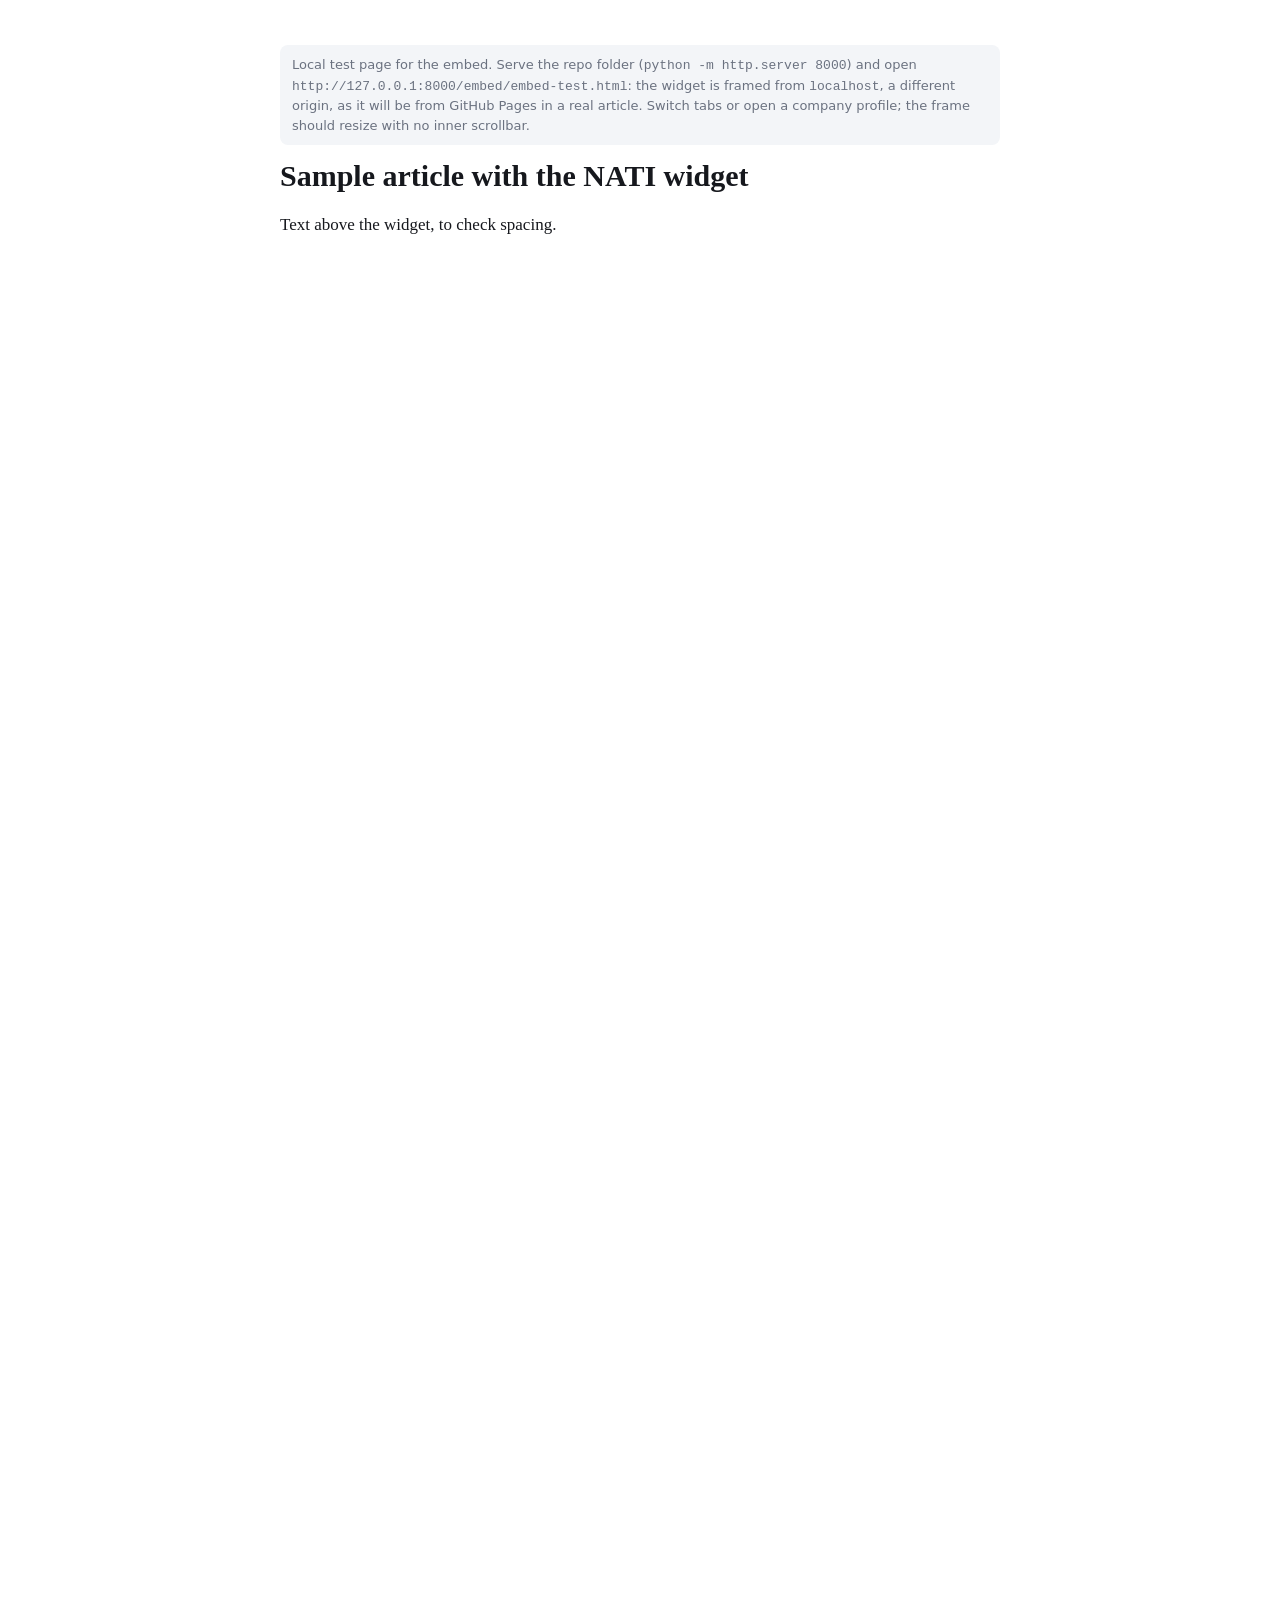
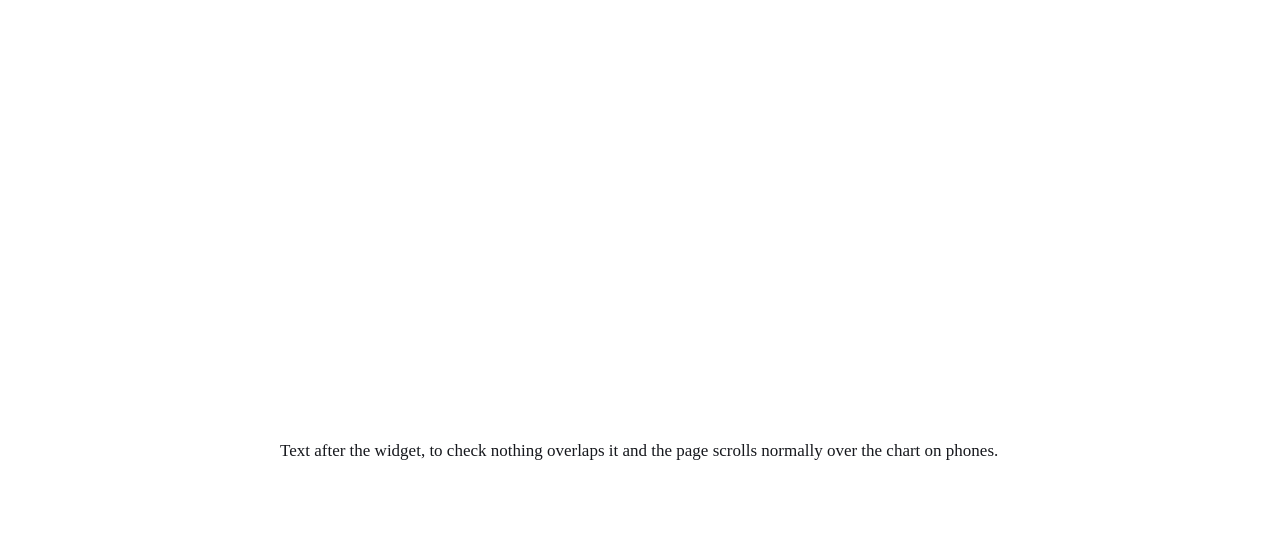
<file: embed/embed-test.html>
<!doctype html>
<html lang="en">
<head>
<meta charset="utf-8">
<meta name="viewport" content="width=device-width, initial-scale=1">
<title>NATI embed test</title>
<style>
  body { margin: 0; background: #fff; color: #16181d; font: 17px/1.65 Georgia, "Times New Roman", serif; }
  article { max-width: 720px; margin: 0 auto; padding: 32px 16px 64px; }
  h1 { font-size: 30px; line-height: 1.2; margin: 0 0 12px; }
  .note { font: 13px/1.5 system-ui, sans-serif; color: #6b7280; background: #f3f5f8; padding: 10px 12px; border-radius: 8px; }
</style>
</head>
<body>
<article>
  <p class="note">Local test page for the embed. Serve the repo folder (<code>python -m http.server 8000</code>) and open
    <code>http://127.0.0.1:8000/embed/embed-test.html</code>: the widget is framed from <code>localhost</code>, a different origin,
    as it will be from GitHub Pages in a real article. Switch tabs or open a company profile; the frame should resize with no
    inner scrollbar.</p>
  <h1>Sample article with the NATI widget</h1>
  <p>Text above the widget, to check spacing.</p>

  <!-- ===== the embed, as in wordpress-embed.html, pointed at the local server ===== -->
  <style>
    #nati-index-widget { height: 1750px; }
    @media (max-width: 640px) { #nati-index-widget { height: 2250px; } }
  </style>
  <figure class="nati-embed" style="margin:24px 0;padding:0;">
    <iframe id="nati-index-widget" src="http://localhost:8000/v2/site/?theme=light"
      title="Inc42 New-Age Tech Index: interactive chart, constituents, insights and company profiles"
      loading="lazy" width="100%" height="1750" style="display:block;width:100%;border:0;"
      referrerpolicy="strict-origin-when-cross-origin"></iframe>
  </figure>
  <script>
    (function () {
      var frame = document.getElementById("nati-index-widget");
      var origin = new URL(frame.getAttribute("src"), location.href).origin;
      var pages = 0;
      window.addEventListener("message", function (e) {
        if (e.origin !== origin || e.source !== frame.contentWindow) return;
        var d = e.data;
        if (!d) return;
        if (d.type === "nati:page") { if (pages++ && frame.getBoundingClientRect().top < 0) frame.scrollIntoView({ block: "start" }); return; }
        if (d.type !== "nati:height" || typeof d.height !== "number") return;
        frame.style.height = Math.max(400, Math.min(6000, Math.round(d.height))) + "px";
      });
    })();
  </script>
  <!-- ===== end of the embed ===== -->

  <p>Text after the widget, to check nothing overlaps it and the page scrolls normally over the chart on phones.</p>
</article>
</body>
</html>
</file>
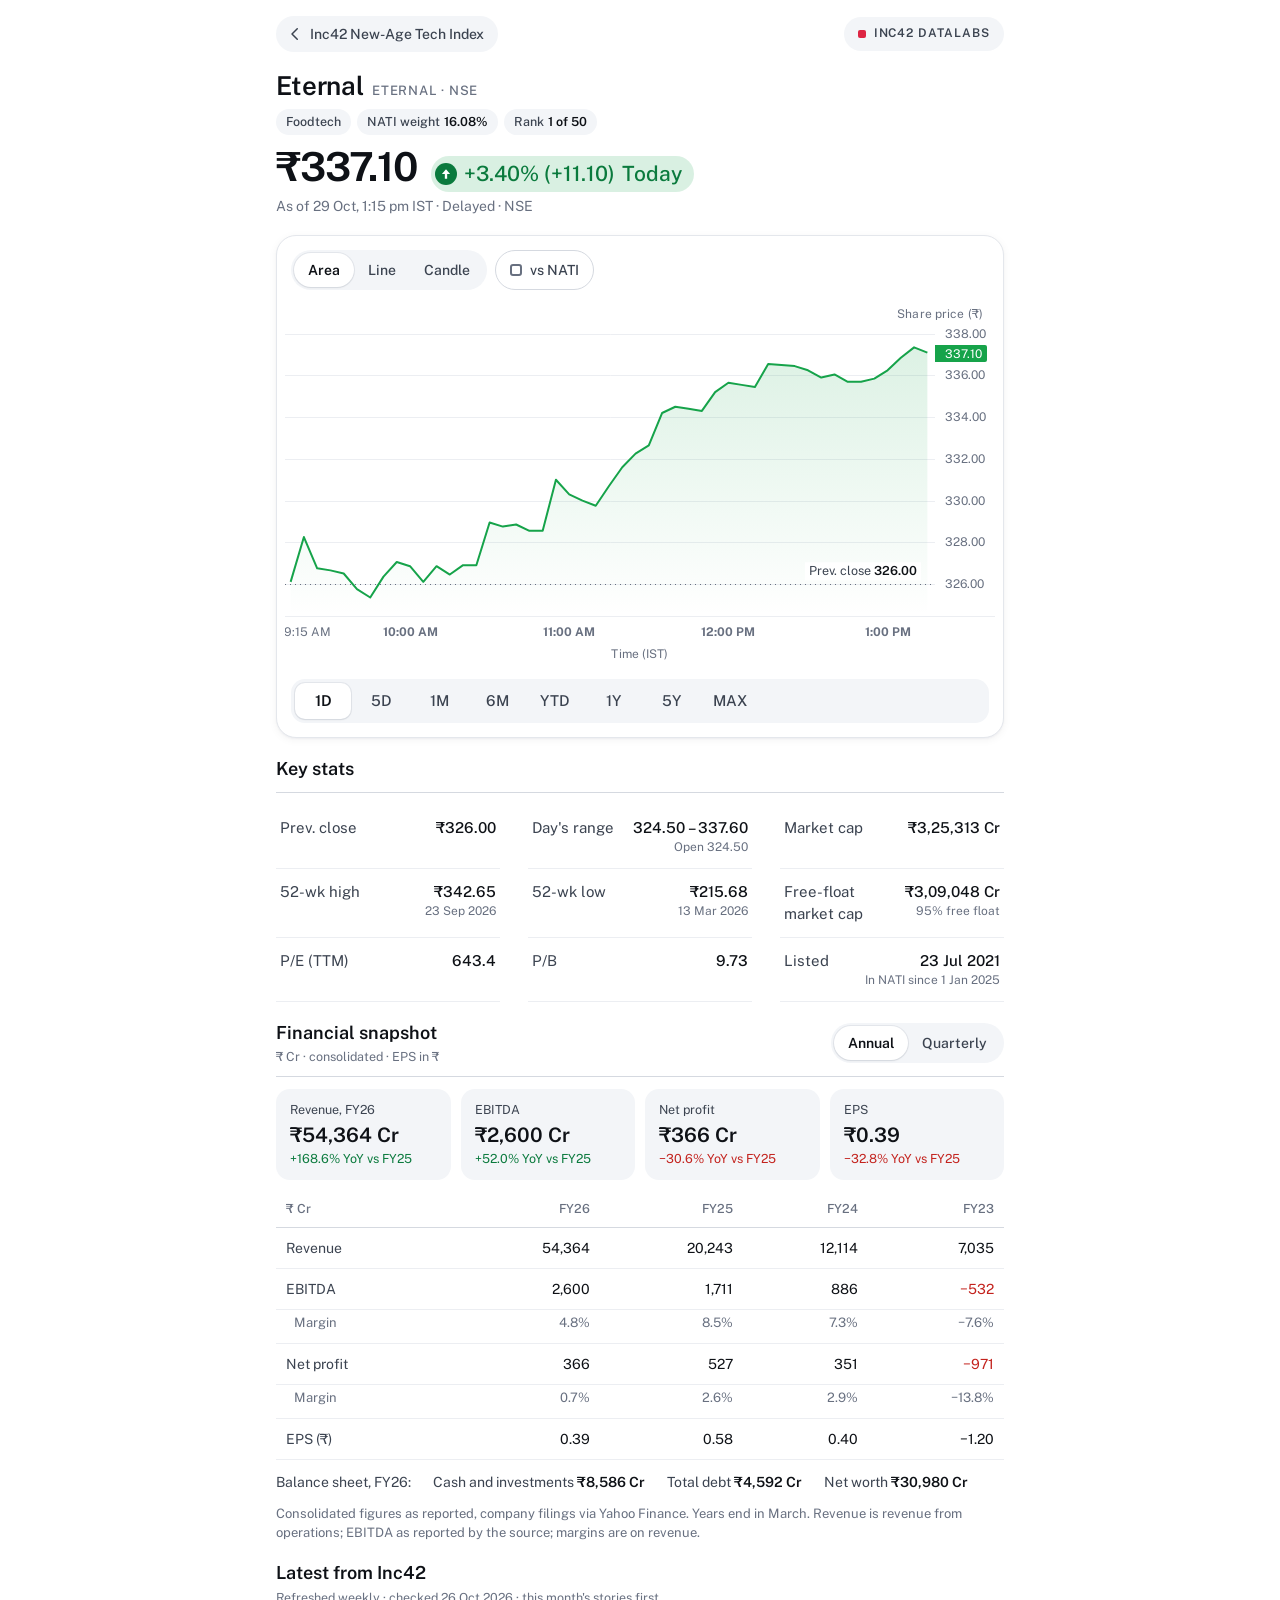
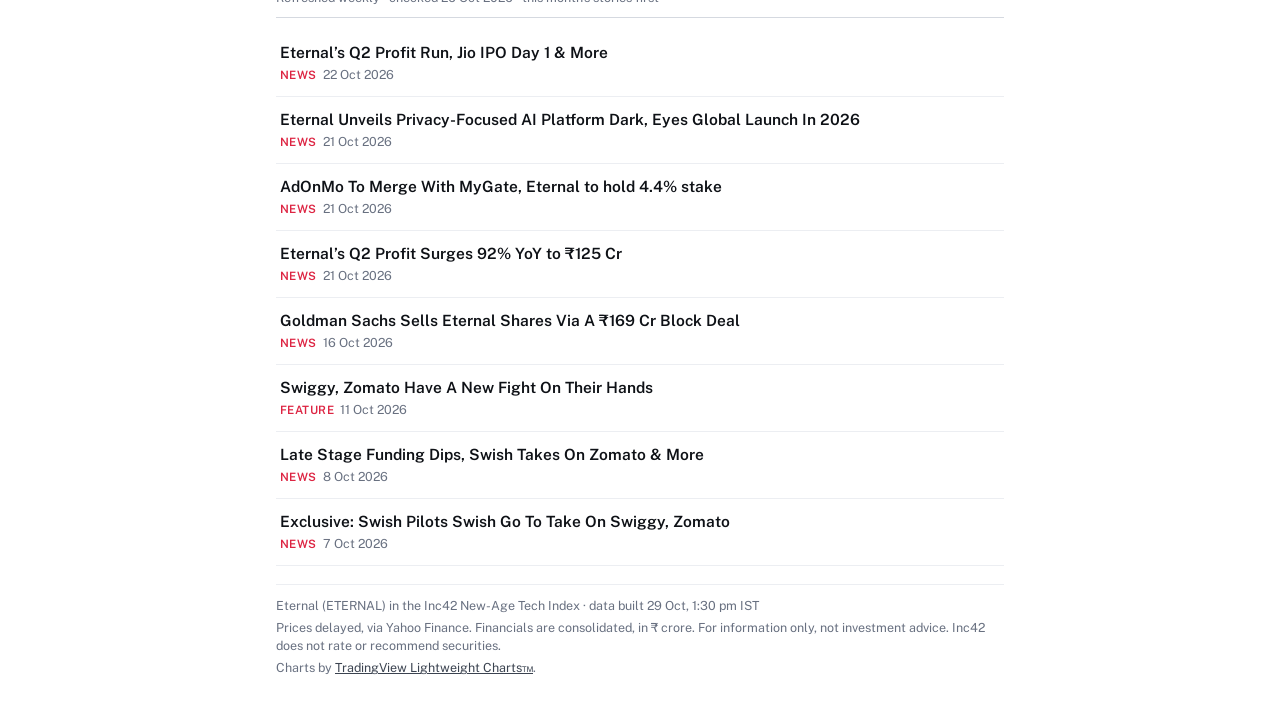
<file: v2/site/company.html>
<!doctype html>
<html lang="en">
<head>
<meta charset="utf-8">
<meta name="viewport" content="width=device-width, initial-scale=1, viewport-fit=cover">
<title>Company profile · Inc42 New-Age Tech Index</title>
<meta name="description" content="Share price, financials in ₹ crore and Inc42 stories for a constituent of the Inc42 New-Age Tech Index (NATI).">
<link rel="icon" href="data:image/svg+xml,%3Csvg xmlns='http://www.w3.org/2000/svg' viewBox='0 0 32 32'%3E%3Crect width='32' height='32' rx='8' fill='%23dd2543'/%3E%3Cpath d='M7 22l6-7 5 4 7-9' fill='none' stroke='%23fff' stroke-width='3' stroke-linecap='round' stroke-linejoin='round'/%3E%3C/svg%3E">
<script>
  // Apply ?theme=light|dark (or #light/#dark) before first paint, as the index widget does
  (function () {
    try {
      var q = new URLSearchParams(location.search).get("theme"), h = location.hash.replace("#", "");
      var t = q || (h === "light" || h === "dark" ? h : null);
      if (t === "light" || t === "dark") document.documentElement.setAttribute("data-theme", t);
    } catch (e) {}
  })();
</script>
<link rel="preconnect" href="https://fonts.googleapis.com">
<link rel="preconnect" href="https://fonts.gstatic.com" crossorigin>
<link rel="stylesheet" href="https://fonts.googleapis.com/css2?family=Public+Sans:wght@400;500;600;700&display=swap">
<style>
/* Company profile for one NATI constituent: quote header → price chart → key stats → financial snapshot (₹ Cr) → Inc42 stories. Same column, tokens and embed contract as the index widget. */
/* colour tokens live in assets/nati-ui.css, shared with the other page */

* { box-sizing: border-box; }
[hidden] { display: none !important; }
html, body { background: var(--bg); color: var(--ink); }
body { margin: 0; font: 15px/1.45 var(--font); -webkit-font-smoothing: antialiased; }
button { font: inherit; color: inherit; }
a { color: inherit; }
:focus-visible { outline: 2px solid var(--focus); outline-offset: 2px; }
.num { font-variant-numeric: tabular-nums; }
.wrap { max-width: 760px; margin: 0 auto; padding-block: 16px 28px; padding-inline: 16px; display: grid; gap: 18px; }

/* ---------- top bar and quote ---------- */
.topbar { display: flex; justify-content: space-between; align-items: center; gap: 12px; }
.back { display: inline-flex; align-items: center; gap: 6px; height: 36px; padding: 0 14px 0 10px; border-radius: var(--r-ctl); background: var(--surface);
  color: var(--ink-2); font-size: 14px; font-weight: 500; text-decoration: none; min-width: 0; }
.back:hover { background: var(--wash); color: var(--ink); }
.back svg { width: 18px; height: 18px; fill: none; stroke: currentColor; stroke-width: 2; stroke-linecap: round; stroke-linejoin: round; flex: none; }
.back span { overflow: hidden; text-overflow: ellipsis; white-space: nowrap; }
.mark { display: flex; align-items: center; gap: 8px; padding: 8px 14px; border-radius: var(--r-ctl); background: var(--surface); font-size: 12px; font-weight: 600;
  letter-spacing: 0.08em; text-transform: uppercase; color: var(--ink-2); white-space: nowrap; flex: none; }
.mark i { width: 8px; height: 8px; border-radius: 2px; background: var(--brand); display: block; }
.quote { display: grid; gap: 4px; }
.quote h1 { margin: 0; font-size: 26px; font-weight: 600; letter-spacing: -0.005em; line-height: 1.2; }
.quote h1 small { font-size: 13px; color: var(--muted); font-weight: 500; letter-spacing: 0.06em; margin-left: 8px; }
.tags { display: flex; flex-wrap: wrap; gap: 6px; margin: 4px 0 6px; }
.tag { display: inline-flex; align-items: center; height: 26px; padding: 0 10px; border-radius: var(--r-ctl); background: var(--surface); font-size: 12.5px; font-weight: 500; color: var(--ink-2); }
.tag b { color: var(--ink); font-weight: 600; margin-left: 4px; }
.price-row { display: flex; flex-wrap: wrap; align-items: baseline; gap: 6px 14px; }
.last { font-size: 40px; font-weight: 600; letter-spacing: -0.01em; line-height: 1.1; }
.chg { display: inline-flex; align-items: center; gap: 8px; font-size: 21px; font-weight: 500; }
.chg .dot { width: 22px; height: 22px; border-radius: 50%; display: grid; place-items: center; }
.chg.up { color: var(--up); } .chg.up .dot { background: var(--up); }
.chg.down { color: var(--down); } .chg.down .dot { background: var(--down); }
.chg .dot svg { width: 14px; height: 14px; fill: var(--bg); }
.chg.down .dot svg { transform: rotate(180deg); }
.stamp { color: var(--muted); font-size: 14px; }
.stamp .live { display: inline-flex; align-items: center; gap: 6px; }
.stamp .live::before { content: ""; width: 7px; height: 7px; border-radius: 50%; background: var(--up-line); }
.stamp .nw { white-space: nowrap; }

/* ---------- chart card ---------- */
.card { background: var(--surface); border-radius: var(--r-card); padding: 6px; display: grid; gap: 6px; min-width: 0; }
.toolbar { display: flex; flex-wrap: wrap; align-items: center; gap: 6px 8px; padding: 6px 6px 2px; }
.seg { display: inline-flex; padding: 3px; border-radius: var(--r-ctl); background: var(--wash); flex: none; }
.seg button { border: 0; background: none; cursor: pointer; height: 34px; padding: 0 14px; border-radius: var(--r-ctl); font-weight: 500; font-size: 14px; color: var(--ink-2); }
.seg button[aria-pressed="true"] { background: var(--raised); color: var(--ink); font-weight: 600; box-shadow: 0 0 0 1px var(--hair); }
.seg button:disabled { opacity: .45; cursor: not-allowed; }
.cmpbtn { display: inline-flex; align-items: center; gap: 8px; height: 40px; padding: 0 14px; border: 1px solid var(--hair-strong); border-radius: var(--r-ctl);
  background: transparent; cursor: pointer; font-size: 14px; font-weight: 500; color: var(--ink-2); }
.cmpbtn i { width: 12px; height: 12px; border-radius: 3px; border: 2px solid var(--muted); }
.cmpbtn[aria-pressed="true"] { color: var(--ink); border-color: var(--s2); background: var(--raised); }
.cmpbtn[aria-pressed="true"] i { background: var(--s2); border-color: var(--s2); }
.plot { position: relative; background: var(--surface); border-radius: 12px; min-width: 0; }
#chart { height: 320px; }
.axis-row { display: flex; justify-content: space-between; align-items: flex-end; gap: 4px 12px; flex-wrap: wrap; padding: 8px 12px 0; min-height: 26px; }
.legend { display: flex; flex-wrap: wrap; gap: 4px 14px; font-size: 12.5px; color: var(--ink-2); min-width: 0; }
.legend span { display: inline-flex; align-items: center; gap: 6px; }
.legend i { width: 14px; height: 0; border-top: 2px solid; display: inline-block; }
.legend b { font-weight: 600; font-variant-numeric: tabular-nums; }
.ytitle, .xtitle { font-size: 12px; color: var(--muted); letter-spacing: 0.01em; }
.ytitle { margin-left: auto; white-space: nowrap; }
.xtitle { text-align: center; padding: 2px 12px 8px; }
.chartbox { position: relative; }
#chart:focus-visible { outline: 2px solid var(--focus); outline-offset: -2px; border-radius: 8px; }
.tip { position: absolute; top: 6px; z-index: 4; pointer-events: none; background: var(--raised); color: var(--ink); border-radius: 10px; box-shadow: var(--shadow);
  padding: 8px 11px; font-size: 13px; min-width: 120px; transform: translateX(-50%); white-space: nowrap; }
.tip .t { color: var(--muted); font-size: 12px; margin-bottom: 2px; }
.tip .row { display: flex; align-items: center; gap: 8px; justify-content: space-between; font-variant-numeric: tabular-nums; }
.tip .row b { font-weight: 600; }
.tip .row i { width: 8px; height: 8px; border-radius: 2px; display: inline-block; margin-right: 6px; }
.tip .up { color: var(--up); } .tip .down { color: var(--down); }
.pcl { position: absolute; right: 74px; z-index: 2; transform: translateY(-120%); font-size: 12.5px; color: var(--ink-2); pointer-events: none; background: var(--surface); padding: 0 4px; }
.pcl b { color: var(--ink); font-weight: 600; font-variant-numeric: tabular-nums; }
.pcl.below { transform: translateY(20%); }
.loading { position: absolute; inset: 0; display: grid; place-items: center; color: var(--muted); font-size: 14px; }
.ranges { display: flex; gap: 4px; padding: 4px 6px 6px; overflow-x: auto; scrollbar-width: none; }
.ranges::-webkit-scrollbar { display: none; }
.ranges button { border: 0; background: none; cursor: pointer; height: 40px; min-width: 56px; padding: 0 12px; border-radius: 12px; font-size: 15px; font-weight: 500; color: var(--ink-2); flex: none; }
.ranges button:hover { background: var(--wash); }
.ranges button[aria-pressed="true"] { background: var(--raised); color: var(--ink); font-weight: 600; box-shadow: 0 0 0 1px var(--hair); }
.ranges button:disabled { opacity: .4; cursor: not-allowed; background: none; }

/* ---------- sections ---------- */
section.block { display: grid; gap: 12px; min-width: 0; }
.bhead { display: flex; flex-wrap: wrap; justify-content: space-between; align-items: center; gap: 8px 12px; border-bottom: 1px solid var(--hair-strong); padding-bottom: 10px; }
h2 { margin: 0; font-size: 18px; font-weight: 600; }
h2 small { display: block; font-size: 12.5px; font-weight: 400; color: var(--muted); margin-top: 2px; }
.stats { display: grid; grid-template-columns: repeat(3, 1fr); column-gap: 28px; margin: 0; }
.stat { display: flex; justify-content: space-between; gap: 12px; padding: 12px 4px; border-bottom: 1px solid var(--hair); min-width: 0; }
.stat dt { color: var(--ink-2); min-width: 0; }
.stat dd { margin: 0; font-weight: 500; text-align: right; font-variant-numeric: tabular-nums; white-space: nowrap; }
.stat dd small { display: block; font-size: 12px; color: var(--muted); font-weight: 400; }

.tiles { display: grid; grid-template-columns: repeat(4, 1fr); gap: 10px; }
.tiles div { background: var(--surface); border-radius: 12px; padding: 12px 14px; min-width: 0; }
.tiles span { display: block; font-size: 12.5px; color: var(--ink-2); }
.tiles b { display: block; font-size: 20px; font-weight: 600; margin-top: 2px; font-variant-numeric: tabular-nums; white-space: nowrap; }
.tiles em { display: block; font-style: normal; font-size: 12.5px; font-variant-numeric: tabular-nums; color: var(--muted); }
.tiles em.up { color: var(--up); } .tiles em.down { color: var(--down); }
.tablewrap { overflow-x: auto; }
table { width: 100%; border-collapse: collapse; font-size: 14px; }
th { font-weight: 500; color: var(--muted); font-size: 12.5px; padding: 8px 10px; border-bottom: 1px solid var(--hair-strong); white-space: nowrap; text-align: right; }
th:first-child, td:first-child { text-align: left; position: sticky; left: 0; background: var(--bg); }
td { padding: 10px; border-bottom: 1px solid var(--hair); font-variant-numeric: tabular-nums; text-align: right; white-space: nowrap; }
td:first-child { color: var(--ink-2); }
tr.sub td { font-size: 13px; color: var(--muted); padding-top: 4px; }
tr.sub td:first-child { padding-left: 18px; }
td.neg { color: var(--down); }
.bal { display: flex; flex-wrap: wrap; gap: 6px 22px; font-size: 14px; color: var(--ink-2); }
.bal b { color: var(--ink); font-weight: 600; font-variant-numeric: tabular-nums; }
.note { color: var(--muted); font-size: 13px; margin: 0; }

.news { list-style: none; margin: 0; padding: 0; display: grid; }
.news li { border-bottom: 1px solid var(--hair); }
.news a { display: grid; gap: 3px; padding: 12px 4px; text-decoration: none; }
.news a:hover .nt { text-decoration: underline; text-underline-offset: 3px; }
.news .nt { font-weight: 600; font-size: 15.5px; line-height: 1.35; text-wrap: pretty; }
.news .nm { font-size: 12.5px; color: var(--muted); }
.news .nm b { color: var(--brand); font-weight: 600; letter-spacing: 0.04em; text-transform: uppercase; font-size: 11.5px; margin-right: 6px; }
.empty { color: var(--muted); padding: 8px 0; }

footer { color: var(--muted); font-size: 12.5px; display: grid; gap: 4px; border-top: 1px solid var(--hair); padding-top: 12px; }
footer a { color: var(--ink-2); }
.err { padding: 40px 0; text-align: center; color: var(--ink-2); }

@media (max-width: 640px) {
  .quote h1 { font-size: 22px; }
  .last { font-size: 32px; }
  .chg { font-size: 17px; }
  #chart { height: 260px; }
  .stats { grid-template-columns: 1fr; }
  .tiles { grid-template-columns: repeat(2, 1fr); }
  .ranges { gap: 0; padding-inline: 2px; justify-content: space-between; }
  .ranges button { min-width: 0; padding: 0 9px; font-size: 14px; height: 36px; }
  .axis-row { padding-inline: 8px; }
  .seg button { padding: 0 11px; }
  .cmpbtn { padding: 0 12px; }
  table { font-size: 13.5px; }
  th, td { padding-inline: 6px; }
  tr.sub td:first-child { padding-left: 12px; }
  .mark { display: none; }
}
@media (max-width: 359px) {
  .wrap { padding-inline: 12px; }
  .ranges button { padding: 0 5px; font-size: 13px; }
  .seg button { padding: 0 8px; font-size: 13.5px; }
}
@media (prefers-reduced-motion: reduce) { * { transition: none !important; } }
</style>
<link rel="stylesheet" href="assets/nati-ui.css">
</head>
<body>
<noscript><p style="padding:16px;font:15px/1.5 system-ui,sans-serif">This company profile needs JavaScript. Please enable it to see the chart and figures.</p></noscript>
<div class="wrap" id="app">
  <div class="topbar">
    <a class="back" id="back" href="index.html"><svg viewBox="0 0 24 24"><path d="M15 5l-7 7 7 7"/></svg><span>Inc42 New-Age Tech Index</span></a>
    <div class="mark" title="Inc42 Datalabs"><i></i>Inc42 Datalabs</div>
  </div>

  <header class="quote">
    <h1 id="name">Loading…</h1>
    <div class="tags" id="tags"></div>
    <div class="price-row"><span class="last num" id="last">—</span><span class="chg" id="chg"></span></div>
    <div class="stamp" id="stamp"></div>
  </header>

  <section class="card" aria-label="Share price chart">
    <div class="toolbar">
      <div class="seg" id="types" role="group" aria-label="Chart type"></div>
      <button class="cmpbtn" id="cmp" type="button" aria-pressed="false"><i aria-hidden="true"></i>vs NATI</button>
    </div>
    <div class="plot">
      <div class="axis-row">
        <div class="legend" id="legend"></div>
        <div class="ytitle" id="ytitle" aria-hidden="true">Share price (₹)</div>
      </div>
      <div class="chartbox">
        <div id="chart" role="img" tabindex="0" aria-label="Share price chart"></div>
        <div class="tip" id="tip" hidden></div>
        <div class="pcl" id="pcl" hidden></div>
        <div class="loading" id="loading">Loading chart…</div>
      </div>
      <div class="xtitle" id="xtitle" aria-hidden="true"></div>
    </div>
    <div class="ranges" id="ranges" role="group" aria-label="Time range"></div>
  </section>

  <section class="block" aria-labelledby="h-stats">
    <div class="bhead"><h2 id="h-stats">Key stats</h2></div>
    <dl class="stats" id="stats"></dl>
  </section>

  <section class="block" aria-labelledby="h-fin">
    <div class="bhead">
      <h2 id="h-fin">Financial snapshot<small id="finSub">₹ Cr · consolidated</small></h2>
      <div class="seg" id="finSeg" role="group" aria-label="Period">
        <button type="button" data-fin="annual" aria-pressed="true">Annual</button>
        <button type="button" data-fin="quarterly" aria-pressed="false">Quarterly</button>
      </div>
    </div>
    <div class="tiles" id="finTiles"></div>
    <div class="tablewrap" id="finTable"><table><thead><tr id="finHead"></tr></thead><tbody id="finBody"></tbody></table></div>
    <p class="empty" id="finEmpty" hidden>The source has no figures for this period type yet.</p>
    <div class="bal" id="bal"></div>
    <p class="note" id="finNote"></p>
  </section>

  <section class="block" aria-labelledby="h-news">
    <div class="bhead"><h2 id="h-news">Latest from Inc42<small id="newsSub">Refreshed weekly · this month's stories first</small></h2></div>
    <ul class="news" id="news"></ul>
  </section>

  <footer id="foot"></footer>
</div>

<script src="vendor/lightweight-charts-5.0.9.standalone.production.js"></script>
<script>
(() => {
"use strict";
const LWC = window.LightweightCharts;
const DATA = "data/";
const PARAMS = new URLSearchParams(location.search);
// ?id=ETERNAL_NS, or #ETERNAL_NS where a host passes only the hash through (the claude.ai artifact viewer)
const HASH_ID = /^[A-Z0-9_]+$/.test(location.hash.slice(1)) ? location.hash.slice(1) : null;
const ID = (PARAMS.get("id") || HASH_ID || "ETERNAL_NS").replace(/[^A-Za-z0-9_]/g, "");
const RANGES = [
  { id: "1D", label: "1D", phrase: "Today" },
  { id: "5D", label: "5D", phrase: "past 5 days" },
  { id: "1M", label: "1M", phrase: "past month" },
  { id: "6M", label: "6M", phrase: "past 6 months" },
  { id: "YTD", label: "YTD", phrase: "year to date" },
  { id: "1Y", label: "1Y", phrase: "past year" },
  { id: "5Y", label: "5Y", phrase: "past 5 years" },
  { id: "MAX", label: "MAX", phrase: "since listing" },
];
const TYPES = [{ id: "area", label: "Area" }, { id: "line", label: "Line" }, { id: "candle", label: "Candle" }];
const ARROW = '<svg viewBox="0 0 24 24"><path d="M12 4l7 8h-5v8h-4v-8H5z"/></svg>';
const state = { range: "1D", type: "area", nati: false, fin: "annual" };
let CO, IDX = null, idxLoad = null, chart = null, renderToken = 0;
let chartSlots = 0, keepView = null;
// a remembered range this company can't show (5Y on a recent listing) stays remembered for the next one
let wantRange = null;
// The reader's chart and financials choices carry across profiles and reloads for the session
const STORE_KEY = "nati:v2:company";
function saveState() {
  try { sessionStorage.setItem(STORE_KEY, JSON.stringify({ ...state, range: wantRange || state.range })); } catch (e) { /* not remembered */ }
}
function restoreState() {
  let s = null;
  try { s = JSON.parse(sessionStorage.getItem(STORE_KEY) || "null"); } catch (e) {}
  if (!s || typeof s !== "object") return;
  if (RANGES.some((r) => r.id === s.range)) state.range = s.range;
  if (TYPES.some((t) => t.id === s.type)) state.type = s.type;
  state.nati = !!s.nati;
  if (s.fin === "annual" || s.fin === "quarterly") state.fin = s.fin;
}

const $ = (s) => document.querySelector(s);
const css = (name) => getComputedStyle(document.documentElement).getPropertyValue(name).trim();
const nf2 = new Intl.NumberFormat("en-IN", { minimumFractionDigits: 2, maximumFractionDigits: 2 });
const nf0 = new Intl.NumberFormat("en-IN", { maximumFractionDigits: 0 });
const nf1 = new Intl.NumberFormat("en-IN", { minimumFractionDigits: 1, maximumFractionDigits: 1 });
const fmt = (v) => nf2.format(v);
const pct = (v, d = 2) => (v > 0 ? "+" : v < 0 ? "−" : "") + Math.abs(v * 100).toFixed(d) + "%";
const signed = (v) => (v > 0 ? "+" : v < 0 ? "−" : "") + nf2.format(Math.abs(v));
// ₹ crore with Indian grouping; one decimal below ₹100 Cr so small figures keep their detail
const cr = (v) => v == null ? "—" : (v < 0 ? "−" : "") + (Math.abs(v) < 100 ? nf1 : nf0).format(Math.abs(v));
const MONTHS = ["Jan","Feb","Mar","Apr","May","Jun","Jul","Aug","Sep","Oct","Nov","Dec"];
const dstr = (s) => { const [y, m, d] = s.slice(0, 10).split("-").map(Number); return `${d} ${MONTHS[m - 1]} ${y}`; };
const clock = (sec) => { const d = new Date(sec * 1000); let h = d.getUTCHours(); const m = d.getUTCMinutes();
  const ap = h >= 12 ? "PM" : "AM"; h = h % 12 || 12; return `${h}:${String(m).padStart(2, "0")} ${ap}`; };
const dayOf = (sec) => { const d = new Date(sec * 1000); return `${MONTHS[d.getUTCMonth()]} ${d.getUTCDate()}`; };
const esc = (s) => String(s).replace(/[&<>"]/g, (c) => ({ "&": "&amp;", "<": "&lt;", ">": "&gt;", '"': "&quot;" })[c]);

async function getJSON(path) {
  const r = await fetch(DATA + path, { cache: "no-cache" });
  if (!r.ok) throw new Error(`${path}: ${r.status}`);
  return r.json();
}
// The index is only needed once the reader turns on the NATI comparison
function getIndex() {
  if (!idxLoad) { idxLoad = getJSON("index.json").then((d) => (IDX = d)); idxLoad.catch(() => { idxLoad = null; }); }
  return idxLoad;
}
const isLive = () => CO.market_open &&
  Date.now() - new Date(CO.as_of).getTime() < ((CO.refresh_minutes || 20) + 45) * 60000;

/* ---------------- range maths (as in the index widget) ---------------- */
const isIntraday = (r) => r === "1D" || r === "5D";
function rangeStart(lastDate, r) {
  const d = new Date(lastDate + "T00:00:00Z");
  const back = { "1M": [0, 1], "6M": [0, 6], "1Y": [1, 0], "5Y": [5, 0] }[r];
  if (back) { d.setUTCFullYear(d.getUTCFullYear() - back[0]); d.setUTCMonth(d.getUTCMonth() - back[1]); }
  if (r === "YTD") return `${d.getUTCFullYear() - 1}-12-31`;
  if (r === "MAX") return "0000-00-00";
  return d.toISOString().slice(0, 10);
}
function sliceDaily(rows, r, lastDate) {
  const start = rangeStart(lastDate, r);
  let i = 0;
  for (let k = 0; k < rows.length; k++) { if (rows[k][0] <= start) i = k; else break; }
  return rows.slice(i);
}
function sliceSessions(sessions, r) {
  const use = r === "1D" ? sessions.slice(-1) : sessions.slice(-5);
  if (!use.length) return null;
  const pts = use.flatMap((s) => s.points);
  return { pts, base: use[0].prev_close ?? pts[0][1] };
}
function alignDaily(rows, dates) {
  const out = []; let i = -1;
  for (const d of dates) {
    while (i + 1 < rows.length && rows[i + 1][0] <= d) i++;
    if (i >= 0) out.push({ time: d, value: rows[i][1] });
  }
  return out;
}
function view(r) {
  if (isIntraday(r)) {
    const s = sliceSessions(CO.sessions, r);
    return { kind: "intraday", pts: s.pts.map(([t, v]) => ({ time: t, value: v })), base: s.base };
  }
  const rows = sliceDaily(CO.daily, r, CO.session_date);
  return { kind: "daily", pts: rows.map((x) => ({ time: x[0], value: x[4] })),
    ohlc: rows.map((x) => ({ time: x[0], open: x[1], high: x[2], low: x[3], close: x[4] })), base: rows[0][4] };
}
function intradayCandles(pts, minutes) {
  const out = []; let cur = null, prev = null;
  for (const p of pts) {
    const b = Math.floor(p.time / (minutes * 60)) * minutes * 60;
    if (!cur || cur.time !== b) {
      if (cur) out.push(cur);
      const o = prev && dayOf(prev.time) === dayOf(p.time) ? prev.value : p.value;
      cur = { time: b, open: o, high: Math.max(o, p.value), low: Math.min(o, p.value), close: p.value };
    } else { cur.high = Math.max(cur.high, p.value); cur.low = Math.min(cur.low, p.value); cur.close = p.value; }
    prev = p;
  }
  if (cur) out.push(cur);
  return out;
}

/* ---------------- header ---------------- */
function renderHeader(v) {
  const last = isIntraday(state.range) ? CO.price : v.pts[v.pts.length - 1].value;
  const ch = last - v.base;
  $("#last").textContent = "₹" + fmt(last);
  const el = $("#chg");
  el.className = "chg " + (ch >= 0 ? "up" : "down");
  el.innerHTML = `<span class="dot" aria-hidden="true">${ARROW}</span><span class="num">${pct(ch / v.base)} (${signed(ch)})</span><span>${RANGES.find((x) => x.id === state.range).phrase}</span>`;
  const when = new Date(CO.as_of).toLocaleString("en-IN", { timeZone: "Asia/Kolkata", month: "short", day: "numeric", hour: "numeric", minute: "2-digit" });
  $("#stamp").innerHTML = isLive()
    ? `<span class="live">${when} IST</span> · Delayed · <span class="nw">NSE · Updates every ${CO.refresh_minutes || 20} minutes</span>`
    : CO.market_open ? `As of ${when} IST · Delayed · NSE` : `${when} IST · At close · NSE`;
}
function renderIdentity() {
  document.title = `${CO.company} share price, financials and news · Inc42 New-Age Tech Index`;
  $("#name").innerHTML = `${esc(CO.company)}<small>${esc(CO.ticker)} · NSE</small>`;
  $("#tags").innerHTML = `<span class="tag">${esc(CO.sector)}</span>
    <span class="tag">NATI weight<b>${(CO.weight * 100).toFixed(2)}%</b></span>
    <span class="tag">Rank<b>${CO.rank} of ${CO.constituents}</b></span>`;
}

/* ---------------- chart ---------------- */
function themeColors() {
  return { surface: css("--card"), ink2: css("--ink-2"), muted: css("--muted"), hair: css("--hair"),
    up: css("--up-line"), upFill: css("--up-fill"), down: css("--down-line"), downFill: css("--down-fill"),
    s1: css("--s1"), s2: css("--s2"), font: css("--font") };
}
const transparent = (c) => (c.startsWith("rgba") ? c.replace(/[\d.]+\)$/, "0)") : c + "00");

// NATI over the same window, as % change from the window's start
function natiLine(r, v) {
  if (!IDX) return null;
  if (v.kind === "intraday") {
    const s = sliceSessions(IDX.sessions, r);
    return s && s.pts.map(([t, x]) => ({ time: t, value: (x / s.base - 1) * 100 }));
  }
  const pts = alignDaily(IDX.daily.map((x) => [x[0], x[4]]), v.pts.map((p) => p.time));
  return pts.length ? pts.map((p) => ({ time: p.time, value: (p.value / pts[0].value - 1) * 100 })) : null;
}

async function renderChart() {
  const token = ++renderToken;
  saveState();
  const r = state.range, v = view(r), intraday = v.kind === "intraday";
  renderHeader(v);
  if (state.nati) { try { await getIndex(); } catch (e) { /* the legend says it is unavailable */ } }
  if (token !== renderToken) return;
  const nati = state.nati ? natiLine(r, v) : null;
  const comparing = state.nati;
  const C = themeColors();
  const el = $("#chart");
  $("#tip").hidden = true;
  if (chart) { chart.remove(); chart = null; }
  $("#loading").hidden = true;
  $("#ytitle").textContent = comparing ? "Change over the period (%)" : "Share price (₹)";
  $("#xtitle").textContent = intraday ? "Time (IST)" : "Date";

  chart = LWC.createChart(el, {
    autoSize: true,
    layout: { background: { type: "solid", color: C.surface }, textColor: C.muted, fontFamily: C.font, fontSize: 12, attributionLogo: false },
    grid: { vertLines: { visible: false }, horzLines: { color: C.hair } },
    rightPriceScale: { borderVisible: false, scaleMargins: { top: 0.08, bottom: 0.06 } },
    timeScale: { borderVisible: false, timeVisible: intraday, secondsVisible: false, rightOffset: 0, fixLeftEdge: true, fixRightEdge: true,
      lockVisibleTimeRangeOnResize: true,
      tickMarkFormatter: (time, type) => {
        if (typeof time === "number") return type === LWC.TickMarkType.Time ? clock(time) : dayOf(time);
        const s = typeof time === "string" ? time : `${time.year}-${String(time.month).padStart(2, "0")}-${String(time.day).padStart(2, "0")}`;
        const [y, m, d] = s.split("-").map(Number);
        if (type === LWC.TickMarkType.Year) return String(y);
        if (type === LWC.TickMarkType.Month) return MONTHS[m - 1];
        return `${MONTHS[m - 1]} ${d}`;
      } },
    crosshair: { mode: LWC.CrosshairMode.Normal,
      vertLine: { color: C.muted, width: 1, style: LWC.LineStyle.Solid, labelVisible: false },
      horzLine: { color: C.muted, width: 1, style: LWC.LineStyle.Dashed, labelBackgroundColor: C.ink2 } },
    // Same touch contract as the index widget: vertical swipes scroll the article
    handleScroll: { mouseWheel: false, pressedMouseMove: true, horzTouchDrag: true, vertTouchDrag: false },
    handleScale: { mouseWheel: false, pinch: true, axisPressedMouseMove: { time: true, price: false }, axisDoubleClickReset: { time: true, price: true } },
    localization: { locale: "en-IN", priceFormatter: (x) => comparing ? (x >= 0 ? "+" : "−") + Math.abs(x).toFixed(2) + "%" : fmt(x) },
  });

  const up = v.pts[v.pts.length - 1].value >= v.base;
  const lineCol = comparing ? C.s1 : up ? C.up : C.down;
  const tips = [];
  let main, mainData;
  if (comparing) {
    main = chart.addSeries(LWC.LineSeries, { color: C.s1, lineWidth: 2, priceLineVisible: false, crosshairMarkerRadius: 4 });
    // Both lines start on the same day: on long ranges that is NATI's base date, not the listing
    const from = nati && !intraday ? nati[0].time : null;
    const own = from ? v.pts.filter((p) => p.time >= from) : v.pts;
    const base = from ? own[0].value : v.base;
    mainData = own.map((p) => ({ time: p.time, value: (p.value / base - 1) * 100 }));
    main.setData(mainData);
    tips.push({ series: main, label: CO.company, color: C.s1, pct: true });
    if (nati) {
      const s = chart.addSeries(LWC.LineSeries, { color: C.s2, lineWidth: 2, priceLineVisible: false, crosshairMarkerRadius: 4 });
      s.setData(nati);
      tips.push({ series: s, label: "NATI", color: C.s2, pct: true });
    }
    const end = (d) => d[d.length - 1].value / 100;
    $("#legend").innerHTML = `<span><i style="border-color:${C.s1}"></i>${esc(CO.company)} <b>${pct(end(mainData))}</b></span>` +
      (nati ? `<span><i style="border-color:${C.s2}"></i>NATI <b>${pct(end(nati))}</b></span>` : `<span>NATI unavailable</span>`) +
      (from && from > v.pts[0].time ? `<span>from ${dstr(from)}, NATI's base</span>` : "");
  } else if (state.type === "candle") {
    mainData = intraday ? intradayCandles(v.pts, r === "1D" ? 15 : 60) : v.ohlc;
    main = chart.addSeries(LWC.CandlestickSeries, { upColor: C.up, downColor: C.down, borderVisible: false, wickUpColor: C.up, wickDownColor: C.down, priceLineVisible: false });
    main.setData(mainData);
    tips.push({ series: main, ohlc: true });
    $("#legend").innerHTML = "";
  } else {
    mainData = v.pts;
    main = state.type === "line"
      ? chart.addSeries(LWC.LineSeries, { color: lineCol, lineWidth: 2, priceLineVisible: false, crosshairMarkerRadius: 4 })
      : chart.addSeries(LWC.AreaSeries, { lineColor: lineCol, topColor: up ? C.upFill : C.downFill, bottomColor: transparent(up ? C.upFill : C.downFill),
          lineWidth: 2, priceLineVisible: false, crosshairMarkerRadius: 4 });
    main.setData(mainData);
    tips.push({ series: main });
    $("#legend").innerHTML = "";
  }

  // Whitespace to the end of today's session so the 1D chart spans 9:15 AM–3:30 PM
  let padSlots = 0;
  if (intraday && r === "1D" && isLive()) {
    const lastT = v.pts[v.pts.length - 1].time;
    const close = lastT - (lastT % 86400) + (15 * 60 + 30) * 60;
    const step = state.type === "candle" && !comparing ? 900 : 300;
    const ws = [];
    for (let t = lastT + step; t < close; t += step) ws.push({ time: t });
    if (ws.length) { main.setData([...mainData, ...ws]); padSlots = ws.length; chart.applyOptions({ timeScale: { fixRightEdge: false } }); }
  }
  const slots = mainData.length + padSlots;
  chartSlots = slots;
  chart.timeScale().setVisibleLogicalRange({ from: 0, to: slots - 1 });
  // a data refresh redraws the chart; put back the stretch of time the reader had zoomed to
  if (keepView) { try { chart.timeScale().setVisibleRange(keepView); } catch (e) {} keepView = null; }

  // Previous close reference on intraday ranges
  const pcl = $("#pcl");
  pcl.hidden = true;
  if (intraday && !comparing) {
    main.createPriceLine({ price: v.base, color: C.muted, lineWidth: 1, lineStyle: LWC.LineStyle.SparseDotted, axisLabelVisible: false, title: "" });
    main.applyOptions({ autoscaleInfoProvider: (orig) => {
      const res = orig();
      if (!res || !res.priceRange) return res;
      return { ...res, priceRange: { minValue: Math.min(res.priceRange.minValue, v.base), maxValue: Math.max(res.priceRange.maxValue, v.base) } };
    } });
    pcl.innerHTML = `${r === "1D" ? "Prev. close" : "Close before period"} <b>${fmt(v.base)}</b>`;
    const owner = chart;
    const place = () => {
      if (chart !== owner) return;
      const y = main.priceToCoordinate(v.base);
      if (y == null) { pcl.hidden = true; return; }
      pcl.style.top = y + "px"; pcl.classList.toggle("below", y < 24); pcl.hidden = false;
    };
    requestAnimationFrame(place);
    chart.timeScale().subscribeVisibleLogicalRangeChange(() => requestAnimationFrame(place));
  }

  const tip = $("#tip");
  chart.subscribeCrosshairMove((p) => {
    if (!p.time || !p.point || p.point.x < 0) { tip.hidden = true; return; }
    const rows = [];
    for (const t of tips) {
      const d = p.seriesData.get(t.series);
      if (!d) continue;
      if (t.ohlc) rows.push(...[["Open", d.open], ["High", d.high], ["Low", d.low], ["Close", d.close]]
        .map(([k, x]) => `<div class="row"><span>${k}</span><b>${fmt(x)}</b></div>`));
      else if (t.pct) rows.push(`<div class="row"><span><i style="background:${t.color}"></i>${esc(t.label)}</span><b class="${d.value >= 0 ? "up" : "down"}">${d.value >= 0 ? "+" : "−"}${Math.abs(d.value).toFixed(2)}%</b></div>`);
      else { const ch = d.value / v.base - 1;
        rows.push(`<div class="row"><b style="font-size:15px">₹${fmt(d.value)}</b><span class="${ch >= 0 ? "up" : "down"}">${pct(ch)}</span></div>`); }
    }
    if (!rows.length) { tip.hidden = true; return; }
    tip.innerHTML = `<div class="t">${typeof p.time === "number" ? `${dayOf(p.time)}, ${clock(p.time)}` : dstr(p.time)}</div>${rows.join("")}`;
    tip.hidden = false;
    const w = el.clientWidth, half = tip.offsetWidth / 2;
    tip.style.left = Math.min(Math.max(p.point.x, half + 4), w - half - 60) + "px";
  });
  el.setAttribute("aria-label", `${CO.company} share price, ${RANGES.find((x) => x.id === r).phrase}: ₹${fmt(v.pts[v.pts.length - 1].value)}, ${pct(v.pts[v.pts.length - 1].value / v.base - 1)}`);
}

// A range this company's history can fill: intraday needs 5-minute bars, the rest enough days
function rangeOk(id) {
  if (isIntraday(id)) return CO.sessions.length > 0;
  return id === "MAX" || rangeStart(CO.session_date, id) >= CO.daily[0][0];
}
function renderControls() {
  const comparing = state.nati;
  $("#types").innerHTML = TYPES.map((t) => `<button type="button" data-type="${t.id}" aria-pressed="${!comparing && state.type === t.id}" ${comparing ? "disabled" : ""}>${t.label}</button>`).join("");
  $("#types").title = comparing ? "Comparisons are drawn as lines" : "";
  $("#cmp").setAttribute("aria-pressed", comparing);
  const first = CO.daily[0][0];
  $("#ranges").innerHTML = RANGES.map((r) => {
    const noBars = isIntraday(r.id) && !CO.sessions.length;
    const na = !rangeOk(r.id);
    const why = noBars ? "No intraday prices from the source" : `Listed ${dstr(first)}`;
    return `<button data-range="${r.id}" aria-pressed="${state.range === r.id}" ${na ? `disabled title="${why}"` : ""}>${r.label}</button>`;
  }).join("");
}

/* ---------------- key stats ---------------- */
function renderStats() {
  const s = CO.stats, today = CO.daily[CO.daily.length - 1];
  // listed less than a year ago: the "52-week" figures cover the time since listing
  const wk = CO.daily[0][0] > rangeStart(CO.session_date, "1Y") ? "since listing" : "52-wk";
  const stat = (k, v, sub) => `<div class="stat"><dt>${k}</dt><dd>${v}${sub ? `<small>${sub}</small>` : ""}</dd></div>`;
  $("#stats").innerHTML = [
    stat("Prev. close", CO.prev_close == null ? "—" : "₹" + fmt(CO.prev_close)),
    stat("Day's range", `${fmt(today[3])} – ${fmt(today[2])}`, `Open ${fmt(today[1])}`),
    stat("Market cap", `₹${nf0.format(CO.mcap_cr)} Cr`),
    stat(wk === "52-wk" ? "52-wk high" : "High since listing", "₹" + fmt(s.wk52_high), dstr(s.wk52_high_date)),
    stat(wk === "52-wk" ? "52-wk low" : "Low since listing", "₹" + fmt(s.wk52_low), dstr(s.wk52_low_date)),
    stat("Free-float market cap", `₹${nf0.format(CO.ffmc_cr)} Cr`, `${Math.round(CO.free_float * 100)}% free float`),
    stat("P/E (TTM)", s.pe_ttm == null ? "—" : nf1.format(s.pe_ttm)),
    stat("P/B", s.pb == null ? "—" : nf2.format(s.pb)),
    stat("Listed", CO.listing_date ? dstr(CO.listing_date) : "—", `In NATI since ${dstr(CO.in_index_since)}`),
  ].join("");
}

/* ---------------- financials ---------------- */
const margin = (a, b) => (a == null || !b ? null : a / b);
function growth(cur, prev) {
  if (cur == null || prev == null) return null;
  if (prev <= 0) return cur > 0 && prev < 0 ? "turned positive" : null;
  return cur / prev - 1;
}
function renderFin() {
  const F = CO.financials;
  const q = state.fin === "quarterly";
  const rows = q ? F.quarterly : F.annual;
  for (const b of document.querySelectorAll("#finSeg [data-fin]")) b.setAttribute("aria-pressed", b.dataset.fin === state.fin);
  saveState();
  $("#finSub").textContent = `₹ Cr · ${F.basis.toLowerCase()} · EPS in ₹`;
  // Headline tiles: the latest period against the same period a year earlier where the source has
  // it (the quarter four slots back), otherwise against the period before
  const has = (x) => x.revenue != null || x.pat != null;
  const cur = rows.find(has);
  const k = rows.indexOf(cur);
  const yago = q ? rows[k + 4] : rows[k + 1];
  const ref = yago && has(yago) ? yago : rows.slice(k + 1).find(has);
  $("#finTable").hidden = !cur;
  $("#finEmpty").hidden = !!cur;
  const vs = ref ? (ref === yago ? `YoY vs ${ref.label}` : `vs ${ref.label}`) : "";
  // lenders and insurers report no EBITDA, and some filings lack a line: leave those tiles out
  const tile = (label, raw, val, g, unit) => {
    if (raw == null) return "";
    const gt = g == null ? "" : typeof g === "string" ? g : pct(g, 1);
    const cls = g == null ? "" : typeof g === "string" || g >= 0 ? "up" : "down";
    return `<div><span>${label}</span><b>${val}${unit || ""}</b><em class="${cls}">${gt ? `${gt} ${vs}` : "&nbsp;"}</em></div>`;
  };
  $("#finTiles").innerHTML = cur ? [
    tile(`Revenue, ${cur.label}`, cur.revenue, "₹" + cr(cur.revenue), ref && growth(cur.revenue, ref.revenue), " Cr"),
    tile(cur.revenue == null ? `EBITDA, ${cur.label}` : "EBITDA", cur.ebitda, "₹" + cr(cur.ebitda), ref && growth(cur.ebitda, ref.ebitda), " Cr"),
    tile(cur.revenue == null ? `Net profit, ${cur.label}` : "Net profit", cur.pat, "₹" + cr(cur.pat), ref && growth(cur.pat, ref.pat), " Cr"),
    tile("EPS", cur.eps, "₹" + (cur.eps == null ? "—" : (cur.eps < 0 ? "−" : "") + nf2.format(Math.abs(cur.eps))), ref && growth(cur.eps, ref.eps)),
  ].join("") : "";
  $("#finHead").innerHTML = `<th scope="col">₹ Cr</th>` + rows.map((x) => `<th scope="col">${x.label}</th>`).join("");
  // a line the source has for no period at all (EBITDA for a bank, say) is left out
  const line = (label, f, cls, sub) => rows.every((x) => f(x) == null) ? "" : `<tr class="${cls || ""}"><td>${label}</td>${rows.map((x) => {
    const val = f(x);
    return `<td class="${typeof val === "number" && val < 0 ? "neg" : ""}">${val == null ? "—" : sub ? (val < 0 ? "−" : "") + Math.abs(val * 100).toFixed(1) + "%" : typeof val === "number" ? cr(val) : val}</td>`;
  }).join("")}</tr>`;
  $("#finBody").innerHTML = [
    line("Revenue", (x) => x.revenue),
    line("EBITDA", (x) => x.ebitda),
    line("Margin", (x) => margin(x.ebitda, x.revenue), "sub", true),
    line("Net profit", (x) => x.pat),
    line("Margin", (x) => margin(x.pat, x.revenue), "sub", true),
    line("EPS (₹)", (x) => (x.eps == null ? null : (x.eps < 0 ? "−" : "") + nf2.format(Math.abs(x.eps)))),
  ].join("");
  const B = F.balance;
  $("#bal").innerHTML = B ? `<span>Balance sheet, ${B.label}:</span><span>Cash and investments <b>₹${cr(B.cash)} Cr</b></span>
    <span>Total debt <b>₹${cr(B.debt)} Cr</b></span><span>Net worth <b>₹${cr(B.net_worth)} Cr</b></span>` : "";
  const gaps = rows.filter((x) => x.revenue == null).map((x) => x.label);
  $("#finNote").textContent = `${F.basis} figures as reported, ${F.source.replace(/^Company/, "company")}. Years end in March. Revenue is revenue from operations; EBITDA as reported by the source; margins are on revenue.` +
    (gaps.length ? ` ${gaps.join(", ")} not available from the source.` : "");
}

/* ---------------- news ---------------- */
const SECTION = { buzz: "News", features: "Feature", startups: "Startups", resources: "Explainer", insights: "Insights", reports: "Report", "ai-roundups": "Roundup" };
function renderNews() {
  const list = CO.news || [];
  if (CO.news_updated) $("#newsSub").textContent = `Refreshed weekly · checked ${dstr(CO.news_updated)} · this month's stories first`;
  $("#news").innerHTML = list.length ? list.map((n) => `<li><a href="${esc(n.url)}" target="_blank" rel="noopener">
      <span class="nt">${esc(n.title)}</span>
      <span class="nm"><b>${SECTION[n.section] || "Inc42"}</b>${dstr(n.date)}</span></a></li>`).join("")
    : `<li class="empty">No recent Inc42 stories on ${esc(CO.company)}.</li>`;
}

function renderFooter() {
  $("#foot").innerHTML = `<span>${esc(CO.company)} (${esc(CO.ticker)}) in the Inc42 New-Age Tech Index · data built ${new Date(CO.generated_at).toLocaleString("en-IN", { timeZone: "Asia/Kolkata", day: "numeric", month: "short", hour: "numeric", minute: "2-digit" })} IST</span>
    <span>Prices delayed, via Yahoo Finance. Financials are consolidated, in ₹ crore. For information only, not investment advice. Inc42 does not rate or recommend securities.</span>
    <span>Charts by <a href="https://www.tradingview.com/" target="_blank" rel="noopener">TradingView Lightweight Charts™</a>.</span>`;
}

/* ---------------- events ---------------- */
function wire() {
  $("#types").addEventListener("click", (e) => { const b = e.target.closest("[data-type]"); if (!b || b.disabled) return;
    state.type = b.dataset.type; renderControls(); renderChart(); });
  $("#cmp").addEventListener("click", () => { state.nati = !state.nati; renderControls(); renderChart(); });
  $("#ranges").addEventListener("click", (e) => { const b = e.target.closest("[data-range]"); if (!b || b.disabled) return;
    state.range = b.dataset.range; wantRange = null; renderControls(); renderChart(); });
  $("#finSeg").addEventListener("click", (e) => { const b = e.target.closest("[data-fin]"); if (!b) return; state.fin = b.dataset.fin; renderFin(); });
  // Trackpad pinch arrives as Ctrl + wheel; plain wheel keeps scrolling the article
  $("#chart").addEventListener("wheel", (e) => {
    if (!(e.ctrlKey || e.metaKey) || !chart) return;
    e.preventDefault();
    const ts = chart.timeScale(), lr = ts.getVisibleLogicalRange();
    if (!lr) return;
    const w = (lr.to - lr.from) * (e.deltaY > 0 ? 1.2 : 0.83), to = lr.to;
    ts.setVisibleLogicalRange({ from: Math.max(0, to - Math.max(8, w)), to });
  }, { passive: false });
  const mq = window.matchMedia("(prefers-color-scheme: dark)");
  (mq.addEventListener ? mq.addEventListener("change", renderChart) : mq.addListener(renderChart));
  new MutationObserver(renderChart).observe(document.documentElement, { attributes: true, attributeFilter: ["data-theme"] });
}
// Embedded in an article: report the content height so the host page can size the iframe
// (same messages as the index widget, so one embed script serves both pages)
function reportHeight() {
  if (window.parent === window) return;
  let last = 0;
  const post = () => {
    const h = Math.ceil(document.body.getBoundingClientRect().height);
    if (!h || h === last) return;
    last = h;
    window.parent.postMessage({ type: "nati:height", height: h }, "*");
    window.parent.postMessage({ sentinel: "amp", type: "embed-size", height: h }, "*");
  };
  if ("ResizeObserver" in window) new ResizeObserver(post).observe(document.body);
  window.addEventListener("load", post);
  post();
  window.parent.postMessage({ type: "nati:page", page: "company", id: ID }, "*");
}

async function init() {
  reportHeight();
  // Back to the index widget on its Constituents tab, keeping the theme the embed asked for
  const back = new URLSearchParams({ tab: "constituents" });
  if (PARAMS.get("theme")) back.set("theme", PARAMS.get("theme"));
  $("#back").href = "index.html?" + back + "#constituents";
  try {
    CO = await getJSON(`companies/${ID}.json`);
  } catch (err) {
    $("#name").textContent = "Company not found";
    $("#app").querySelectorAll("section, .quote .tags, .price-row").forEach((x) => (x.hidden = true));
    $("#stamp").innerHTML = `There is no profile for “${esc(ID)}” yet. <a href="${$("#back").href}">Back to the index</a>.`;
    return;
  }
  restoreState();
  fitStateToData();
  renderAll();
  wire();
  if (LWC) renderChart(); else $("#loading").textContent = "The chart library did not load. Refresh the page to try again.";
  // Keep an open page current: look for a new data build every few minutes while visible
  setInterval(refreshData, POLL_MS);
  document.addEventListener("visibilitychange", () => { if (!document.hidden) refreshData(); });
}
// Choices remembered from another company may not fit this one (a 5Y range on a recent listing)
function fitStateToData() {
  const hasFig = (x) => x.revenue != null || x.pat != null;
  const F = CO.financials;
  if (!F[state.fin].some(hasFig) && F[state.fin === "annual" ? "quarterly" : "annual"].some(hasFig))
    state.fin = state.fin === "annual" ? "quarterly" : "annual";
  $("#finSeg").hidden = !F.annual.some(hasFig) || !F.quarterly.some(hasFig);
  if (!rangeOk(state.range)) { wantRange = state.range; state.range = rangeOk("1D") ? "1D" : "1M"; }
}
function renderAll() { renderIdentity(); renderControls(); renderStats(); renderFin(); renderNews(); renderFooter(); }

/* ---------------- live refresh ---------------- */
const POLL_MS = 5 * 60 * 1000;
let refreshing = false;
async function refreshData() {
  if (document.hidden || refreshing || !CO) return;
  refreshing = true;
  try {
    const next = await getJSON(`companies/${ID}.json`);
    if (next && next.generated_at !== CO.generated_at) {
      // the reader keeps their range, chart type, comparison, period switch and zoom
      if (chart) {
        const lr = chart.timeScale().getVisibleLogicalRange();
        if (lr && lr.to - lr.from < (chartSlots - 1) * 0.98) keepView = chart.timeScale().getVisibleRange();
      }
      CO = next;
      if (state.nati) { try { IDX = await getJSON("index.json"); } catch (e) { /* keep the copy on screen */ } }
      fitStateToData();
      renderAll();
      if (LWC) renderChart();
    } else {
      renderHeader(view(state.range));     // no new build: the stamp may still need to stop saying live
    }
  } catch (e) {
    /* offline, or the build is rewriting the file: keep showing the last data */
  } finally {
    refreshing = false;
  }
}
init();
})();
</script>
</body>
</html>
</file>
<file: v2/site/assets/nati-ui.css>
/* NATI UI: shared design tokens and finishing layer for the index widget (index.html) and the
   company profiles (company.html). Loaded after each page's own <style>, so the rules here win.
   Light and dark are each tuned for their own surface. The dark values are the v1 dark theme
   readers liked; light was reworked to match it: cool neutrals, white cards with a hairline edge
   and soft shadow, crisper ink, and up/down colours that hold 4.5:1 as text. */

:root {
  --bg: #ffffff;
  --surface: #f3f5f8;            /* quiet fills: segmented tracks, chips, metric tiles */
  --card: #ffffff;               /* the chart card and insight cards */
  --card-line: #e4e7ec;
  --card-shadow: 0 1px 2px rgba(16, 24, 40, 0.04), 0 2px 8px rgba(16, 24, 40, 0.05);
  --raised: #ffffff;             /* menus, tooltips, popovers */
  --ink: #0e1116;
  --ink-2: #3b4350;
  --muted: #687080;
  --hair: #eceef2;
  --hair-strong: #d5d9e0;
  --wash: rgba(15, 23, 42, 0.055);
  --up: #0a7a3d;
  --up-line: #16a34a;
  --up-fill: rgba(22, 163, 74, 0.16);
  --down: #c3221d;
  --down-line: #e23b3b;
  --down-fill: rgba(226, 59, 59, 0.14);
  --brand: #dd2543;
  --focus: #2a78d6;
  --s1: #2a78d6; --s2: #eb6834; --s3: #1baf7a; --s4: #eda100; --s5: #e87ba4;
  --bar: #2a78d6;
  --shadow: 0 14px 36px rgba(15, 23, 42, 0.14), 0 2px 6px rgba(15, 23, 42, 0.06);
  --font: "Public Sans", system-ui, -apple-system, "Segoe UI", Roboto, sans-serif;
  --r-card: 20px;
  --r-ctl: 999px;
  --ease: cubic-bezier(0.2, 0, 0, 1);
  /* heatmap steps: neutral, then 0.1–1%, 1–2%, 2–3%, 3%+ either way; steps 3 and 4 carry --heat-hi text */
  --heat-n: #e7eaee;
  --heat-u1: #d3ebd9; --heat-u2: #92cca2; --heat-u3: #2a8547; --heat-u4: #137333;
  --heat-d1: #f7d6d3; --heat-d2: #eda099; --heat-d3: #c93b32; --heat-d4: #a51d1a;
  --heat-lo: #0e1116; --heat-hi: #ffffff;
  color-scheme: light;
}
@media (prefers-color-scheme: dark) {
  :root:not([data-theme="light"]) {
    --bg: #111316; --surface: #1b1e22; --card: #1b1e22; --card-line: #1b1e22; --card-shadow: none; --raised: #23272c;
    --ink: #eceef0; --ink-2: #b9bdc3; --muted: #8b9097; --hair: #2b2f35; --hair-strong: #3a3f46; --wash: rgba(236, 238, 240, 0.07);
    --up: #81c995; --up-line: #81c995; --up-fill: rgba(129, 201, 149, 0.24);
    --down: #f28b82; --down-line: #f28b82; --down-fill: rgba(242, 139, 130, 0.22);
    --brand: #ff4d6a; --focus: #6ea8f0;
    --s1: #3987e5; --s2: #d95926; --s3: #199e70; --s4: #c98500; --s5: #d55181; --bar: #3987e5;
    --shadow: 0 10px 30px rgba(0, 0, 0, 0.5);
    --heat-n: #2b2f35;
    --heat-u1: #1e3326; --heat-u2: #1f4d2e; --heat-u3: #1d6233; --heat-u4: #1f7a3b;
    --heat-d1: #3d2523; --heat-d2: #5e2a26; --heat-d3: #84302a; --heat-d4: #a8332b;
    --heat-lo: #eceef0; --heat-hi: #eceef0;
    color-scheme: dark;
  }
}
:root[data-theme="dark"] {
  --bg: #111316; --surface: #1b1e22; --card: #1b1e22; --card-line: #1b1e22; --card-shadow: none; --raised: #23272c;
  --ink: #eceef0; --ink-2: #b9bdc3; --muted: #8b9097; --hair: #2b2f35; --hair-strong: #3a3f46; --wash: rgba(236, 238, 240, 0.07);
  --up: #81c995; --up-line: #81c995; --up-fill: rgba(129, 201, 149, 0.24);
  --down: #f28b82; --down-line: #f28b82; --down-fill: rgba(242, 139, 130, 0.22);
  --brand: #ff4d6a; --focus: #6ea8f0;
  --s1: #3987e5; --s2: #d95926; --s3: #199e70; --s4: #c98500; --s5: #d55181; --bar: #3987e5;
  --shadow: 0 10px 30px rgba(0, 0, 0, 0.5);
  --heat-n: #2b2f35;
  --heat-u1: #1e3326; --heat-u2: #1f4d2e; --heat-u3: #1d6233; --heat-u4: #1f7a3b;
  --heat-d1: #3d2523; --heat-d2: #5e2a26; --heat-d3: #84302a; --heat-d4: #a8332b;
  --heat-lo: #eceef0; --heat-hi: #eceef0;
  color-scheme: dark;
}

/* ---------- base ---------- */
body { font-feature-settings: "tnum" 0, "cv11" 1; text-rendering: optimizeLegibility; }
::selection { background: color-mix(in srgb, var(--focus) 24%, transparent); }
:focus-visible { outline: 2px solid var(--focus); outline-offset: 2px; border-radius: 6px; }
button, a, .ht { -webkit-tap-highlight-color: transparent; }
button { transition: background-color 0.15s var(--ease), color 0.15s var(--ease), box-shadow 0.15s var(--ease), border-color 0.15s var(--ease); }

/* ---------- quote header ---------- */
.last { font-weight: 650; letter-spacing: -0.025em; }
.chg { padding: 3px 12px 3px 4px; border-radius: var(--r-ctl); gap: 7px; }
.chg.up { background: var(--up-fill); } .chg.down { background: var(--down-fill); }
.chg .dot { width: 22px; height: 22px; }
.mark { background: var(--surface); }
.stamp .live::before { box-shadow: 0 0 0 0 color-mix(in srgb, var(--up-line) 55%, transparent); animation: nati-pulse 2s var(--ease) infinite; }
@keyframes nati-pulse { 70% { box-shadow: 0 0 0 6px transparent; } 100% { box-shadow: 0 0 0 0 transparent; } }

/* ---------- chart card ---------- */
.card { background: var(--card); border: 1px solid var(--card-line); box-shadow: var(--card-shadow); border-radius: var(--r-card); padding: 8px; }
.plot { background: var(--card); }
.pcl { background: var(--card); }
.tip, .ctip, .heattip, .infopop, .pop { border: 1px solid var(--card-line); }
/* range picker as one segmented control */
.ranges { background: var(--surface); border-radius: 14px; padding: 4px; margin: 2px 6px 6px; gap: 2px; }
.ranges button { height: 36px; border-radius: 10px; }
.ranges button[aria-pressed="true"] { background: var(--raised); box-shadow: 0 1px 2px rgba(16, 24, 40, 0.08), 0 0 0 1px var(--card-line); }
.seg { background: var(--surface); }
.seg button[aria-pressed="true"] { background: var(--raised); box-shadow: 0 1px 2px rgba(16, 24, 40, 0.08), 0 0 0 1px var(--card-line); }
.cmpbtn { border-color: var(--hair-strong); }
.chip { background: var(--surface); border-color: transparent; }
/* loading: a shimmer block instead of a line of text */
.loading { margin: 10px; border-radius: 12px; color: transparent;
  background: linear-gradient(100deg, var(--surface) 30%, var(--wash) 50%, var(--surface) 70%); background-size: 300% 100%;
  animation: nati-shimmer 1.3s linear infinite; }
@keyframes nati-shimmer { from { background-position: 100% 0; } to { background-position: -100% 0; } }

/* ---------- tabs and sections ---------- */
.tabs { border-bottom-color: var(--hair); }
.tabs button { transition: color 0.15s var(--ease); }
.tabs button:hover { color: var(--ink); }
.tabs button[aria-selected="true"] { font-weight: 600; }
.tabs button[aria-selected="true"]::after { height: 3px; animation: nati-tab 0.25s var(--ease); }
@keyframes nati-tab { from { transform: scaleX(0.4); opacity: 0; } to { transform: none; opacity: 1; } }
.panel:not([hidden]) { animation: nati-in 0.22s var(--ease); }
@keyframes nati-in { from { opacity: 0; transform: translateY(4px); } to { opacity: 1; transform: none; } }
.ins-card { background: var(--card); border: 1px solid var(--card-line); box-shadow: var(--card-shadow); border-radius: 16px; }
.risk div, .tiles div { background: var(--surface); border-radius: 14px; }
.stat { border-bottom-color: var(--hair); }
footer { border-top-color: var(--hair); }

@media (prefers-reduced-motion: reduce) {
  .stamp .live::before, .loading, .panel:not([hidden]), .tabs button[aria-selected="true"]::after { animation: none; }
}

/* four tabs on a phone: share the row instead of scrolling it */
@media (max-width: 420px) {
  .tabs { gap: 0; }
  .tabs button { flex: 1 1 auto; padding: 12px 6px 11px; font-size: 14.5px; }
}
@media (max-width: 359px) { .tabs button { padding-inline: 4px; font-size: 13.5px; } }

/* phones: the range picker keeps all eight ranges inside the card; the compare list centres on the card */
@media (max-width: 640px) {
  .ranges { gap: 0; padding: 3px; margin-inline: 2px; }
  .ranges button { padding: 0 6px; }
  .pop.cmp { left: 50%; transform: translateX(-50%); }
}
@media (max-width: 359px) { .ranges button { padding: 0 4px; } }
</file>
